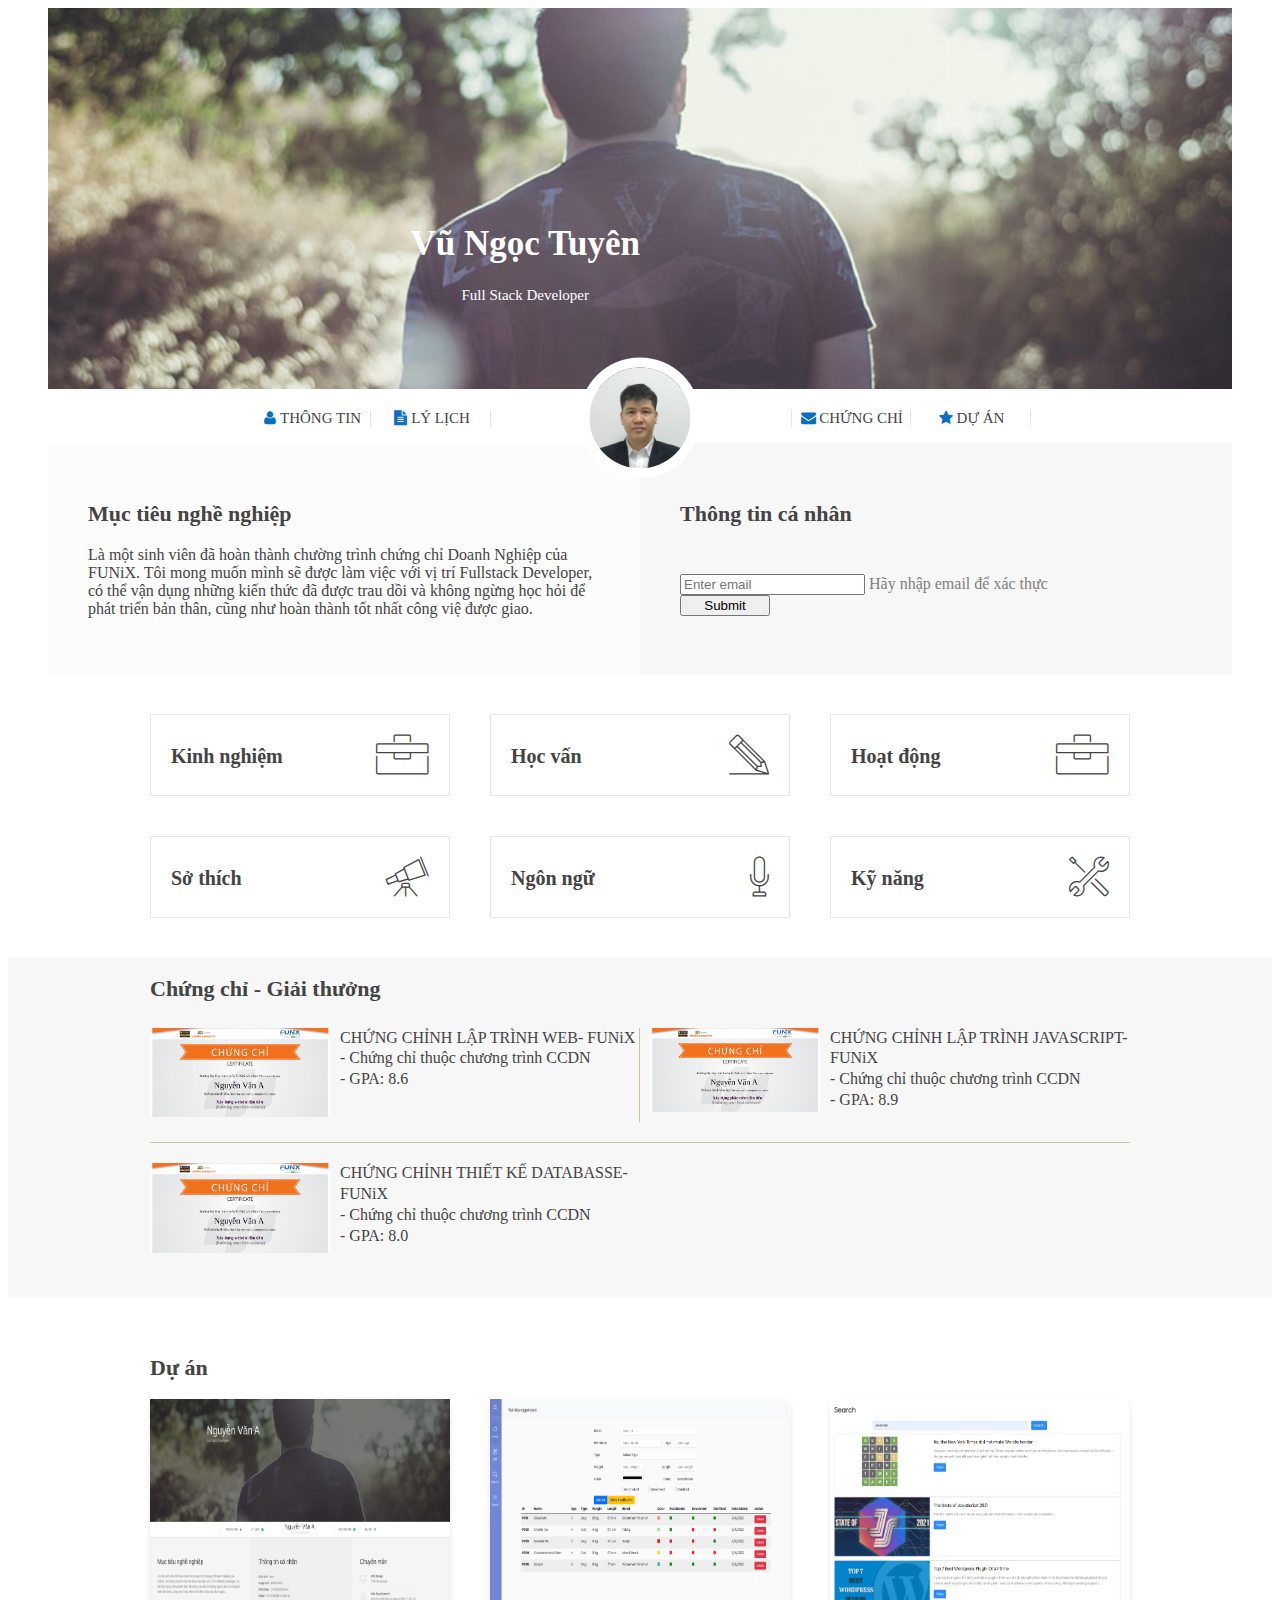
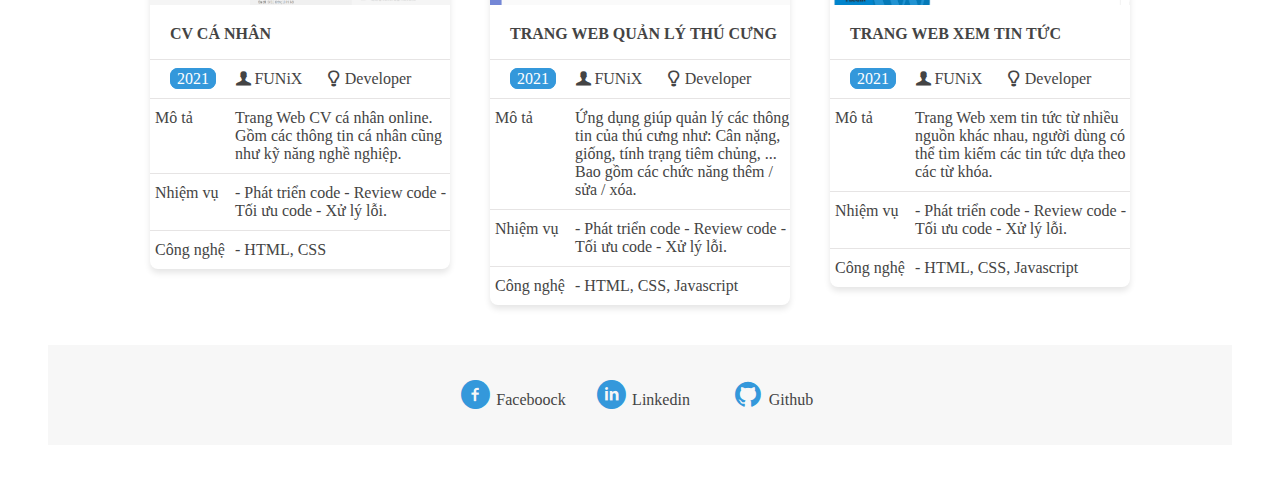
<file: index.html>
<!DOCTYPE html>
<html lang="en">
  <head>
    <meta charset="UTF-8" />
    <meta http-equiv="X-UA-Compatible" content="IE=edge" />
    <meta name="viewport" content="width=device-width, initial-scale=1.0" />
    <link
      href="https://cdn.jsdelivr.net/npm/bootstrap@5.0.2/dist/css/bootstrap.min.css"
      rel="stylesheet"
      integrity="sha384-EVSTQN3/azprG1Anm3QDgpJLIm9Nao0Yz1ztcQTwFspd3yD65VohhpuuCOmLASjC"
      crossorigin="anonymous"
    />
    <link rel="stylesheet" href="./css/font.css" />

    <link rel="stylesheet" href="./css/laptop.css" />
    <link rel="stylesheet" href="./css/tablet.css" />
    <link rel="stylesheet" href="./css/mobile.css" />
    <title>Assignment03</title>
  </head>
  <body>
    <div class="banner">
      <img src= ./images/banner.jpg alt="Snow" style="width: 100%;" />
      <div class="name-fullstack">
        <h1 class="name">Vũ Ngọc Tuyên</h1>
        <div class="fullstack">Full Stack Developer</div>
      </div>
    </div>
    <div class="icon">
      <div class="cotdau"></div>
      <div class="thongtin">
        <a href="" target="_blank"><i class="icon-user"></i>THÔNG TIN</a>
      </div>
      <div class="lylich">
        <a href="" target="_blank"><i class="icon-doc-text-inv"></i>LÝ LỊCH</a>
      </div>
      <div>
        <div class="hovaten"></div>
        <div class="fullstack1"></div>
      </div>
      <div class="chungchi">
        <a href="" target="_blank"><i class="icon-mail-alt"></i>CHỨNG CHỈ</a>
      </div>
      <div class="duan">
        <a href="" target="_blank"><i class="icon-star-1"></i>DỰ ÁN</a>
      </div>
      <div class="cotcuoi"></div>

      <img
        class="avatar"
        src="./images/default-avatar.jpg"
        alt="avata"
        style="width: 8%"
      />
    </div>
    <div class="muctieu-thongtin">
      <div class="muctieu">
        <h2>Mục tiêu nghề nghiệp</h2>
        <p>
          Là một sinh viên đã hoàn thành chường trình chứng chỉ Doanh Nghiệp của
          FUNiX. Tôi mong muốn mình sẽ được làm việc với vị trí Fullstack
          Developer, có thể vận dụng những kiến thức đã được trau dồi và không
          ngừng học hỏi để phát triển bản thân, cũng như hoàn thành tốt nhất
          công việ được giao.
        </p>
      </div>
      <div class="thongtincanhan">
        <h2 class="thongtincn">Thông tin cá nhân</h2>
        <div class="thongtincn1">
          <div class="thongtin1">
            <p>Giới tính: Nam</p>
            <p>Ngày sinh: 21/12/1982</p>
            <p>Điện thoại: (+84) 984663839</p>
            <p>Email: tuyenvnFX77233@funix.edu.vn</p>
            <p>Địa chỉ: Tổ 8, Long Biên, Hà Nội, Việt Nam</p>
            <p>Webside: http://127.0.0.1:5500/index.html</p>
          </div>

          <div class="iconttcn">
            <a href="" target="_blank"><i class="icon-twitter"></i></a>
            <a href="" target="_blank"><i class="icon-facebook"></i></a>
            <a href="" target="_blank"><i class="icon-gplus"></i></a>
            <a href="" target="_blank"><i class="icon-linkedin"></i></a>
          </div>
        </div>
        <div class="thongtincn2">
          <form style="max-width: 1200px; margin: 0 auto">
            <input
              type="email"
              class="form-control"
              id="email"
              name="email"
              placeholder="Enter email"
              required
            />
            <label for="email" class="form-label" style="color: #817e7e"
              >Hãy nhập email để xác thực</label
            >
          </form>
          <button
            type="submit"
            class="btn btn-primary"
            id="submitBtn"
            style="width: 90px"
          >
            Submit
          </button>
        </div>
      </div>
    </div>
    <div class="profile">
      <div class="kinhnghiem">
        <h3 class="kinhnghiem1">Kinh nghiệm</h3>
        <i class="ic-toolbox"></i>
        <button class="view-more-btn-kinhnghiem">▼ View More</button>
        <button class="view-less-btn-kinhnghiem">▼ View Less</button>
        <ul class="kinhnghiem2">
          <li>
            <strong>Giám đốc - Công ty TNHH TM và DV AUTO PT</strong><br />
            <i
              >02/2023 -
              <span class="highlight" style="color: white">Hiện tại</span></i
            ><br /><br />
            - Chịu trách nhiệm cho tình hình kinh doanh phụ tùng trên các kênh
            bán hàng online (Fanpage, Website, App, Sàn TMĐT).<br />
            - Xây dựng chiến lược kinh doanh, sản phẩm, thị trường, và truyền
            thông; phát triển các kênh bán hàng online và thực hiện các chiến
            dịch bán hàng, chương trình khuyến mãi.<br />
            - Quản lý, phát triển các kênh bán hàng, mạng xã hội và công cụ
            tương tác trực tuyến với khách hàng.<br />
          </li>

          <li>
            <strong>Trưởng phòng - Công ty Vinfast Việt Vam</strong><br />
            <i>07/2021 - 01/2023</i><br /><br />
            - Thẩm định danh sách phụ tùng kho, đánh giá kênh cung cấp từ các
            nhà sản xuất/nhập khẩu, và xây dựng quy trình nhập khẩu/mua bán.<br />
            - Kiểm soát cập nhật thông tin phụ tùng lên hệ thống, duy trì mức
            tồn kho tối ưu, và đảm bảo tỷ lệ cung ứng phụ tùng cho khách hàng và
            Showroom trên toàn quốc.<br />
            - Giám sát và quản lý quy trình đặt hàng, giao nhận, xử lý bất
            thường, và theo dõi doanh thu bán hàng và tỷ lệ cung ứng.<br />
          </li>
        </ul>
      </div>
      <div class="hocvan">
        <h3 class="hocvan1">Học vấn</h3>
        <i class="ic-pencil"></i>
        <button class="view-more-btn-hocvan">▼ View More</button>
        <button class="view-less-btn-hocvan">▼ View Less</button>
        <ul class="hocvan2">
          <li>
            <strong>FUNiX</strong><br />
            <i>10/2022 - 05/2026</i><br /><br />
            - Tốt nghiệp chứng chỉ doanh nghiệp nhánh Fullstack.<br />
            - GPA: 9/10<br />
          </li>
          <li>
            <strong> Kỹ sư - ĐH Giao Thông Vận Tải Hà Nội </strong><br />
            <i>09/2001 - 05/2006</i><br /><br />
            - Chuyên ngành: Kỹ thuật Ô tô.<br />
            - GPA: 7.5/10<br />
          </li>
        </ul>
      </div>
      <div class="hoatdong">
        <h3 class="hoatdong1">Hoạt động</h3>
        <i class="ic-toolbox"></i>
        <button class="view-more-btn-hoatdong">▼ View More</button>
        <button class="view-less-btn-hoatdong">▼ View Less</button>
        <ul class="hoatdong2">
          <li>
            <strong>Câu lạc bộ Z</strong><br />
            <i>01/2018 - 09/2019</i><br /><br />
            - Trưởng ban chuyên môn.<br />
          </li>
          <li>
            <strong>Ban chấp hành công đoàn Công ty LD Toyota Giải Phóng</strong
            ><br />
            <i>08/2023 - 08/2025</i><br /><br />
            - Tham gia tặng quà cho trẻ em vùng cao nhân dịp công ty thực hiện
            trương trình Mobileservice tại TP Lào Cai, TP Yên Bái và các tỉnh
            Tây Bắc.<br />
            - Tổ chức vận động các đoàn viên tham gia phong trào của công ty
            cũng như các hoạt động của địa phương.<br />
          </li>
        </ul>
      </div>
      <div class="sothich">
        <div class="sothich1">
          <h3 class="tentieude">Sở thích</h3>
          <i class="ic-telescope"></i>
        </div>
        <div class="sothich2">
          <div class="item-sothich-1">
            <i class="ic-megaphone"></i>
            <div class="node-sothich">Âm nhạc</div>
          </div>

          <div class="item-sothich-2">
            <i class="ic-strategy"></i>
            <div class="node-sothich">Chơi game</div>
          </div>

          <div class="item-sothich-3">
            <i class="ic-hotairballoon"></i>
            <div class="node-sothich">Du lịch</div>
          </div>

          <div class="item-sothich-4">
            <i class="ic-basket"></i>
            <div class="node-sothich">Nấu ăn</div>
          </div>
        </div>
        <button class="view-more-btn-sothich">▼ View More</button>
        <button class="view-less-btn-sothich">▼ View Less</button>
      </div>
      <div class="ngonngu">
        <h3 class="ngonngu1">Ngôn ngữ</h3>
        <i class="ic-mic"></i>
        <button class="view-more-btn-ngonngu">▼ View More</button>
        <button class="view-less-btn-ngonngu">▼ View Less</button>
        <div class="ngonngu2">
          <div class="tienganh">Tiếng Anh - IELTS 7.0</div>
          <div class="lines">
            <div class="line1"></div>
            <div class="line1"></div>
            <div class="line2"></div>
            <div class="line2"></div>
            <div class="line2"></div>
          </div>
          <div class="tiengnhat">Tiếng Nhật - JLPT N4</div>
          <div class="lines">
            <div class="line1"></div>
            <div class="line2"></div>
            <div class="line2"></div>
            <div class="line2"></div>
            <div class="line2"></div>
          </div>
        </div>
      </div>
      <div class="kynang">
        <h3 class="kynang1">Kỹ năng</h3>
        <i class="ic-tools-2"></i>

        <div class="kynang2">
          <div class="html">HTML/CSS: Fundamental</div>
          <div class="lines">
            <div class="line1"></div>
            <div class="line2"></div>
            <div class="line2"></div>
            <div class="line2"></div>
            <div class="line2"></div>
          </div>

          <div class="java">Javascript: Intermediate</div>
          <div class="lines">
            <div class="line1"></div>
            <div class="line1"></div>
            <div class="line2"></div>
            <div class="line2"></div>
            <div class="line2"></div>
          </div>
          <div class="node">NodeJS: Intermediate</div>
          <div class="lines">
            <div class="line1"></div>
            <div class="line1"></div>
            <div class="line2"></div>
            <div class="line2"></div>
            <div class="line2"></div>
          </div>
          <div class="boot">Bootstrap 5: Fundamental</div>
          <div class="lines">
            <div class="line1"></div>
            <div class="line2"></div>
            <div class="line2"></div>
            <div class="line2"></div>
            <div class="line2"></div>
          </div>
        </div>
        <button class="view-more-btn-kynang">▼ View More</button>
        <button class="view-less-btn-kynang">▼ View Less</button>
      </div>
    </div>
    <div class="chungchi-giaithuong">
      <div class="chungchi-giaithuong1"><h2>Chứng chỉ - Giải thưởng</h2></div>
      <div class="img1">
        <img src="./images/Cert_DBI.png" alt="Cert_DBI" style="width: 100%" />
      </div>
      <div class="chungchi1" style="line-height: 1.3">
        CHỨNG CHỈNH LẬP TRÌNH WEB- FUNiX<br />
        - Chứng chỉ thuộc chương trình CCDN<br />
        - GPA: 8.6
      </div>
      <div class="img2">
        <img src="./images/Cert_PRF.png" alt="Cert_PRF" style="width: 100%" />
      </div>
      <div class="chungchi2" style="line-height: 1.3">
        CHỨNG CHỈNH LẬP TRÌNH JAVASCRIPT- FUNiX<br />
        - Chứng chỉ thuộc chương trình CCDN<br />
        - GPA: 8.9
      </div>

      <div class="img3">
        <img src="./images/Cert_WEB.png" alt="Cert_WEB" style="width: 100%" />
      </div>
      <div class="chungchi3" style="line-height: 1.3">
        CHỨNG CHỈNH THIẾT KẾ DATABASSE- FUNiX<br />
        - Chứng chỉ thuộc chương trình CCDN<br />
        - GPA: 8.0
      </div>
      <div class="img4"></div>
      <div class="chungchi4"></div>
    </div>
    <div class="du-an">
      <h2 class="du-an1">Dự án</h2>
      <div class="cvcanhan">
        <a href="./digital-cv.html" class="click" target="_blank">
          <img
            src="./images/project_1.png"
            alt="project_1"
            style="width: 100%"
          />
          <h3 class="cvcanhan1">CV CÁ NHÂN</h3>
          <div class="funix1">
            <span class="highlight" style="color: white">2021</span>
            &nbsp&nbsp&nbsp<i class="icon-user-1"></i>FUNiX &nbsp&nbsp&nbsp
            <i class="icon-lamp"></i>Developer
          </div>
          <div class="mota1">
            <div class="mota11">Mô tả</div>
            <div class="mota12">
              Trang Web CV cá nhân online. Gồm các thông tin cá nhân cũng như kỹ
              năng nghề nghiệp.
            </div>
          </div>
          <div class="nhiemvu1">
            <div class="nhiemvu11">Nhiệm vụ</div>
            <div class="nhiemvu12">
              - Phát triển code - Review code - Tối ưu code - Xử lý lỗi.
            </div>
          </div>
          <div class="congnghe1">
            <div class="congnghe11">Công nghệ</div>
            <div class="congnghe12">- HTML, CSS</div>
          </div></a
        >
      </div>

      <div class="webthucung">
        <a href="./digital-web-thucung.html" class="click" target="_blank">
          <img
            src="./images/project_2.png"
            alt="project_2"
            style="width: 100%"
          />
          <h3 class="cvcanhan1">TRANG WEB QUẢN LÝ THÚ CƯNG</h3>
          <div class="funix1">
            <span class="highlight" style="color: white">2021</span>
            &nbsp&nbsp&nbsp<i class="icon-user-1"></i>FUNiX &nbsp&nbsp&nbsp
            <i class="icon-lamp"></i>Developer
          </div>
          <div class="mota1">
            <div class="mota11">Mô tả</div>
            <div class="mota12">
              Ứng dụng giúp quản lý các thông tin của thú cưng như: Cân nặng,
              giống, tính trạng tiêm chủng, ... Bao gồm các chức năng thêm / sửa
              / xóa.
            </div>
          </div>
          <div class="nhiemvu1">
            <div class="nhiemvu11">Nhiệm vụ</div>
            <div class="nhiemvu12">
              - Phát triển code - Review code - Tối ưu code - Xử lý lỗi.
            </div>
          </div>
          <div class="congnghe1">
            <div class="congnghe11">Công nghệ</div>
            <div class="congnghe12">- HTML, CSS, Javascript</div>
          </div>
        </a>
      </div>

      <div class="webtintuc">
        <a href="./digital-web-thucung.html" class="click" target="_blank">
          <img
            src="./images/project_3.png"
            alt="project_3"
            style="width: 100%"
          />
          <h3 class="cvcanhan1">TRANG WEB XEM TIN TỨC</h3>
          <div class="funix1">
            <span class="highlight" style="color: white">2021</span>
            &nbsp&nbsp&nbsp<i class="icon-user-1"></i>FUNiX &nbsp&nbsp&nbsp
            <i class="icon-lamp"></i>Developer
          </div>
          <div class="mota1">
            <div class="mota11">Mô tả</div>
            <div class="mota12">
              Trang Web xem tin tức từ nhiều nguồn khác nhau, người dùng có thể
              tìm kiếm các tin tức dựa theo các từ khóa.
            </div>
          </div>
          <div class="nhiemvu1">
            <div class="nhiemvu11">Nhiệm vụ</div>
            <div class="nhiemvu12">
              - Phát triển code - Review code - Tối ưu code - Xử lý lỗi.
            </div>
          </div>
          <div class="congnghe1">
            <div class="congnghe11">Công nghệ</div>
            <div class="congnghe12">- HTML, CSS, Javascript</div>
          </div></a
        >
      </div>
    </div>
    <script src="./script.js"></script>
  </body>
  <footer class="thongtinlh">
    <div class="face">
      <a href="" target="_blank"
        ><i class="icon-facebook-circled"></i>Faceboock</a
      >
    </div>

    <div class="link">
      <a href="" target="_blank"
        ><i class="icon-linkedin-circled"></i>Linkedin</a
      >
    </div>
    <div class="github">
      <a href="" target="_blank"><i class="icon-github-circled"></i>Github</a>
    </div>
  </footer>
</html>
</file>
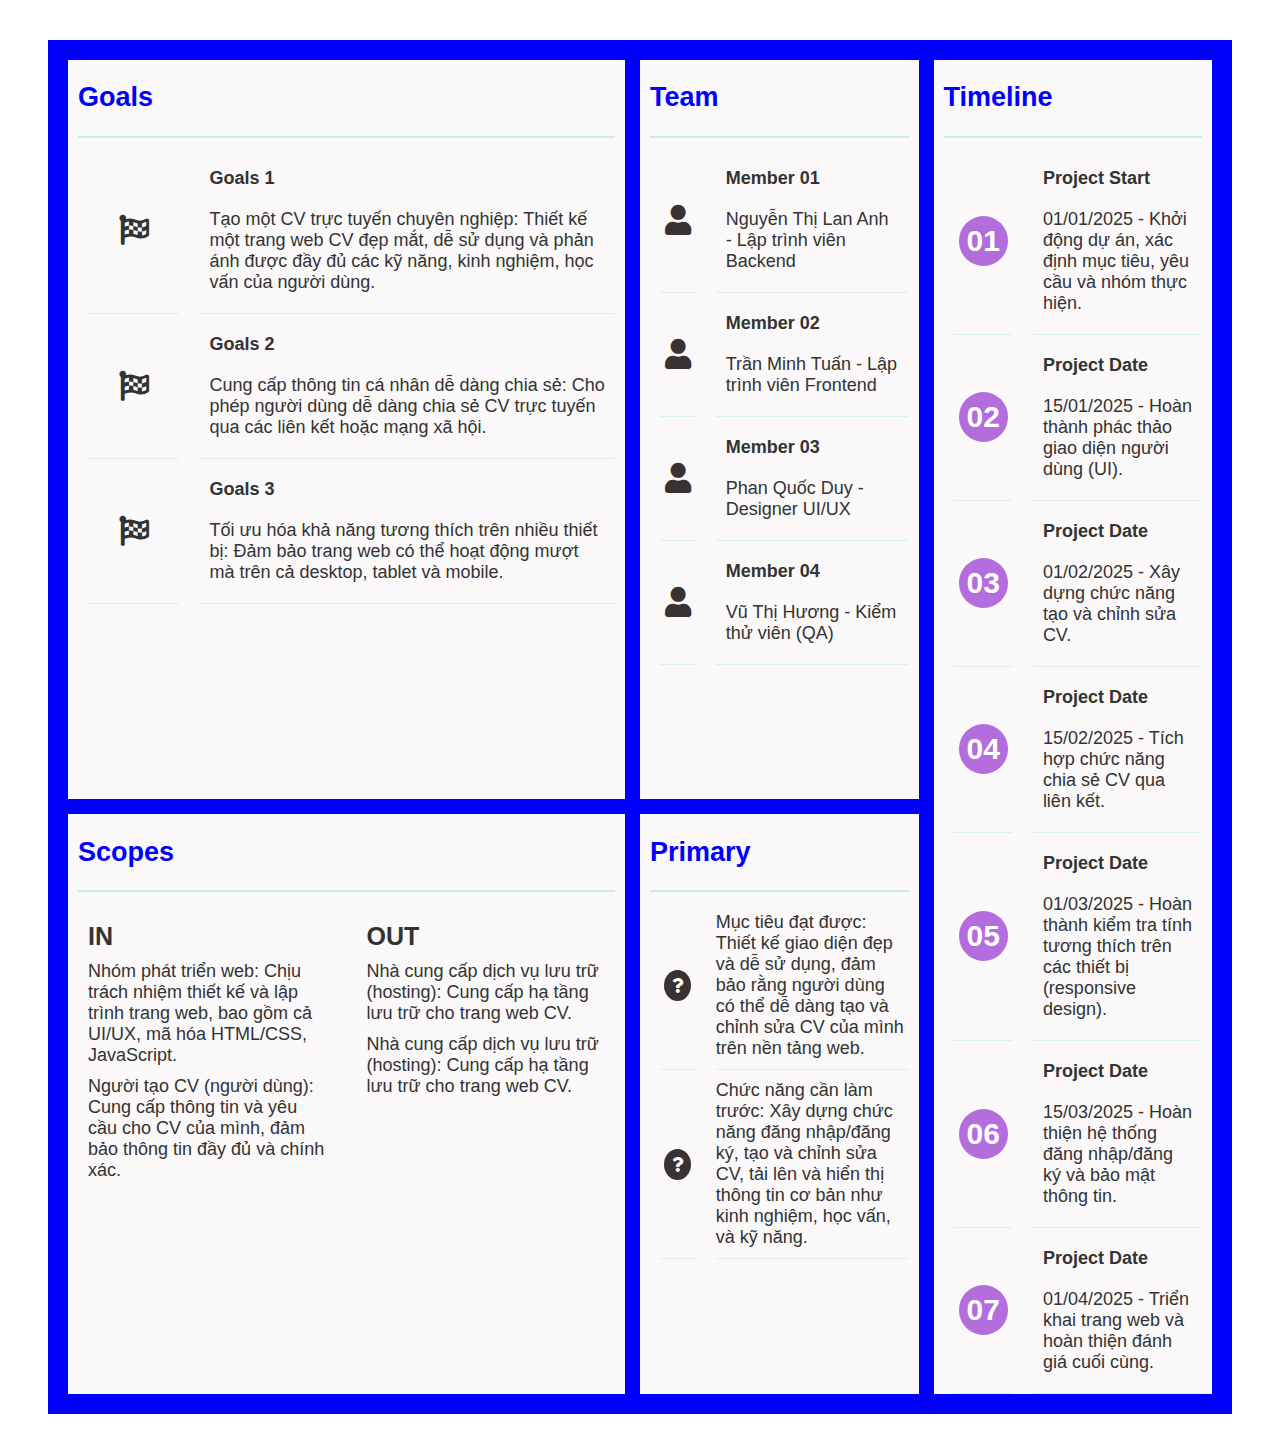
<file: digital-cv.html>
<!DOCTYPE html>
<html lang="en">
  <head>
    <meta charset="UTF-8" />
    <meta name="viewport" content="width=device-width, initial-scale=1.0" />

    <link rel="stylesheet" href="./laptop-digital-cv.css" />
    <link rel="stylesheet" href="./table-mobile-digital-cv.css" />

    <link
      href="https://cdnjs.cloudflare.com/ajax/libs/font-awesome/5.15.4/css/all.min.css"
      rel="stylesheet"
    />

    <title>Trang Web CV cá nhân</title>
  </head>
  <body>
    <div class="container">
      <section class="goals">
        <div class="tieu-de">
          <h2>Goals</h2>
        </div>
        <div class="noi-dung-goals">
          <div class="icon">
            <i class="fas fa-flag-checkered" style="font-size: 30px"></i>
          </div>
          <div class="noidung">
            <p><strong>Goals 1</strong></p>
            <p>
              Tạo một CV trực tuyến chuyên nghiệp: Thiết kế một trang web CV đẹp
              mắt, dễ sử dụng và phản ánh được đầy đủ các kỹ năng, kinh nghiệm,
              học vấn của người dùng.
            </p>
          </div>
          <div class="icon">
            <i class="fas fa-flag-checkered" style="font-size: 30px"></i>
          </div>
          <div class="noidung">
            <p><strong>Goals 2</strong></p>
            <p>
              Cung cấp thông tin cá nhân dễ dàng chia sẻ: Cho phép người dùng dễ
              dàng chia sẻ CV trực tuyến qua các liên kết hoặc mạng xã hội.
            </p>
          </div>
          <div class="icon">
            <i class="fas fa-flag-checkered" style="font-size: 30px"></i>
          </div>
          <div class="noidung">
            <p><strong>Goals 3</strong></p>
            <p>
              Tối ưu hóa khả năng tương thích trên nhiều thiết bị: Đảm bảo trang
              web có thể hoạt động mượt mà trên cả desktop, tablet và mobile.
            </p>
          </div>
        </div>
      </section>
      <section class="scopes">
        <div class="tieu-de">
          <h2>Scopes</h2>
        </div>
        <div class="noi-dung-scopes">
          <div class="noi-dung-scopes-1">
            <p style="font-size: 25px"><strong>IN</strong></p>
            <p>
              Nhóm phát triển web: Chịu trách nhiệm thiết kế và lập trình trang
              web, bao gồm cả UI/UX, mã hóa HTML/CSS, JavaScript.
            </p>
            <p>
              Người tạo CV (người dùng): Cung cấp thông tin và yêu cầu cho CV
              của mình, đảm bảo thông tin đầy đủ và chính xác.
            </p>
          </div>
          <div class="noi-dung-scopes-1">
            <p style="font-size: 25px"><strong>OUT</strong></p>
            <p>
              Nhà cung cấp dịch vụ lưu trữ (hosting): Cung cấp hạ tầng lưu trữ
              cho trang web CV.
            </p>
            <p>
              Nhà cung cấp dịch vụ lưu trữ (hosting): Cung cấp hạ tầng lưu trữ
              cho trang web CV.
            </p>
          </div>
        </div>
      </section>
      <section class="team">
        <div class="tieu-de">
          <h2>Team</h2>
        </div>
        <div class="noi-dung-team">
          <div class="icon">
            <i
              class="fas fa-user"
              style="color: rgb(58, 50, 50); font-size: 30px"
            ></i>
          </div>
          <div class="noidung">
            <p><strong>Member 01</strong></p>
            <p>Nguyễn Thị Lan Anh - Lập trình viên Backend</p>
          </div>
          <div class="icon">
            <i
              class="fas fa-user"
              style="color: rgb(58, 50, 50); font-size: 30px"
            ></i>
          </div>
          <div class="noidung">
            <p><strong>Member 02</strong></p>
            <p>Trần Minh Tuấn - Lập trình viên Frontend</p>
          </div>
          <div class="icon">
            <i
              class="fas fa-user"
              style="color: rgb(58, 50, 50); font-size: 30px"
            ></i>
          </div>
          <div class="noidung">
            <p><strong>Member 03</strong></p>
            <p>Phan Quốc Duy - Designer UI/UX</p>
          </div>
          <div class="icon">
            <i
              class="fas fa-user"
              style="color: rgb(58, 50, 50); font-size: 30px"
            ></i>
          </div>
          <div class="noidung">
            <p><strong>Member 04</strong></p>
            <p>Vũ Thị Hương - Kiểm thử viên (QA)</p>
          </div>
        </div>
      </section>
      <section class="primary">
        <div class="tieu-de">
          <h2>Primary</h2>
        </div>
        <div class="noi-dung-primary">
          <div class="icon">
            <i
              class="fas fa-question question-icon"
              style="font-size: 15px"
            ></i>
          </div>
          <div class="noidung">
            Mục tiêu đạt được: Thiết kế giao diện đẹp và dễ sử dụng, đảm bảo
            rằng người dùng có thể dễ dàng tạo và chỉnh sửa CV của mình trên nền
            tảng web.
          </div>
          <div class="icon">
            <i
              class="fas fa-question question-icon"
              style="font-size: 15px"
            ></i>
          </div>
          <div class="noidung">
            Chức năng cần làm trước: Xây dựng chức năng đăng nhập/đăng ký, tạo
            và chỉnh sửa CV, tải lên và hiển thị thông tin cơ bản như kinh
            nghiệm, học vấn, và kỹ năng.
          </div>
        </div>
      </section>
      <section class="timeline">
        <div class="tieu-de">
          <h2>Timeline</h2>
        </div>
        <div class="noi-dung-timeline">
          <div class="icon-1">
            <div class="number-icon">
              <strong>01</strong>
            </div>
          </div>
          <div class="noidung">
            <p><strong>Project Start</strong></p>
            <p>
              01/01/2025 - Khởi động dự án, xác định mục tiêu, yêu cầu và nhóm
              thực hiện.
            </p>
          </div>
          <div class="icon-1">
            <div class="number-icon">
              <strong>02</strong>
            </div>
          </div>
          <div class="noidung">
            <p><strong>Project Date</strong></p>
            <p>15/01/2025 - Hoàn thành phác thảo giao diện người dùng (UI).</p>
          </div>
          <div class="icon-1">
            <div class="number-icon">
              <strong>03</strong>
            </div>
          </div>
          <div class="noidung">
            <p><strong>Project Date</strong></p>
            <p>01/02/2025 - Xây dựng chức năng tạo và chỉnh sửa CV.</p>
          </div>
          <div class="icon-1">
            <div class="number-icon">
              <strong>04</strong>
            </div>
          </div>
          <div class="noidung">
            <p><strong>Project Date</strong></p>
            <p>15/02/2025 - Tích hợp chức năng chia sẻ CV qua liên kết.</p>
          </div>
          <div class="icon-1">
            <div class="number-icon">
              <strong>05</strong>
            </div>
          </div>
          <div class="noidung">
            <p><strong>Project Date</strong></p>
            <p>
              01/03/2025 - Hoàn thành kiểm tra tính tương thích trên các thiết
              bị (responsive design).
            </p>
          </div>
          <div class="icon-1">
            <div class="number-icon">
              <strong>06</strong>
            </div>
          </div>
          <div class="noidung">
            <p><strong>Project Date</strong></p>
            <p>
              15/03/2025 - Hoàn thiện hệ thống đăng nhập/đăng ký và bảo mật
              thông tin.
            </p>
          </div>
          <div class="icon-1">
            <div class="number-icon">
              <strong>07</strong>
            </div>
          </div>
          <div class="noidung">
            <p><strong>Project Date</strong></p>
            <p>
              01/04/2025 - Triển khai trang web và hoàn thiện đánh giá cuối
              cùng.
            </p>
          </div>
        </div>
      </section>
    </div>
  </body>
</html>
</file>
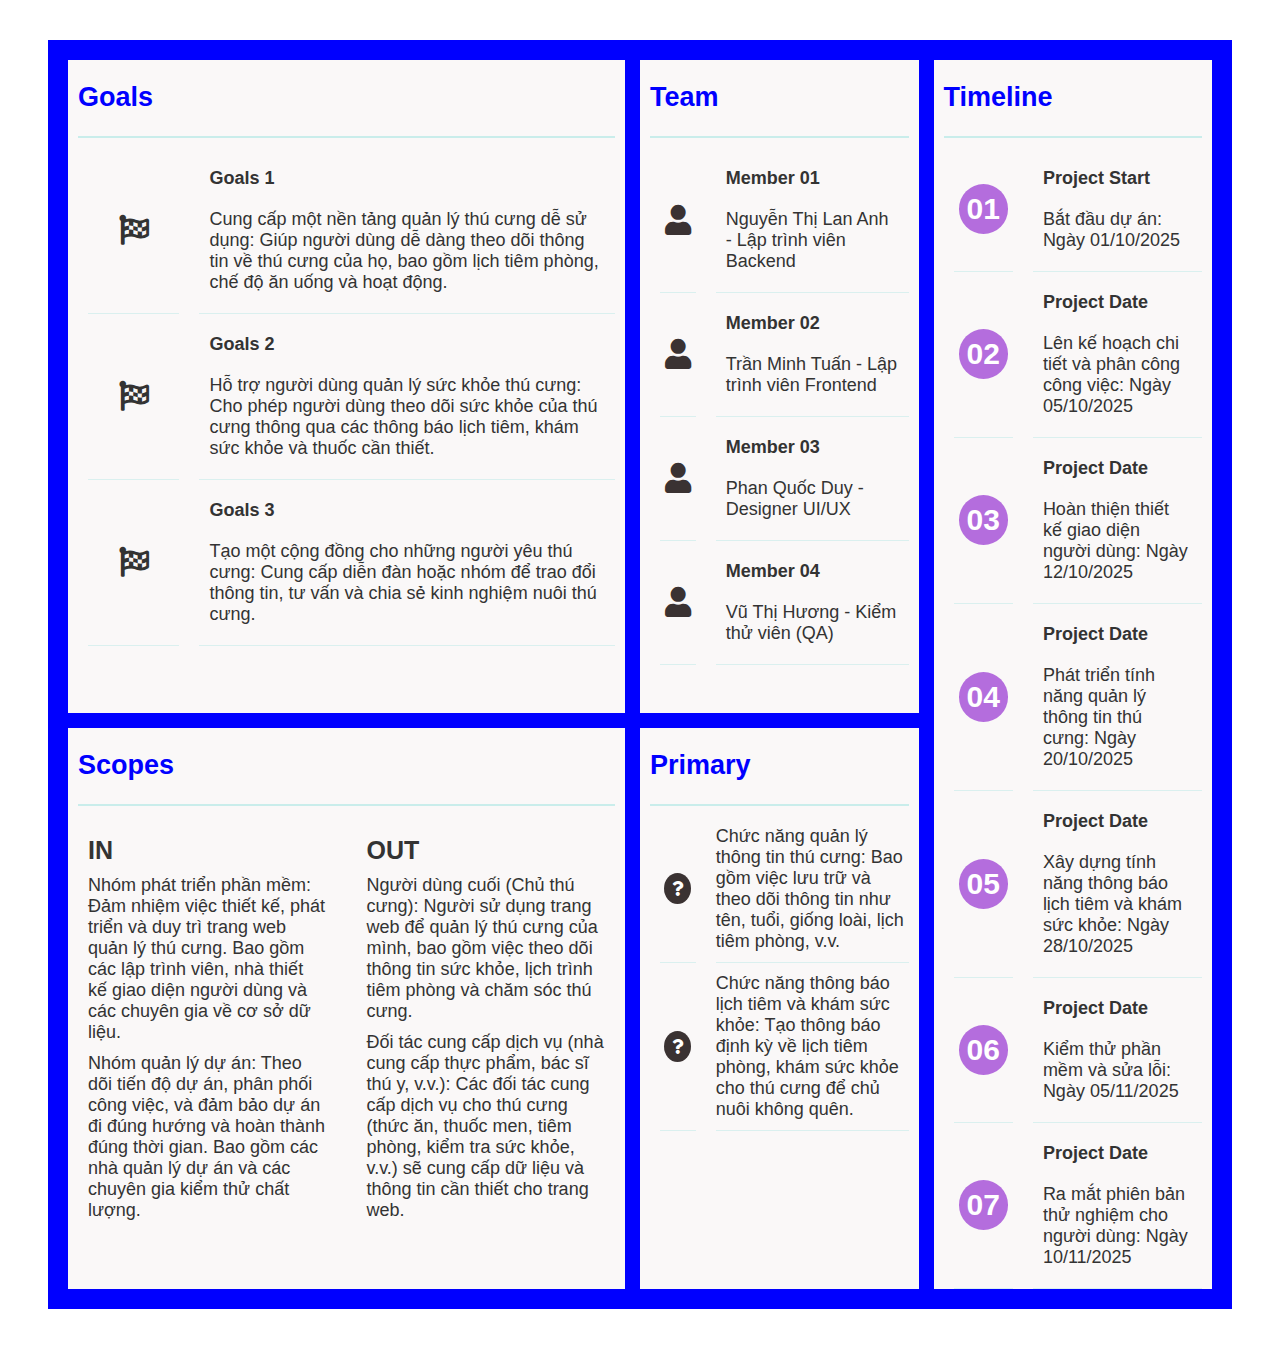
<file: digital-web-thucung.html>
<!DOCTYPE html>
<html lang="en">
  <head>
    <meta charset="UTF-8" />
    <meta name="viewport" content="width=device-width, initial-scale=1.0" />

    <link rel="stylesheet" href="./laptop-digital-cv.css" />
    <link rel="stylesheet" href="./table-mobile-digital-cv.css" />

    <link
      href="https://cdnjs.cloudflare.com/ajax/libs/font-awesome/5.15.4/css/all.min.css"
      rel="stylesheet"
    />

    <title>Trang Web quản lý thú cưng</title>
  </head>
  <body>
    <div class="container">
      <section class="goals">
        <div class="tieu-de">
          <h2>Goals</h2>
        </div>
        <div class="noi-dung-goals">
          <div class="icon">
            <i class="fas fa-flag-checkered" style="font-size: 30px"></i>
          </div>
          <div class="noidung">
            <p><strong>Goals 1</strong></p>
            <p>
              Cung cấp một nền tảng quản lý thú cưng dễ sử dụng: Giúp người dùng
              dễ dàng theo dõi thông tin về thú cưng của họ, bao gồm lịch tiêm
              phòng, chế độ ăn uống và hoạt động.
            </p>
          </div>
          <div class="icon">
            <i class="fas fa-flag-checkered" style="font-size: 30px"></i>
          </div>
          <div class="noidung">
            <p><strong>Goals 2</strong></p>
            <p>
              Hỗ trợ người dùng quản lý sức khỏe thú cưng: Cho phép người dùng
              theo dõi sức khỏe của thú cưng thông qua các thông báo lịch tiêm,
              khám sức khỏe và thuốc cần thiết.
            </p>
          </div>
          <div class="icon">
            <i class="fas fa-flag-checkered" style="font-size: 30px"></i>
          </div>
          <div class="noidung">
            <p><strong>Goals 3</strong></p>
            <p>
              Tạo một cộng đồng cho những người yêu thú cưng: Cung cấp diễn đàn
              hoặc nhóm để trao đổi thông tin, tư vấn và chia sẻ kinh nghiệm
              nuôi thú cưng.
            </p>
          </div>
        </div>
      </section>
      <section class="scopes">
        <div class="tieu-de">
          <h2>Scopes</h2>
        </div>
        <div class="noi-dung-scopes">
          <div class="noi-dung-scopes-1">
            <p style="font-size: 25px"><strong>IN</strong></p>
            <p>
              Nhóm phát triển phần mềm: Đảm nhiệm việc thiết kế, phát triển và
              duy trì trang web quản lý thú cưng. Bao gồm các lập trình viên,
              nhà thiết kế giao diện người dùng và các chuyên gia về cơ sở dữ
              liệu.
            </p>
            <p>
              Nhóm quản lý dự án: Theo dõi tiến độ dự án, phân phối công việc,
              và đảm bảo dự án đi đúng hướng và hoàn thành đúng thời gian. Bao
              gồm các nhà quản lý dự án và các chuyên gia kiểm thử chất lượng.
            </p>
          </div>
          <div class="noi-dung-scopes-1">
            <p style="font-size: 25px"><strong>OUT</strong></p>
            <p>
              Người dùng cuối (Chủ thú cưng): Người sử dụng trang web để quản lý
              thú cưng của mình, bao gồm việc theo dõi thông tin sức khỏe, lịch
              trình tiêm phòng và chăm sóc thú cưng.
            </p>
            <p>
              Đối tác cung cấp dịch vụ (nhà cung cấp thực phẩm, bác sĩ thú y,
              v.v.): Các đối tác cung cấp dịch vụ cho thú cưng (thức ăn, thuốc
              men, tiêm phòng, kiểm tra sức khỏe, v.v.) sẽ cung cấp dữ liệu và
              thông tin cần thiết cho trang web.
            </p>
          </div>
        </div>
      </section>
      <section class="team">
        <div class="tieu-de">
          <h2>Team</h2>
        </div>
        <div class="noi-dung-team">
          <div class="icon">
            <i
              class="fas fa-user"
              style="color: rgb(58, 50, 50); font-size: 30px"
            ></i>
          </div>
          <div class="noidung">
            <p><strong>Member 01</strong></p>
            <p>Nguyễn Thị Lan Anh - Lập trình viên Backend</p>
          </div>
          <div class="icon">
            <i
              class="fas fa-user"
              style="color: rgb(58, 50, 50); font-size: 30px"
            ></i>
          </div>
          <div class="noidung">
            <p><strong>Member 02</strong></p>
            <p>Trần Minh Tuấn - Lập trình viên Frontend</p>
          </div>
          <div class="icon">
            <i
              class="fas fa-user"
              style="color: rgb(58, 50, 50); font-size: 30px"
            ></i>
          </div>
          <div class="noidung">
            <p><strong>Member 03</strong></p>
            <p>Phan Quốc Duy - Designer UI/UX</p>
          </div>
          <div class="icon">
            <i
              class="fas fa-user"
              style="color: rgb(58, 50, 50); font-size: 30px"
            ></i>
          </div>
          <div class="noidung">
            <p><strong>Member 04</strong></p>
            <p>Vũ Thị Hương - Kiểm thử viên (QA)</p>
          </div>
        </div>
      </section>
      <section class="primary">
        <div class="tieu-de">
          <h2>Primary</h2>
        </div>
        <div class="noi-dung-primary">
          <div class="icon">
            <i
              class="fas fa-question question-icon"
              style="font-size: 15px"
            ></i>
          </div>
          <div class="noidung">
            Chức năng quản lý thông tin thú cưng: Bao gồm việc lưu trữ và theo
            dõi thông tin như tên, tuổi, giống loài, lịch tiêm phòng, v.v.
          </div>
          <div class="icon">
            <i
              class="fas fa-question question-icon"
              style="font-size: 15px"
            ></i>
          </div>
          <div class="noidung">
            Chức năng thông báo lịch tiêm và khám sức khỏe: Tạo thông báo định
            kỳ về lịch tiêm phòng, khám sức khỏe cho thú cưng để chủ nuôi không
            quên.
          </div>
        </div>
      </section>
      <section class="timeline">
        <div class="tieu-de">
          <h2>Timeline</h2>
        </div>
        <div class="noi-dung-timeline">
          <div class="icon-1">
            <div class="number-icon">
              <strong>01</strong>
            </div>
          </div>
          <div class="noidung">
            <p><strong>Project Start</strong></p>
            <p>Bắt đầu dự án: Ngày 01/10/2025</p>
          </div>
          <div class="icon-1">
            <div class="number-icon">
              <strong>02</strong>
            </div>
          </div>
          <div class="noidung">
            <p><strong>Project Date</strong></p>
            <p>Lên kế hoạch chi tiết và phân công công việc: Ngày 05/10/2025</p>
          </div>
          <div class="icon-1">
            <div class="number-icon">
              <strong>03</strong>
            </div>
          </div>
          <div class="noidung">
            <p><strong>Project Date</strong></p>
            <p>Hoàn thiện thiết kế giao diện người dùng: Ngày 12/10/2025</p>
          </div>
          <div class="icon-1">
            <div class="number-icon">
              <strong>04</strong>
            </div>
          </div>
          <div class="noidung">
            <p><strong>Project Date</strong></p>
            <p>
              Phát triển tính năng quản lý thông tin thú cưng: Ngày 20/10/2025
            </p>
          </div>
          <div class="icon-1">
            <div class="number-icon">
              <strong>05</strong>
            </div>
          </div>
          <div class="noidung">
            <p><strong>Project Date</strong></p>
            <p>
              Xây dựng tính năng thông báo lịch tiêm và khám sức khỏe: Ngày
              28/10/2025
            </p>
          </div>
          <div class="icon-1">
            <div class="number-icon">
              <strong>06</strong>
            </div>
          </div>
          <div class="noidung">
            <p><strong>Project Date</strong></p>
            <p>Kiểm thử phần mềm và sửa lỗi: Ngày 05/11/2025</p>
          </div>
          <div class="icon-1">
            <div class="number-icon">
              <strong>07</strong>
            </div>
          </div>
          <div class="noidung">
            <p><strong>Project Date</strong></p>
            <p>Ra mắt phiên bản thử nghiệm cho người dùng: Ngày 10/11/2025</p>
          </div>
        </div>
      </section>
    </div>
  </body>
</html>
</file>
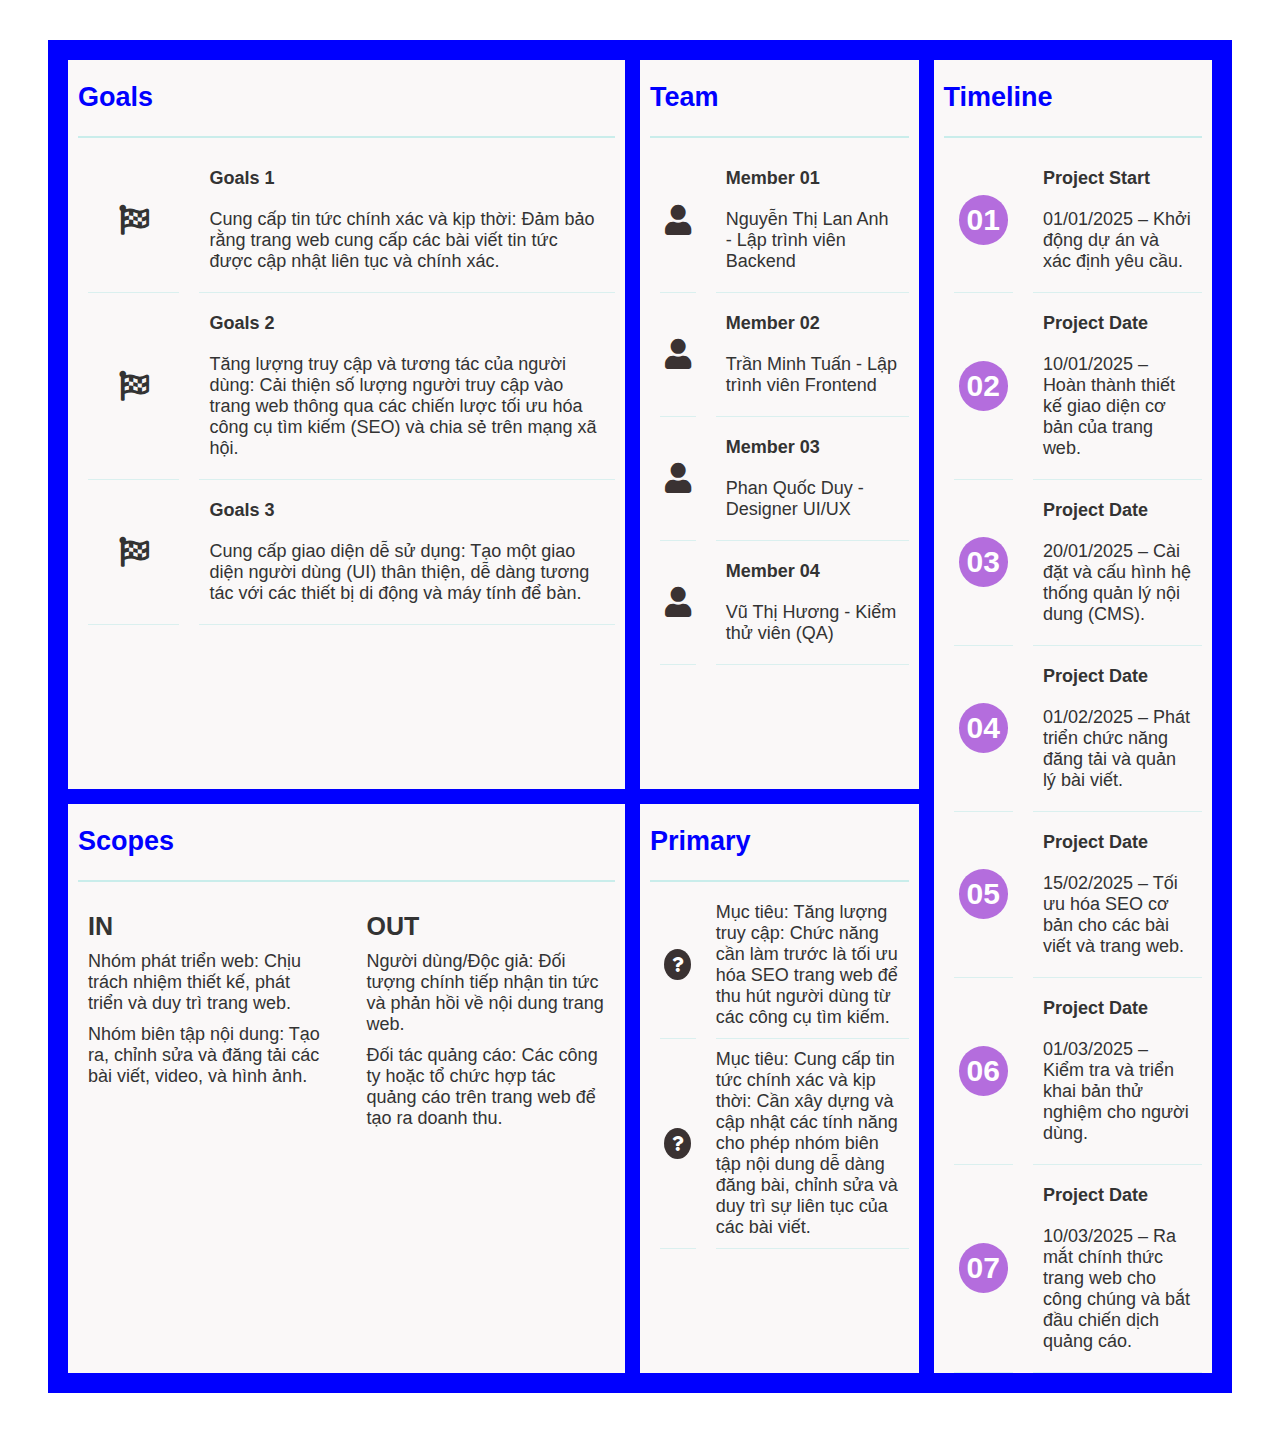
<file: digital-web-tintuc.html>
<!DOCTYPE html>
<html lang="en">
  <head>
    <meta charset="UTF-8" />
    <meta name="viewport" content="width=device-width, initial-scale=1.0" />

    <link rel="stylesheet" href="./laptop-digital-cv.css" />
    <link rel="stylesheet" href="./table-mobile-digital-cv.css" />

    <link
      href="https://cdnjs.cloudflare.com/ajax/libs/font-awesome/5.15.4/css/all.min.css"
      rel="stylesheet"
    />

    <title>Trang Web xem tin tức</title>
  </head>
  <body>
    <div class="container">
      <section class="goals">
        <div class="tieu-de">
          <h2>Goals</h2>
        </div>
        <div class="noi-dung-goals">
          <div class="icon">
            <i class="fas fa-flag-checkered" style="font-size: 30px"></i>
          </div>
          <div class="noidung">
            <p><strong>Goals 1</strong></p>
            <p>
              Cung cấp tin tức chính xác và kịp thời: Đảm bảo rằng trang web
              cung cấp các bài viết tin tức được cập nhật liên tục và chính xác.
            </p>
          </div>
          <div class="icon">
            <i class="fas fa-flag-checkered" style="font-size: 30px"></i>
          </div>
          <div class="noidung">
            <p><strong>Goals 2</strong></p>
            <p>
              Tăng lượng truy cập và tương tác của người dùng: Cải thiện số
              lượng người truy cập vào trang web thông qua các chiến lược tối ưu
              hóa công cụ tìm kiếm (SEO) và chia sẻ trên mạng xã hội.
            </p>
          </div>
          <div class="icon">
            <i class="fas fa-flag-checkered" style="font-size: 30px"></i>
          </div>
          <div class="noidung">
            <p><strong>Goals 3</strong></p>
            <p>
              Cung cấp giao diện dễ sử dụng: Tạo một giao diện người dùng (UI)
              thân thiện, dễ dàng tương tác với các thiết bị di động và máy tính
              để bàn.
            </p>
          </div>
        </div>
      </section>
      <section class="scopes">
        <div class="tieu-de">
          <h2>Scopes</h2>
        </div>
        <div class="noi-dung-scopes">
          <div class="noi-dung-scopes-1">
            <p style="font-size: 25px"><strong>IN</strong></p>
            <p>
              Nhóm phát triển web: Chịu trách nhiệm thiết kế, phát triển và duy
              trì trang web.
            </p>
            <p>
              Nhóm biên tập nội dung: Tạo ra, chỉnh sửa và đăng tải các bài
              viết, video, và hình ảnh.
            </p>
          </div>
          <div class="noi-dung-scopes-1">
            <p style="font-size: 25px"><strong>OUT</strong></p>
            <p>
              Người dùng/Độc giả: Đối tượng chính tiếp nhận tin tức và phản hồi
              về nội dung trang web.
            </p>
            <p>
              Đối tác quảng cáo: Các công ty hoặc tổ chức hợp tác quảng cáo trên
              trang web để tạo ra doanh thu.
            </p>
          </div>
        </div>
      </section>
      <section class="team">
        <div class="tieu-de">
          <h2>Team</h2>
        </div>
        <div class="noi-dung-team">
          <div class="icon">
            <i
              class="fas fa-user"
              style="color: rgb(58, 50, 50); font-size: 30px"
            ></i>
          </div>
          <div class="noidung">
            <p><strong>Member 01</strong></p>
            <p>Nguyễn Thị Lan Anh - Lập trình viên Backend</p>
          </div>
          <div class="icon">
            <i
              class="fas fa-user"
              style="color: rgb(58, 50, 50); font-size: 30px"
            ></i>
          </div>
          <div class="noidung">
            <p><strong>Member 02</strong></p>
            <p>Trần Minh Tuấn - Lập trình viên Frontend</p>
          </div>
          <div class="icon">
            <i
              class="fas fa-user"
              style="color: rgb(58, 50, 50); font-size: 30px"
            ></i>
          </div>
          <div class="noidung">
            <p><strong>Member 03</strong></p>
            <p>Phan Quốc Duy - Designer UI/UX</p>
          </div>
          <div class="icon">
            <i
              class="fas fa-user"
              style="color: rgb(58, 50, 50); font-size: 30px"
            ></i>
          </div>
          <div class="noidung">
            <p><strong>Member 04</strong></p>
            <p>Vũ Thị Hương - Kiểm thử viên (QA)</p>
          </div>
        </div>
      </section>
      <section class="primary">
        <div class="tieu-de">
          <h2>Primary</h2>
        </div>
        <div class="noi-dung-primary">
          <div class="icon">
            <i
              class="fas fa-question question-icon"
              style="font-size: 15px"
            ></i>
          </div>
          <div class="noidung">
            Mục tiêu: Tăng lượng truy cập: Chức năng cần làm trước là tối ưu hóa
            SEO trang web để thu hút người dùng từ các công cụ tìm kiếm.
          </div>
          <div class="icon">
            <i
              class="fas fa-question question-icon"
              style="font-size: 15px"
            ></i>
          </div>
          <div class="noidung">
            Mục tiêu: Cung cấp tin tức chính xác và kịp thời: Cần xây dựng và
            cập nhật các tính năng cho phép nhóm biên tập nội dung dễ dàng đăng
            bài, chỉnh sửa và duy trì sự liên tục của các bài viết.
          </div>
        </div>
      </section>
      <section class="timeline">
        <div class="tieu-de">
          <h2>Timeline</h2>
        </div>
        <div class="noi-dung-timeline">
          <div class="icon-1">
            <div class="number-icon">
              <strong>01</strong>
            </div>
          </div>
          <div class="noidung">
            <p><strong>Project Start</strong></p>
            <p>01/01/2025 – Khởi động dự án và xác định yêu cầu.</p>
          </div>
          <div class="icon-1">
            <div class="number-icon">
              <strong>02</strong>
            </div>
          </div>
          <div class="noidung">
            <p><strong>Project Date</strong></p>
            <p>
              10/01/2025 – Hoàn thành thiết kế giao diện cơ bản của trang web.
            </p>
          </div>
          <div class="icon-1">
            <div class="number-icon">
              <strong>03</strong>
            </div>
          </div>
          <div class="noidung">
            <p><strong>Project Date</strong></p>
            <p>
              20/01/2025 – Cài đặt và cấu hình hệ thống quản lý nội dung (CMS).
            </p>
          </div>
          <div class="icon-1">
            <div class="number-icon">
              <strong>04</strong>
            </div>
          </div>
          <div class="noidung">
            <p><strong>Project Date</strong></p>
            <p>
              01/02/2025 – Phát triển chức năng đăng tải và quản lý bài viết.
            </p>
          </div>
          <div class="icon-1">
            <div class="number-icon">
              <strong>05</strong>
            </div>
          </div>
          <div class="noidung">
            <p><strong>Project Date</strong></p>
            <p>
              15/02/2025 – Tối ưu hóa SEO cơ bản cho các bài viết và trang web.
            </p>
          </div>
          <div class="icon-1">
            <div class="number-icon">
              <strong>06</strong>
            </div>
          </div>
          <div class="noidung">
            <p><strong>Project Date</strong></p>
            <p>
              01/03/2025 – Kiểm tra và triển khai bản thử nghiệm cho người dùng.
            </p>
          </div>
          <div class="icon-1">
            <div class="number-icon">
              <strong>07</strong>
            </div>
          </div>
          <div class="noidung">
            <p><strong>Project Date</strong></p>
            <p>
              10/03/2025 – Ra mắt chính thức trang web cho công chúng và bắt đầu
              chiến dịch quảng cáo.
            </p>
          </div>
        </div>
      </section>
    </div>
  </body>
</html>
</file>
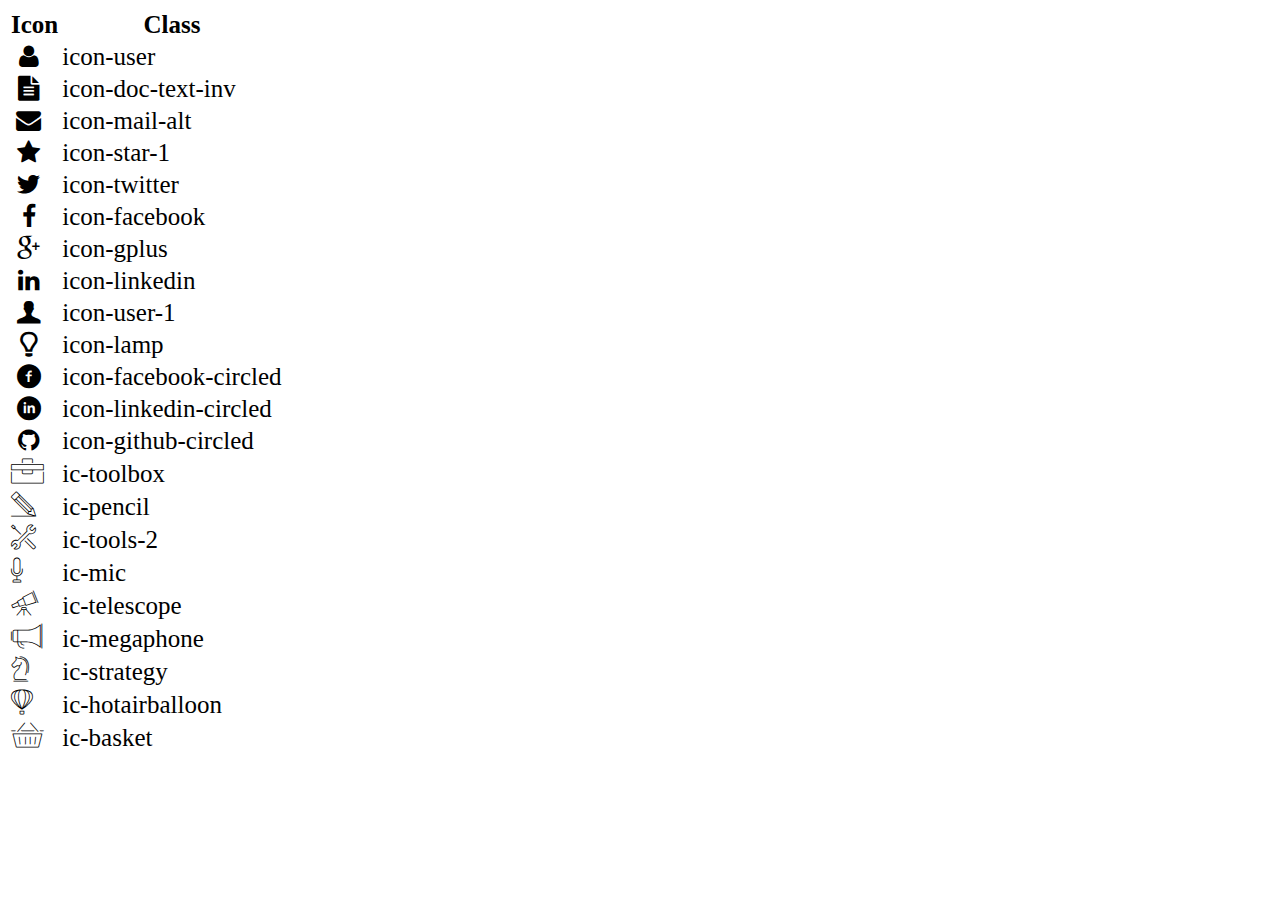
<file: icon-list.html>
<!DOCTYPE html>
<html lang="en">
  <head>
    <meta charset="UTF-8" />
    <meta http-equiv="X-UA-Compatible" content="IE=edge" />
    <meta name="viewport" content="width=device-width, initial-scale=1.0" />
    <link rel="stylesheet" href="css/font.css" />
    <title>Icon List</title>
  </head>

  <body>
    <table style="font-size: 25px">
      <thead>
        <tr>
          <th>Icon</th>
          <th>Class</th>
        </tr>
      </thead>
      <tbody>
        <tr>
          <td><i class="icon-user"></i></td>
          <td>icon-user</td>
        </tr>
        <tr>
          <td><i class="icon-doc-text-inv"></i></td>
          <td>icon-doc-text-inv</td>
        </tr>
        <tr>
          <td><i class="icon-mail-alt"></i></td>
          <td>icon-mail-alt</td>
        </tr>
        <tr>
          <td><i class="icon-star-1"></i></td>
          <td>icon-star-1</td>
        </tr>
        <tr>
          <td><i class="icon-twitter"></i></td>
          <td>icon-twitter</td>
        </tr>
        <tr>
          <td><i class="icon-facebook"></i></td>
          <td>icon-facebook</td>
        </tr>
        <tr>
          <td><i class="icon-gplus"></i></td>
          <td>icon-gplus</td>
        </tr>
        <tr>
          <td><i class="icon-linkedin"></i></td>
          <td>icon-linkedin</td>
        </tr>
        <tr>
          <td><i class="icon-user-1"></i></td>
          <td>icon-user-1</td>
        </tr>
        <tr>
          <td><i class="icon-lamp"></i></td>
          <td>icon-lamp</td>
        </tr>
        <tr>
          <td><i class="icon-facebook-circled"></i></td>
          <td>icon-facebook-circled</td>
        </tr>
        <tr>
          <td><i class="icon-linkedin-circled"></i></td>
          <td>icon-linkedin-circled</td>
        </tr>
        <tr>
          <td><i class="icon-github-circled"></i></td>
          <td>icon-github-circled</td>
        </tr>
        <tr>
          <td><i class="ic-toolbox"></i></td>
          <td>ic-toolbox</td>
        </tr>
        <tr>
          <td><i class="ic-pencil"></i></td>
          <td>ic-pencil</td>
        </tr>
        <tr>
          <td><i class="ic-tools-2"></i></td>
          <td>ic-tools-2</td>
        </tr>

        <tr>
          <td><i class="ic-mic"></i></td>
          <td>ic-mic</td>
        </tr>
        <tr>
          <td><i class="ic-telescope"></i></td>
          <td>ic-telescope</td>
        </tr>
        <tr>
          <td><i class="ic-megaphone"></i></td>
          <td>ic-megaphone</td>
        </tr>
        <tr>
          <td><i class="ic-strategy"></i></td>
          <td>ic-strategy</td>
        </tr>
        <tr>
          <td><i class="ic-hotairballoon"></i></td>
          <td>ic-hotairballoon</td>
        </tr>
        <tr>
          <td><i class="ic-basket"></i></td>
          <td>ic-basket</td>
        </tr>
      </tbody>
    </table>
  </body>
</html>
</file>
<file: css/font.css>
@font-face {
  font-family: "open_sanslight";
  src: url("../fonts/OpenSans-Light-webfont.eot");
  src: url("../fonts/OpenSans-Light-webfont.eot#iefix")
      format("embedded-opentype"),
    url("../fonts/OpenSans-Light-webfont.woff") format("woff"),
    url("../fonts/OpenSans-Light-webfont.ttf") format("truetype"),
    url("../fonts/OpenSans-Light-webfont.svg#open_sanslight") format("svg");
  font-weight: normal;
  font-style: normal;
}

@font-face {
  font-family: "open_sansitalic";
  src: url("../fonts/OpenSans-Italic-webfont.eot");
  src: url("../fonts/OpenSans-Italic-webfont.eot#iefix")
      format("embedded-opentype"),
    url("../fonts/OpenSans-Italic-webfont.woff") format("woff"),
    url("../fonts/OpenSans-Italic-webfont.ttf") format("truetype"),
    url("../fonts/OpenSans-Italic-webfont.svg#open_sansitalic") format("svg");
  font-weight: normal;
  font-style: normal;
}

@font-face {
  font-family: "open_sanssemibold";
  src: url("../fonts/OpenSans-Semibold-webfont.eot");
  src: url("../fonts/OpenSans-Semibold-webfont.eot#iefix")
      format("embedded-opentype"),
    url("../fonts/OpenSans-Semibold-webfont.woff") format("woff"),
    url("../fonts/OpenSans-Semibold-webfont.ttf") format("truetype"),
    url("../fonts/OpenSans-Semibold-webfont.svg#open_sanssemibold")
      format("svg");
  font-weight: normal;
  font-style: normal;
}

@font-face {
  font-family: "open_sanslight_italic";
  src: url("../fonts/OpenSans-LightItalic-webfont.eot");
  src: url("../fonts/OpenSans-LightItalic-webfont.eot#iefix")
      format("embedded-opentype"),
    url("../fonts/OpenSans-LightItalic-webfont.woff") format("woff"),
    url("../fonts/OpenSans-LightItalic-webfont.ttf") format("truetype"),
    url("../fonts/OpenSans-LightItalic-webfont.svg#open_sanslight_italic")
      format("svg");
  font-weight: normal;
  font-style: normal;
}

@font-face {
  font-family: "open_sansregular";
  src: url("../fonts/OpenSans-Regular-webfont.eot");
  src: url("../fonts/OpenSans-Regular-webfont.eot#iefix")
      format("embedded-opentype"),
    url("../fonts/OpenSans-Regular-webfont.woff") format("woff"),
    url("../fonts/OpenSans-Regular-webfont.ttf") format("truetype"),
    url("../fonts/OpenSans-Regular-webfont.svg#open_sansregular") format("svg");
  font-weight: normal;
  font-style: normal;
}

@font-face {
  font-family: "fontello";
  src: url("../fonts/fontello.eot");
  src: url("../fonts/fontello.eot#iefix") format("embedded-opentype"),
    url("../fonts/fontello.woff") format("woff"),
    url("../fonts/fontello.ttf") format("truetype"),
    url("../fonts/fontello.svg#fontello") format("svg");
  font-weight: normal;
  font-style: normal;
}

[class^="icon-"]:before,
[class*=" icon-"]:before {
  font-family: "fontello";
  font-style: normal;
  font-weight: normal;
  speak: none;

  display: inline-block;
  text-decoration: inherit;
  width: 1em;
  margin-right: 0.2em;
  text-align: center;
  /* opacity: .8; */

  /* For safety - reset parent styles, that can break glyph codes*/
  font-variant: normal;
  text-transform: none;

  /* fix buttons height, for twitter bootstrap */
  line-height: 1em;

  /* Animation center compensation - margins should be symmetric */
  /* remove if not needed */
  margin-left: 0.2em;

  /* you can be more comfortable with increased icons size */
  /* font-size: 120%; */

  /* Font smoothing. That was taken from TWBS */
  -webkit-font-smoothing: antialiased;
  -moz-osx-font-smoothing: grayscale;

  /* Uncomment for 3D effect */
  /* text-shadow: 1px 1px 1px rgba(127, 127, 127, 0.3); */
}

.icon-emo-happy:before {
  content: "\e800";
}

/* '' */
.icon-emo-wink:before {
  content: "\e801";
}

/* '' */
.icon-emo-wink2:before {
  content: "\e802";
}

/* '' */
.icon-emo-unhappy:before {
  content: "\e803";
}

/* '' */
.icon-emo-sleep:before {
  content: "\e804";
}

/* '' */
.icon-emo-thumbsup:before {
  content: "\e805";
}

/* '' */
.icon-emo-devil:before {
  content: "\e806";
}

/* '' */
.icon-emo-surprised:before {
  content: "\e807";
}

/* '' */
.icon-emo-tongue:before {
  content: "\e808";
}

/* '' */
.icon-emo-coffee:before {
  content: "\e809";
}

/* '' */
.icon-emo-sunglasses:before {
  content: "\e80a";
}

/* '' */
.icon-emo-displeased:before {
  content: "\e80b";
}

/* '' */
.icon-emo-beer:before {
  content: "\e80c";
}

/* '' */
.icon-emo-grin:before {
  content: "\e80d";
}

/* '' */
.icon-emo-angry:before {
  content: "\e80e";
}

/* '' */
.icon-emo-saint:before {
  content: "\e80f";
}

/* '' */
.icon-emo-cry:before {
  content: "\e810";
}

/* '' */
.icon-emo-shoot:before {
  content: "\e811";
}

/* '' */
.icon-emo-squint:before {
  content: "\e812";
}

/* '' */
.icon-emo-laugh:before {
  content: "\e813";
}

/* '' */
.icon-spin1:before {
  content: "\e814";
}

/* '' */
.icon-spin2:before {
  content: "\e815";
}

/* '' */
.icon-spin3:before {
  content: "\e816";
}

/* '' */
.icon-spin4:before {
  content: "\e817";
}

/* '' */
.icon-spin5:before {
  content: "\e818";
}

/* '' */
.icon-spin6:before {
  content: "\e819";
}

/* '' */
.icon-firefox:before {
  content: "\e81a";
}

/* '' */
.icon-chrome:before {
  content: "\e81b";
}

/* '' */
.icon-opera:before {
  content: "\e81c";
}

/* '' */
.icon-ie:before {
  content: "\e81d";
}

/* '' */
.icon-crown:before {
  content: "\e81e";
}

/* '' */
.icon-crown-plus:before {
  content: "\e81f";
}

/* '' */
.icon-crown-minus:before {
  content: "\e820";
}

/* '' */
.icon-marquee:before {
  content: "\e821";
}

/* '' */
.icon-glass:before {
  content: "\e822";
}

/* '' */
.icon-music:before {
  content: "\e823";
}

/* '' */
.icon-search:before {
  content: "\e824";
}

/* '' */
.icon-mail:before {
  content: "\e825";
}

/* '' */
.icon-mail-alt:before {
  content: "\e826";
}

/* '' */
.icon-mail-squared:before {
  content: "\e827";
}

/* '' */
.icon-heart:before {
  content: "\e828";
}

/* '' */
.icon-heart-empty:before {
  content: "\e829";
}

/* '' */
.icon-star-1:before {
  content: "\e82a";
}

/* '' */
.icon-star-empty-1:before {
  content: "\e82b";
}

/* '' */
.icon-star-half:before {
  content: "\e82c";
}

/* '' */
.icon-star-half-alt:before {
  content: "\e82d";
}

/* '' */
.icon-user:before {
  content: "\e82e";
}

/* '' */
.icon-user-plus:before {
  content: "\e82f";
}

/* '' */
.icon-user-times:before {
  content: "\e830";
}

/* '' */
.icon-users:before {
  content: "\e831";
}

/* '' */
.icon-male:before {
  content: "\e832";
}

/* '' */
.icon-female:before {
  content: "\e833";
}

/* '' */
.icon-child:before {
  content: "\e834";
}

/* '' */
.icon-user-secret:before {
  content: "\e835";
}

/* '' */
.icon-video:before {
  content: "\e836";
}

/* '' */
.icon-videocam:before {
  content: "\e837";
}

/* '' */
.icon-picture:before {
  content: "\e838";
}

/* '' */
.icon-camera:before {
  content: "\e839";
}

/* '' */
.icon-camera-alt:before {
  content: "\e83a";
}

/* '' */
.icon-th-large:before {
  content: "\e83b";
}

/* '' */
.icon-th:before {
  content: "\e83c";
}

/* '' */
.icon-th-list:before {
  content: "\e83d";
}

/* '' */
.icon-ok:before {
  content: "\e83e";
}

/* '' */
.icon-ok-circled:before {
  content: "\e83f";
}

/* '' */
.icon-ok-circled2:before {
  content: "\e840";
}

/* '' */
.icon-ok-squared:before {
  content: "\e841";
}

/* '' */
.icon-cancel:before {
  content: "\e842";
}

/* '' */
.icon-cancel-circled:before {
  content: "\e843";
}

/* '' */
.icon-cancel-circled2:before {
  content: "\e844";
}

/* '' */
.icon-plus:before {
  content: "\e845";
}

/* '' */
.icon-plus-circled:before {
  content: "\e846";
}

/* '' */
.icon-plus-squared:before {
  content: "\e847";
}

/* '' */
.icon-plus-squared-alt:before {
  content: "\e848";
}

/* '' */
.icon-minus:before {
  content: "\e849";
}

/* '' */
.icon-minus-circled:before {
  content: "\e84a";
}

/* '' */
.icon-minus-squared:before {
  content: "\e84b";
}

/* '' */
.icon-minus-squared-alt:before {
  content: "\e84c";
}

/* '' */
.icon-help:before {
  content: "\e84d";
}

/* '' */
.icon-help-circled:before {
  content: "\e84e";
}

/* '' */
.icon-info-circled:before {
  content: "\e84f";
}

/* '' */
.icon-info:before {
  content: "\e850";
}

/* '' */
.icon-home:before {
  content: "\e851";
}

/* '' */
.icon-link:before {
  content: "\e852";
}

/* '' */
.icon-unlink:before {
  content: "\e853";
}

/* '' */
.icon-link-ext:before {
  content: "\e854";
}

/* '' */
.icon-link-ext-alt:before {
  content: "\e855";
}

/* '' */
.icon-attach:before {
  content: "\e856";
}

/* '' */
.icon-lock:before {
  content: "\e857";
}

/* '' */
.icon-lock-open:before {
  content: "\e858";
}

/* '' */
.icon-lock-open-alt:before {
  content: "\e859";
}

/* '' */
.icon-pin:before {
  content: "\e85a";
}

/* '' */
.icon-eye:before {
  content: "\e85b";
}

/* '' */
.icon-eye-off:before {
  content: "\e85c";
}

/* '' */
.icon-tag-1:before {
  content: "\e85d";
}

/* '' */
.icon-tags:before {
  content: "\e85e";
}

/* '' */
.icon-bookmark:before {
  content: "\e85f";
}

/* '' */
.icon-bookmark-empty:before {
  content: "\e860";
}

/* '' */
.icon-flag:before {
  content: "\e861";
}

/* '' */
.icon-flag-empty:before {
  content: "\e862";
}

/* '' */
.icon-flag-checkered:before {
  content: "\e863";
}

/* '' */
.icon-thumbs-up:before {
  content: "\e864";
}

/* '' */
.icon-thumbs-down:before {
  content: "\e865";
}

/* '' */
.icon-thumbs-up-alt:before {
  content: "\e866";
}

/* '' */
.icon-thumbs-down-alt:before {
  content: "\e867";
}

/* '' */
.icon-download:before {
  content: "\e868";
}

/* '' */
.icon-upload:before {
  content: "\e869";
}

/* '' */
.icon-download-cloud:before {
  content: "\e86a";
}

/* '' */
.icon-upload-cloud:before {
  content: "\e86b";
}

/* '' */
.icon-reply:before {
  content: "\e86c";
}

/* '' */
.icon-reply-all:before {
  content: "\e86d";
}

/* '' */
.icon-forward:before {
  content: "\e86e";
}

/* '' */
.icon-quote-left:before {
  content: "\e86f";
}

/* '' */
.icon-quote-right:before {
  content: "\e870";
}

/* '' */
.icon-code:before {
  content: "\e871";
}

/* '' */
.icon-export:before {
  content: "\e872";
}

/* '' */
.icon-export-alt:before {
  content: "\e873";
}

/* '' */
.icon-share:before {
  content: "\e874";
}

/* '' */
.icon-share-squared:before {
  content: "\e875";
}

/* '' */
.icon-pencil:before {
  content: "\e876";
}

/* '' */
.icon-pencil-squared:before {
  content: "\e877";
}

/* '' */
.icon-edit:before {
  content: "\e878";
}

/* '' */
.icon-print:before {
  content: "\e879";
}

/* '' */
.icon-retweet:before {
  content: "\e87a";
}

/* '' */
.icon-keyboard:before {
  content: "\e87b";
}

/* '' */
.icon-gamepad:before {
  content: "\e87c";
}

/* '' */
.icon-comment:before {
  content: "\e87d";
}

/* '' */
.icon-chat:before {
  content: "\e87e";
}

/* '' */
.icon-comment-empty:before {
  content: "\e87f";
}

/* '' */
.icon-chat-empty:before {
  content: "\e880";
}

/* '' */
.icon-bell:before {
  content: "\e881";
}

/* '' */
.icon-bell-alt:before {
  content: "\e882";
}

/* '' */
.icon-bell-off:before {
  content: "\e883";
}

/* '' */
.icon-bell-off-empty:before {
  content: "\e884";
}

/* '' */
.icon-attention-alt:before {
  content: "\e885";
}

/* '' */
.icon-attention:before {
  content: "\e886";
}

/* '' */
.icon-attention-circled:before {
  content: "\e887";
}

/* '' */
.icon-location:before {
  content: "\e888";
}

/* '' */
.icon-direction:before {
  content: "\e889";
}

/* '' */
.icon-compass:before {
  content: "\e88a";
}

/* '' */
.icon-trash:before {
  content: "\e88b";
}

/* '' */
.icon-trash-empty:before {
  content: "\e88c";
}

/* '' */
.icon-doc:before {
  content: "\e88d";
}

/* '' */
.icon-docs:before {
  content: "\e88e";
}

/* '' */
.icon-doc-text:before {
  content: "\e88f";
}

/* '' */
.icon-doc-inv:before {
  content: "\e890";
}

/* '' */
.icon-doc-text-inv:before {
  content: "\e891";
}

/* '' */
.icon-file-pdf:before {
  content: "\e892";
}

/* '' */
.icon-file-word:before {
  content: "\e893";
}

/* '' */
.icon-file-excel:before {
  content: "\e894";
}

/* '' */
.icon-file-powerpoint:before {
  content: "\e895";
}

/* '' */
.icon-file-image:before {
  content: "\e896";
}

/* '' */
.icon-file-archive:before {
  content: "\e897";
}

/* '' */
.icon-file-audio:before {
  content: "\e898";
}

/* '' */
.icon-file-video:before {
  content: "\e899";
}

/* '' */
.icon-file-code:before {
  content: "\e89a";
}

/* '' */
.icon-folder:before {
  content: "\e89b";
}

/* '' */
.icon-folder-open:before {
  content: "\e89c";
}

/* '' */
.icon-folder-empty:before {
  content: "\e89d";
}

/* '' */
.icon-folder-open-empty:before {
  content: "\e89e";
}

/* '' */
.icon-box:before {
  content: "\e89f";
}

/* '' */
.icon-rss:before {
  content: "\e8a0";
}

/* '' */
.icon-rss-squared:before {
  content: "\e8a1";
}

/* '' */
.icon-phone:before {
  content: "\e8a2";
}

/* '' */
.icon-phone-squared:before {
  content: "\e8a3";
}

/* '' */
.icon-fax:before {
  content: "\e8a4";
}

/* '' */
.icon-menu:before {
  content: "\e8a5";
}

/* '' */
.icon-cog:before {
  content: "\e8a6";
}

/* '' */
.icon-cog-alt:before {
  content: "\e8a7";
}

/* '' */
.icon-wrench:before {
  content: "\e8a8";
}

/* '' */
.icon-sliders:before {
  content: "\e8a9";
}

/* '' */
.icon-basket:before {
  content: "\e8aa";
}

/* '' */
.icon-cart-plus:before {
  content: "\e8ab";
}

/* '' */
.icon-cart-arrow-down:before {
  content: "\e8ac";
}

/* '' */
.icon-calendar:before {
  content: "\e8ad";
}

/* '' */
.icon-calendar-empty:before {
  content: "\e8ae";
}

/* '' */
.icon-login:before {
  content: "\e8af";
}

/* '' */
.icon-logout:before {
  content: "\e8b0";
}

/* '' */
.icon-mic:before {
  content: "\e8b1";
}

/* '' */
.icon-mute:before {
  content: "\e8b2";
}

/* '' */
.icon-volume-off:before {
  content: "\e8b3";
}

/* '' */
.icon-volume-down:before {
  content: "\e8b4";
}

/* '' */
.icon-volume-up:before {
  content: "\e8b5";
}

/* '' */
.icon-headphones:before {
  content: "\e8b6";
}

/* '' */
.icon-clock:before {
  content: "\e8b7";
}

/* '' */
.icon-lightbulb:before {
  content: "\e8b8";
}

/* '' */
.icon-block:before {
  content: "\e8b9";
}

/* '' */
.icon-resize-full:before {
  content: "\e8ba";
}

/* '' */
.icon-resize-full-alt:before {
  content: "\e8bb";
}

/* '' */
.icon-resize-small:before {
  content: "\e8bc";
}

/* '' */
.icon-resize-vertical:before {
  content: "\e8bd";
}

/* '' */
.icon-resize-horizontal:before {
  content: "\e8be";
}

/* '' */
.icon-move:before {
  content: "\e8bf";
}

/* '' */
.icon-zoom-in:before {
  content: "\e8c0";
}

/* '' */
.icon-zoom-out:before {
  content: "\e8c1";
}

/* '' */
.icon-down-circled2:before {
  content: "\e8c2";
}

/* '' */
.icon-up-circled2:before {
  content: "\e8c3";
}

/* '' */
.icon-left-circled2:before {
  content: "\e8c4";
}

/* '' */
.icon-right-circled2:before {
  content: "\e8c5";
}

/* '' */
.icon-down-dir:before {
  content: "\e8c6";
}

/* '' */
.icon-up-dir:before {
  content: "\e8c7";
}

/* '' */
.icon-left-dir:before {
  content: "\e8c8";
}

/* '' */
.icon-right-dir:before {
  content: "\e8c9";
}

/* '' */
.icon-down-open:before {
  content: "\e8ca";
}

/* '' */
.icon-left-open:before {
  content: "\e8cb";
}

/* '' */
.icon-right-open:before {
  content: "\e8cc";
}

/* '' */
.icon-up-open:before {
  content: "\e8cd";
}

/* '' */
.icon-angle-left:before {
  content: "\e8ce";
}

/* '' */
.icon-angle-right:before {
  content: "\e8cf";
}

/* '' */
.icon-angle-up:before {
  content: "\e8d0";
}

/* '' */
.icon-angle-down:before {
  content: "\e8d1";
}

/* '' */
.icon-angle-circled-left:before {
  content: "\e8d2";
}

/* '' */
.icon-angle-circled-right:before {
  content: "\e8d3";
}

/* '' */
.icon-angle-circled-up:before {
  content: "\e8d4";
}

/* '' */
.icon-angle-circled-down:before {
  content: "\e8d5";
}

/* '' */
.icon-angle-double-left:before {
  content: "\e8d6";
}

/* '' */
.icon-angle-double-right:before {
  content: "\e8d7";
}

/* '' */
.icon-angle-double-up:before {
  content: "\e8d8";
}

/* '' */
.icon-angle-double-down:before {
  content: "\e8d9";
}

/* '' */
.icon-down:before {
  content: "\e8da";
}

/* '' */
.icon-left:before {
  content: "\e8db";
}

/* '' */
.icon-right:before {
  content: "\e8dc";
}

/* '' */
.icon-up:before {
  content: "\e8dd";
}

/* '' */
.icon-down-big:before {
  content: "\e8de";
}

/* '' */
.icon-left-big:before {
  content: "\e8df";
}

/* '' */
.icon-right-big:before {
  content: "\e8e0";
}

/* '' */
.icon-up-big:before {
  content: "\e8e1";
}

/* '' */
.icon-right-hand:before {
  content: "\e8e2";
}

/* '' */
.icon-left-hand:before {
  content: "\e8e3";
}

/* '' */
.icon-up-hand:before {
  content: "\e8e4";
}

/* '' */
.icon-down-hand:before {
  content: "\e8e5";
}

/* '' */
.icon-left-circled:before {
  content: "\e8e6";
}

/* '' */
.icon-right-circled:before {
  content: "\e8e7";
}

/* '' */
.icon-up-circled:before {
  content: "\e8e8";
}

/* '' */
.icon-down-circled:before {
  content: "\e8e9";
}

/* '' */
.icon-cw:before {
  content: "\e8ea";
}

/* '' */
.icon-ccw:before {
  content: "\e8eb";
}

/* '' */
.icon-arrows-cw:before {
  content: "\e8ec";
}

/* '' */
.icon-level-up:before {
  content: "\e8ed";
}

/* '' */
.icon-level-down:before {
  content: "\e8ee";
}

/* '' */
.icon-shuffle:before {
  content: "\e8ef";
}

/* '' */
.icon-exchange:before {
  content: "\e8f0";
}

/* '' */
.icon-history:before {
  content: "\e8f1";
}

/* '' */
.icon-expand:before {
  content: "\e8f2";
}

/* '' */
.icon-collapse:before {
  content: "\e8f3";
}

/* '' */
.icon-expand-right:before {
  content: "\e8f4";
}

/* '' */
.icon-collapse-left:before {
  content: "\e8f5";
}

/* '' */
.icon-play:before {
  content: "\e8f6";
}

/* '' */
.icon-play-circled:before {
  content: "\e8f7";
}

/* '' */
.icon-play-circled2:before {
  content: "\e8f8";
}

/* '' */
.icon-stop:before {
  content: "\e8f9";
}

/* '' */
.icon-pause:before {
  content: "\e8fa";
}

/* '' */
.icon-to-end:before {
  content: "\e8fb";
}

/* '' */
.icon-to-end-alt:before {
  content: "\e8fc";
}

/* '' */
.icon-to-start:before {
  content: "\e8fd";
}

/* '' */
.icon-to-start-alt:before {
  content: "\e8fe";
}

/* '' */
.icon-fast-fw:before {
  content: "\e8ff";
}

/* '' */
.icon-fast-bw:before {
  content: "\e900";
}

/* '' */
.icon-eject:before {
  content: "\e901";
}

/* '' */
.icon-target:before {
  content: "\e902";
}

/* '' */
.icon-signal:before {
  content: "\e903";
}

/* '' */
.icon-wifi:before {
  content: "\e904";
}

/* '' */
.icon-award:before {
  content: "\e905";
}

/* '' */
.icon-desktop:before {
  content: "\e906";
}

/* '' */
.icon-laptop:before {
  content: "\e907";
}

/* '' */
.icon-tablet:before {
  content: "\e908";
}

/* '' */
.icon-mobile:before {
  content: "\e909";
}

/* '' */
.icon-inbox:before {
  content: "\e90a";
}

/* '' */
.icon-globe:before {
  content: "\e90b";
}

/* '' */
.icon-sun:before {
  content: "\e90c";
}

/* '' */
.icon-cloud:before {
  content: "\e90d";
}

/* '' */
.icon-flash:before {
  content: "\e90e";
}

/* '' */
.icon-moon:before {
  content: "\e90f";
}

/* '' */
.icon-umbrella-1:before {
  content: "\e910";
}

/* '' */
.icon-flight:before {
  content: "\e911";
}

/* '' */
.icon-fighter-jet:before {
  content: "\e912";
}

/* '' */
.icon-paper-plane:before {
  content: "\e913";
}

/* '' */
.icon-paper-plane-empty:before {
  content: "\e914";
}

/* '' */
.icon-space-shuttle:before {
  content: "\e915";
}

/* '' */
.icon-leaf:before {
  content: "\e916";
}

/* '' */
.icon-font:before {
  content: "\e917";
}

/* '' */
.icon-bold:before {
  content: "\e918";
}

/* '' */
.icon-medium:before {
  content: "\e919";
}

/* '' */
.icon-italic:before {
  content: "\e91a";
}

/* '' */
.icon-header:before {
  content: "\e91b";
}

/* '' */
.icon-paragraph:before {
  content: "\e91c";
}

/* '' */
.icon-text-height:before {
  content: "\e91d";
}

/* '' */
.icon-text-width:before {
  content: "\e91e";
}

/* '' */
.icon-align-left:before {
  content: "\e91f";
}

/* '' */
.icon-align-center:before {
  content: "\e920";
}

/* '' */
.icon-align-right:before {
  content: "\e921";
}

/* '' */
.icon-align-justify:before {
  content: "\e922";
}

/* '' */
.icon-list:before {
  content: "\e923";
}

/* '' */
.icon-indent-left:before {
  content: "\e924";
}

/* '' */
.icon-indent-right:before {
  content: "\e925";
}

/* '' */
.icon-list-bullet:before {
  content: "\e926";
}

/* '' */
.icon-list-numbered:before {
  content: "\e927";
}

/* '' */
.icon-strike:before {
  content: "\e928";
}

/* '' */
.icon-underline:before {
  content: "\e929";
}

/* '' */
.icon-superscript:before {
  content: "\e92a";
}

/* '' */
.icon-subscript:before {
  content: "\e92b";
}

/* '' */
.icon-table:before {
  content: "\e92c";
}

/* '' */
.icon-columns:before {
  content: "\e92d";
}

/* '' */
.icon-crop:before {
  content: "\e92e";
}

/* '' */
.icon-scissors:before {
  content: "\e92f";
}

/* '' */
.icon-paste:before {
  content: "\e930";
}

/* '' */
.icon-briefcase:before {
  content: "\e931";
}

/* '' */
.icon-suitcase:before {
  content: "\e932";
}

/* '' */
.icon-ellipsis:before {
  content: "\e933";
}

/* '' */
.icon-ellipsis-vert:before {
  content: "\e934";
}

/* '' */
.icon-off:before {
  content: "\e935";
}

/* '' */
.icon-road:before {
  content: "\e936";
}

/* '' */
.icon-list-alt:before {
  content: "\e937";
}

/* '' */
.icon-qrcode:before {
  content: "\e938";
}

/* '' */
.icon-barcode:before {
  content: "\e939";
}

/* '' */
.icon-book:before {
  content: "\e93a";
}

/* '' */
.icon-ajust:before {
  content: "\e93b";
}

/* '' */
.icon-tint:before {
  content: "\e93c";
}

/* '' */
.icon-toggle-off:before {
  content: "\e93d";
}

/* '' */
.icon-toggle-on:before {
  content: "\e93e";
}

/* '' */
.icon-check:before {
  content: "\e93f";
}

/* '' */
.icon-check-empty:before {
  content: "\e940";
}

/* '' */
.icon-circle:before {
  content: "\e941";
}

/* '' */
.icon-circle-empty:before {
  content: "\e942";
}

/* '' */
.icon-circle-thin:before {
  content: "\e943";
}

/* '' */
.icon-circle-notch:before {
  content: "\e944";
}

/* '' */
.icon-dot-circled:before {
  content: "\e945";
}

/* '' */
.icon-asterisk:before {
  content: "\e946";
}

/* '' */
.icon-gift:before {
  content: "\e947";
}

/* '' */
.icon-fire:before {
  content: "\e948";
}

/* '' */
.icon-magnet:before {
  content: "\e949";
}

/* '' */
.icon-chart-bar:before {
  content: "\e94a";
}

/* '' */
.icon-chart-area:before {
  content: "\e94b";
}

/* '' */
.icon-chart-pie:before {
  content: "\e94c";
}

/* '' */
.icon-chart-line:before {
  content: "\e94d";
}

/* '' */
.icon-ticket:before {
  content: "\e94e";
}

/* '' */
.icon-credit-card:before {
  content: "\e94f";
}

/* '' */
.icon-floppy:before {
  content: "\e950";
}

/* '' */
.icon-megaphone:before {
  content: "\e951";
}

/* '' */
.icon-hdd:before {
  content: "\e952";
}

/* '' */
.icon-key:before {
  content: "\e953";
}

/* '' */
.icon-fork:before {
  content: "\e954";
}

/* '' */
.icon-rocket:before {
  content: "\e955";
}

/* '' */
.icon-bug:before {
  content: "\e956";
}

/* '' */
.icon-certificate:before {
  content: "\e957";
}

/* '' */
.icon-tasks:before {
  content: "\e958";
}

/* '' */
.icon-filter:before {
  content: "\e959";
}

/* '' */
.icon-beaker:before {
  content: "\e95a";
}

/* '' */
.icon-magic:before {
  content: "\e95b";
}

/* '' */
.icon-cab:before {
  content: "\e95c";
}

/* '' */
.icon-taxi:before {
  content: "\e95d";
}

/* '' */
.icon-truck:before {
  content: "\e95e";
}

/* '' */
.icon-bus:before {
  content: "\e95f";
}

/* '' */
.icon-bicycle:before {
  content: "\e960";
}

/* '' */
.icon-motorcycle:before {
  content: "\e961";
}

/* '' */
.icon-train:before {
  content: "\e962";
}

/* '' */
.icon-subway:before {
  content: "\e963";
}

/* '' */
.icon-ship:before {
  content: "\e964";
}

/* '' */
.icon-money:before {
  content: "\e965";
}

/* '' */
.icon-euro:before {
  content: "\e966";
}

/* '' */
.icon-pound:before {
  content: "\e967";
}

/* '' */
.icon-dollar:before {
  content: "\e968";
}

/* '' */
.icon-rupee:before {
  content: "\e969";
}

/* '' */
.icon-yen:before {
  content: "\e96a";
}

/* '' */
.icon-rouble:before {
  content: "\e96b";
}

/* '' */
.icon-shekel:before {
  content: "\e96c";
}

/* '' */
.icon-try:before {
  content: "\e96d";
}

/* '' */
.icon-won:before {
  content: "\e96e";
}

/* '' */
.icon-bitcoin:before {
  content: "\e96f";
}

/* '' */
.icon-viacoin:before {
  content: "\e970";
}

/* '' */
.icon-sort:before {
  content: "\e971";
}

/* '' */
.icon-sort-down:before {
  content: "\e972";
}

/* '' */
.icon-sort-up:before {
  content: "\e973";
}

/* '' */
.icon-sort-alt-up:before {
  content: "\e974";
}

/* '' */
.icon-sort-alt-down:before {
  content: "\e975";
}

/* '' */
.icon-sort-name-up:before {
  content: "\e976";
}

/* '' */
.icon-sort-name-down:before {
  content: "\e977";
}

/* '' */
.icon-sort-number-up:before {
  content: "\e978";
}

/* '' */
.icon-sort-number-down:before {
  content: "\e979";
}

/* '' */
.icon-hammer:before {
  content: "\e97a";
}

/* '' */
.icon-gauge:before {
  content: "\e97b";
}

/* '' */
.icon-sitemap:before {
  content: "\e97c";
}

/* '' */
.icon-spinner:before {
  content: "\e97d";
}

/* '' */
.icon-coffee:before {
  content: "\e97e";
}

/* '' */
.icon-food:before {
  content: "\e97f";
}

/* '' */
.icon-beer:before {
  content: "\e980";
}

/* '' */
.icon-user-md:before {
  content: "\e981";
}

/* '' */
.icon-stethoscope:before {
  content: "\e982";
}

/* '' */
.icon-heartbeat:before {
  content: "\e983";
}

/* '' */
.icon-ambulance:before {
  content: "\e984";
}

/* '' */
.icon-medkit:before {
  content: "\e985";
}

/* '' */
.icon-h-sigh:before {
  content: "\e986";
}

/* '' */
.icon-bed:before {
  content: "\e987";
}

/* '' */
.icon-hospital:before {
  content: "\e988";
}

/* '' */
.icon-building:before {
  content: "\e989";
}

/* '' */
.icon-building-filled:before {
  content: "\e98a";
}

/* '' */
.icon-bank:before {
  content: "\e98b";
}

/* '' */
.icon-smile:before {
  content: "\e98c";
}

/* '' */
.icon-frown:before {
  content: "\e98d";
}

/* '' */
.icon-meh:before {
  content: "\e98e";
}

/* '' */
.icon-anchor:before {
  content: "\e98f";
}

/* '' */
.icon-terminal:before {
  content: "\e990";
}

/* '' */
.icon-eraser:before {
  content: "\e991";
}

/* '' */
.icon-puzzle:before {
  content: "\e992";
}

/* '' */
.icon-shield:before {
  content: "\e993";
}

/* '' */
.icon-extinguisher:before {
  content: "\e994";
}

/* '' */
.icon-bullseye:before {
  content: "\e995";
}

/* '' */
.icon-wheelchair:before {
  content: "\e996";
}

/* '' */
.icon-language:before {
  content: "\e997";
}

/* '' */
.icon-graduation-cap:before {
  content: "\e998";
}

/* '' */
.icon-paw:before {
  content: "\e999";
}

/* '' */
.icon-spoon:before {
  content: "\e99a";
}

/* '' */
.icon-cube:before {
  content: "\e99b";
}

/* '' */
.icon-cubes:before {
  content: "\e99c";
}

/* '' */
.icon-recycle:before {
  content: "\e99d";
}

/* '' */
.icon-tree:before {
  content: "\e99e";
}

/* '' */
.icon-database:before {
  content: "\e99f";
}

/* '' */
.icon-server:before {
  content: "\e9a0";
}

/* '' */
.icon-lifebuoy:before {
  content: "\e9a1";
}

/* '' */
.icon-rebel:before {
  content: "\e9a2";
}

/* '' */
.icon-empire:before {
  content: "\e9a3";
}

/* '' */
.icon-bomb:before {
  content: "\e9a4";
}

/* '' */
.icon-soccer-ball:before {
  content: "\e9a5";
}

/* '' */
.icon-tty:before {
  content: "\e9a6";
}

/* '' */
.icon-binoculars:before {
  content: "\e9a7";
}

/* '' */
.icon-plug:before {
  content: "\e9a8";
}

/* '' */
.icon-newspaper:before {
  content: "\e9a9";
}

/* '' */
.icon-calc:before {
  content: "\e9aa";
}

/* '' */
.icon-copyright:before {
  content: "\e9ab";
}

/* '' */
.icon-at:before {
  content: "\e9ac";
}

/* '' */
.icon-eyedropper:before {
  content: "\e9ad";
}

/* '' */
.icon-brush:before {
  content: "\e9ae";
}

/* '' */
.icon-birthday:before {
  content: "\e9af";
}

/* '' */
.icon-diamond:before {
  content: "\e9b0";
}

/* '' */
.icon-street-view:before {
  content: "\e9b1";
}

/* '' */
.icon-venus:before {
  content: "\e9b2";
}

/* '' */
.icon-mars:before {
  content: "\e9b3";
}

/* '' */
.icon-mercury:before {
  content: "\e9b4";
}

/* '' */
.icon-transgender:before {
  content: "\e9b5";
}

/* '' */
.icon-transgender-alt:before {
  content: "\e9b6";
}

/* '' */
.icon-venus-double:before {
  content: "\e9b7";
}

/* '' */
.icon-mars-double:before {
  content: "\e9b8";
}

/* '' */
.icon-venus-mars:before {
  content: "\e9b9";
}

/* '' */
.icon-mars-stroke:before {
  content: "\e9ba";
}

/* '' */
.icon-mars-stroke-v:before {
  content: "\e9bb";
}

/* '' */
.icon-mars-stroke-h:before {
  content: "\e9bc";
}

/* '' */
.icon-neuter:before {
  content: "\e9bd";
}

/* '' */
.icon-cc-visa:before {
  content: "\e9be";
}

/* '' */
.icon-cc-mastercard:before {
  content: "\e9bf";
}

/* '' */
.icon-cc-discover:before {
  content: "\e9c0";
}

/* '' */
.icon-cc-amex:before {
  content: "\e9c1";
}

/* '' */
.icon-cc-paypal:before {
  content: "\e9c2";
}

/* '' */
.icon-cc-stripe:before {
  content: "\e9c3";
}

/* '' */
.icon-adn:before {
  content: "\e9c4";
}

/* '' */
.icon-android:before {
  content: "\e9c5";
}

/* '' */
.icon-angellist:before {
  content: "\e9c6";
}

/* '' */
.icon-apple:before {
  content: "\e9c7";
}

/* '' */
.icon-behance:before {
  content: "\e9c8";
}

/* '' */
.icon-behance-squared:before {
  content: "\e9c9";
}

/* '' */
.icon-bitbucket:before {
  content: "\e9ca";
}

/* '' */
.icon-bitbucket-squared:before {
  content: "\e9cb";
}

/* '' */
.icon-buysellads:before {
  content: "\e9cc";
}

/* '' */
.icon-cc:before {
  content: "\e9cd";
}

/* '' */
.icon-codeopen:before {
  content: "\e9ce";
}

/* '' */
.icon-connectdevelop:before {
  content: "\e9cf";
}

/* '' */
.icon-css3:before {
  content: "\e9d0";
}

/* '' */
.icon-dashcube:before {
  content: "\e9d1";
}

/* '' */
.icon-delicious:before {
  content: "\e9d2";
}

/* '' */
.icon-deviantart:before {
  content: "\e9d3";
}

/* '' */
.icon-digg:before {
  content: "\e9d4";
}

/* '' */
.icon-dribbble:before {
  content: "\e9d5";
}

/* '' */
.icon-dropbox:before {
  content: "\e9d6";
}

/* '' */
.icon-drupal:before {
  content: "\e9d7";
}

/* '' */
.icon-facebook:before {
  content: "\e9d8";
}

/* '' */
.icon-facebook-squared:before {
  content: "\e9d9";
}

/* '' */
.icon-facebook-official:before {
  content: "\e9da";
}

/* '' */
.icon-flickr:before {
  content: "\e9db";
}

/* '' */
.icon-forumbee:before {
  content: "\e9dc";
}

/* '' */
.icon-foursquare:before {
  content: "\e9dd";
}

/* '' */
.icon-git-squared:before {
  content: "\e9de";
}

/* '' */
.icon-git:before {
  content: "\e9df";
}

/* '' */
.icon-github:before {
  content: "\e9e0";
}

/* '' */
.icon-github-squared:before {
  content: "\e9e1";
}

/* '' */
.icon-github-circled:before {
  content: "\e9e2";
}

/* '' */
.icon-gittip:before {
  content: "\e9e3";
}

/* '' */
.icon-google:before {
  content: "\e9e4";
}

/* '' */
.icon-gplus:before {
  content: "\e9e5";
}

/* '' */
.icon-gplus-squared:before {
  content: "\e9e6";
}

/* '' */
.icon-gwallet:before {
  content: "\e9e7";
}

/* '' */
.icon-hacker-news:before {
  content: "\e9e8";
}

/* '' */
.icon-html5:before {
  content: "\e9e9";
}

/* '' */
.icon-instagram:before {
  content: "\e9ea";
}

/* '' */
.icon-ioxhost:before {
  content: "\e9eb";
}

/* '' */
.icon-joomla:before {
  content: "\e9ec";
}

/* '' */
.icon-jsfiddle:before {
  content: "\e9ed";
}

/* '' */
.icon-lastfm:before {
  content: "\e9ee";
}

/* '' */
.icon-lastfm-squared:before {
  content: "\e9ef";
}

/* '' */
.icon-leanpub:before {
  content: "\e9f0";
}

/* '' */
.icon-linkedin-squared:before {
  content: "\e9f1";
}

/* '' */
.icon-linux:before {
  content: "\e9f2";
}

/* '' */
.icon-linkedin:before {
  content: "\e9f3";
}

/* '' */
.icon-maxcdn:before {
  content: "\e9f4";
}

/* '' */
.icon-meanpath:before {
  content: "\e9f5";
}

/* '' */
.icon-openid:before {
  content: "\e9f6";
}

/* '' */
.icon-pagelines:before {
  content: "\e9f7";
}

/* '' */
.icon-paypal:before {
  content: "\e9f8";
}

/* '' */
.icon-pied-piper-squared:before {
  content: "\e9f9";
}

/* '' */
.icon-pied-piper-alt:before {
  content: "\e9fa";
}

/* '' */
.icon-pinterest:before {
  content: "\e9fb";
}

/* '' */
.icon-pinterest-circled:before {
  content: "\e9fc";
}

/* '' */
.icon-pinterest-squared:before {
  content: "\e9fd";
}

/* '' */
.icon-qq:before {
  content: "\e9fe";
}

/* '' */
.icon-reddit:before {
  content: "\e9ff";
}

/* '' */
.icon-reddit-squared:before {
  content: "\ea00";
}

/* '' */
.icon-renren:before {
  content: "\ea01";
}

/* '' */
.icon-sellsy:before {
  content: "\ea02";
}

/* '' */
.icon-shirtsinbulk:before {
  content: "\ea03";
}

/* '' */
.icon-simplybuilt:before {
  content: "\ea04";
}

/* '' */
.icon-skyatlas:before {
  content: "\ea05";
}

/* '' */
.icon-skype:before {
  content: "\ea06";
}

/* '' */
.icon-slack:before {
  content: "\ea07";
}

/* '' */
.icon-slideshare:before {
  content: "\ea08";
}

/* '' */
.icon-soundcloud:before {
  content: "\ea09";
}

/* '' */
.icon-spotify:before {
  content: "\ea0a";
}

/* '' */
.icon-stackexchange:before {
  content: "\ea0b";
}

/* '' */
.icon-stackoverflow:before {
  content: "\ea0c";
}

/* '' */
.icon-steam:before {
  content: "\ea0d";
}

/* '' */
.icon-steam-squared:before {
  content: "\ea0e";
}

/* '' */
.icon-stumbleupon:before {
  content: "\ea0f";
}

/* '' */
.icon-stumbleupon-circled:before {
  content: "\ea10";
}

/* '' */
.icon-tencent-weibo:before {
  content: "\ea11";
}

/* '' */
.icon-trello:before {
  content: "\ea12";
}

/* '' */
.icon-tumblr:before {
  content: "\ea13";
}

/* '' */
.icon-tumblr-squared:before {
  content: "\ea14";
}

/* '' */
.icon-twitch:before {
  content: "\ea15";
}

/* '' */
.icon-note:before {
  content: "\ea16";
}

/* '' */
.icon-note-beamed:before {
  content: "\ea17";
}

/* '' */
.icon-music-1:before {
  content: "\ea18";
}

/* '' */
.icon-search-1:before {
  content: "\ea19";
}

/* '' */
.icon-flashlight:before {
  content: "\ea1a";
}

/* '' */
.icon-mail-1:before {
  content: "\ea1b";
}

/* '' */
.icon-heart-1:before {
  content: "\ea1c";
}

/* '' */
.icon-heart-empty-1:before {
  content: "\ea1d";
}

/* '' */
.icon-star:before {
  content: "\ea1e";
}

/* '' */
.icon-star-empty:before {
  content: "\ea1f";
}

/* '' */
.icon-user-1:before {
  content: "\ea20";
}

/* '' */
.icon-users-1:before {
  content: "\ea21";
}

/* '' */
.icon-user-add:before {
  content: "\ea22";
}

/* '' */
.icon-video-1:before {
  content: "\ea23";
}

/* '' */
.icon-picture-1:before {
  content: "\ea24";
}

/* '' */
.icon-camera-1:before {
  content: "\ea25";
}

/* '' */
.icon-layout:before {
  content: "\ea26";
}

/* '' */
.icon-menu-1:before {
  content: "\ea27";
}

/* '' */
.icon-check-1:before {
  content: "\ea28";
}

/* '' */
.icon-cancel-1:before {
  content: "\ea29";
}

/* '' */
.icon-cancel-circled-1:before {
  content: "\ea2a";
}

/* '' */
.icon-cancel-squared:before {
  content: "\ea2b";
}

/* '' */
.icon-plus-1:before {
  content: "\ea2c";
}

/* '' */
.icon-plus-circled-1:before {
  content: "\ea2d";
}

/* '' */
.icon-plus-squared-1:before {
  content: "\ea2e";
}

/* '' */
.icon-minus-1:before {
  content: "\ea2f";
}

/* '' */
.icon-minus-circled-1:before {
  content: "\ea30";
}

/* '' */
.icon-minus-squared-1:before {
  content: "\ea31";
}

/* '' */
.icon-help-1:before {
  content: "\ea32";
}

/* '' */
.icon-help-circled-1:before {
  content: "\ea33";
}

/* '' */
.icon-info-1:before {
  content: "\ea34";
}

/* '' */
.icon-info-circled-1:before {
  content: "\ea35";
}

/* '' */
.icon-back:before {
  content: "\ea36";
}

/* '' */
.icon-home-1:before {
  content: "\ea37";
}

/* '' */
.icon-link-1:before {
  content: "\ea38";
}

/* '' */
.icon-attach-1:before {
  content: "\ea39";
}

/* '' */
.icon-lock-1:before {
  content: "\ea3a";
}

/* '' */
.icon-lock-open-1:before {
  content: "\ea3b";
}

/* '' */
.icon-eye-1:before {
  content: "\ea3c";
}

/* '' */
.icon-tag:before {
  content: "\ea3d";
}

/* '' */
.icon-bookmark-1:before {
  content: "\ea3e";
}

/* '' */
.icon-bookmarks:before {
  content: "\ea3f";
}

/* '' */
.icon-flag-1:before {
  content: "\ea40";
}

/* '' */
.icon-thumbs-up-1:before {
  content: "\ea41";
}

/* '' */
.icon-thumbs-down-1:before {
  content: "\ea42";
}

/* '' */
.icon-download-1:before {
  content: "\ea43";
}

/* '' */
.icon-upload-1:before {
  content: "\ea44";
}

/* '' */
.icon-upload-cloud-1:before {
  content: "\ea45";
}

/* '' */
.icon-reply-1:before {
  content: "\ea46";
}

/* '' */
.icon-reply-all-1:before {
  content: "\ea47";
}

/* '' */
.icon-forward-1:before {
  content: "\ea48";
}

/* '' */
.icon-quote:before {
  content: "\ea49";
}

/* '' */
.icon-code-1:before {
  content: "\ea4a";
}

/* '' */
.icon-export-1:before {
  content: "\ea4b";
}

/* '' */
.icon-pencil-1:before {
  content: "\ea4c";
}

/* '' */
.icon-feather:before {
  content: "\ea4d";
}

/* '' */
.icon-print-1:before {
  content: "\ea4e";
}

/* '' */
.icon-retweet-1:before {
  content: "\ea4f";
}

/* '' */
.icon-keyboard-1:before {
  content: "\ea50";
}

/* '' */
.icon-comment-1:before {
  content: "\ea51";
}

/* '' */
.icon-chat-1:before {
  content: "\ea52";
}

/* '' */
.icon-bell-1:before {
  content: "\ea53";
}

/* '' */
.icon-attention-1:before {
  content: "\ea54";
}

/* '' */
.icon-alert:before {
  content: "\ea55";
}

/* '' */
.icon-vcard:before {
  content: "\ea56";
}

/* '' */
.icon-address:before {
  content: "\ea57";
}

/* '' */
.icon-location-1:before {
  content: "\ea58";
}

/* '' */
.icon-map:before {
  content: "\ea59";
}

/* '' */
.icon-direction-1:before {
  content: "\ea5a";
}

/* '' */
.icon-compass-1:before {
  content: "\ea5b";
}

/* '' */
.icon-cup:before {
  content: "\ea5c";
}

/* '' */
.icon-trash-1:before {
  content: "\ea5d";
}

/* '' */
.icon-doc-1:before {
  content: "\ea5e";
}

/* '' */
.icon-docs-1:before {
  content: "\ea5f";
}

/* '' */
.icon-doc-landscape:before {
  content: "\ea60";
}

/* '' */
.icon-doc-text-1:before {
  content: "\ea61";
}

/* '' */
.icon-doc-text-inv-1:before {
  content: "\ea62";
}

/* '' */
.icon-newspaper-1:before {
  content: "\ea63";
}

/* '' */
.icon-book-open:before {
  content: "\ea64";
}

/* '' */
.icon-book-1:before {
  content: "\ea65";
}

/* '' */
.icon-folder-1:before {
  content: "\ea66";
}

/* '' */
.icon-archive:before {
  content: "\ea67";
}

/* '' */
.icon-box-1:before {
  content: "\ea68";
}

/* '' */
.icon-rss-1:before {
  content: "\ea69";
}

/* '' */
.icon-phone-1:before {
  content: "\ea6a";
}

/* '' */
.icon-cog-1:before {
  content: "\ea6b";
}

/* '' */
.icon-tools:before {
  content: "\ea6c";
}

/* '' */
.icon-share-1:before {
  content: "\ea6d";
}

/* '' */
.icon-shareable:before {
  content: "\ea6e";
}

/* '' */
.icon-basket-1:before {
  content: "\ea6f";
}

/* '' */
.icon-bag:before {
  content: "\ea70";
}

/* '' */
.icon-calendar-1:before {
  content: "\ea71";
}

/* '' */
.icon-login-1:before {
  content: "\ea72";
}

/* '' */
.icon-logout-1:before {
  content: "\ea73";
}

/* '' */
.icon-mic-1:before {
  content: "\ea74";
}

/* '' */
.icon-mute-1:before {
  content: "\ea75";
}

/* '' */
.icon-sound:before {
  content: "\ea76";
}

/* '' */
.icon-volume:before {
  content: "\ea77";
}

/* '' */
.icon-clock-1:before {
  content: "\ea78";
}

/* '' */
.icon-hourglass:before {
  content: "\ea79";
}

/* '' */
.icon-lamp:before {
  content: "\ea7a";
}

/* '' */
.icon-light-down:before {
  content: "\ea7b";
}

/* '' */
.icon-light-up:before {
  content: "\ea7c";
}

/* '' */
.icon-adjust:before {
  content: "\ea7d";
}

/* '' */
.icon-block-1:before {
  content: "\ea7e";
}

/* '' */
.icon-resize-full-1:before {
  content: "\ea7f";
}

/* '' */
.icon-resize-small-1:before {
  content: "\ea80";
}

/* '' */
.icon-popup:before {
  content: "\ea81";
}

/* '' */
.icon-publish:before {
  content: "\ea82";
}

/* '' */
.icon-window:before {
  content: "\ea83";
}

/* '' */
.icon-arrow-combo:before {
  content: "\ea84";
}

/* '' */
.icon-down-circled-1:before {
  content: "\ea85";
}

/* '' */
.icon-left-circled-1:before {
  content: "\ea86";
}

/* '' */
.icon-right-circled-1:before {
  content: "\ea87";
}

/* '' */
.icon-up-circled-1:before {
  content: "\ea88";
}

/* '' */
.icon-down-open-1:before {
  content: "\ea89";
}

/* '' */
.icon-left-open-1:before {
  content: "\ea8a";
}

/* '' */
.icon-right-open-1:before {
  content: "\ea8b";
}

/* '' */
.icon-up-open-1:before {
  content: "\ea8c";
}

/* '' */
.icon-down-open-mini:before {
  content: "\ea8d";
}

/* '' */
.icon-left-open-mini:before {
  content: "\ea8e";
}

/* '' */
.icon-right-open-mini:before {
  content: "\ea8f";
}

/* '' */
.icon-up-open-mini:before {
  content: "\ea90";
}

/* '' */
.icon-down-open-big:before {
  content: "\ea91";
}

/* '' */
.icon-left-open-big:before {
  content: "\ea92";
}

/* '' */
.icon-right-open-big:before {
  content: "\ea93";
}

/* '' */
.icon-up-open-big:before {
  content: "\ea94";
}

/* '' */
.icon-down-1:before {
  content: "\ea95";
}

/* '' */
.icon-left-1:before {
  content: "\ea96";
}

/* '' */
.icon-right-1:before {
  content: "\ea97";
}

/* '' */
.icon-up-1:before {
  content: "\ea98";
}

/* '' */
.icon-down-dir-1:before {
  content: "\ea99";
}

/* '' */
.icon-left-dir-1:before {
  content: "\ea9a";
}

/* '' */
.icon-right-dir-1:before {
  content: "\ea9b";
}

/* '' */
.icon-up-dir-1:before {
  content: "\ea9c";
}

/* '' */
.icon-down-bold:before {
  content: "\ea9d";
}

/* '' */
.icon-left-bold:before {
  content: "\ea9e";
}

/* '' */
.icon-right-bold:before {
  content: "\ea9f";
}

/* '' */
.icon-up-bold:before {
  content: "\eaa0";
}

/* '' */
.icon-down-thin:before {
  content: "\eaa1";
}

/* '' */
.icon-left-thin:before {
  content: "\eaa2";
}

/* '' */
.icon-right-thin:before {
  content: "\eaa3";
}

/* '' */
.icon-up-thin:before {
  content: "\eaa4";
}

/* '' */
.icon-ccw-1:before {
  content: "\eaa5";
}

/* '' */
.icon-cw-1:before {
  content: "\eaa6";
}

/* '' */
.icon-arrows-ccw:before {
  content: "\eaa7";
}

/* '' */
.icon-level-down-1:before {
  content: "\eaa8";
}

/* '' */
.icon-level-up-1:before {
  content: "\eaa9";
}

/* '' */
.icon-shuffle-1:before {
  content: "\eaaa";
}

/* '' */
.icon-loop:before {
  content: "\eaab";
}

/* '' */
.icon-switch:before {
  content: "\eaac";
}

/* '' */
.icon-play-1:before {
  content: "\eaad";
}

/* '' */
.icon-stop-1:before {
  content: "\eaae";
}

/* '' */
.icon-pause-1:before {
  content: "\eaaf";
}

/* '' */
.icon-record:before {
  content: "\eab0";
}

/* '' */
.icon-to-end-1:before {
  content: "\eab1";
}

/* '' */
.icon-to-start-1:before {
  content: "\eab2";
}

/* '' */
.icon-fast-forward:before {
  content: "\eab3";
}

/* '' */
.icon-fast-backward:before {
  content: "\eab4";
}

/* '' */
.icon-progress-0:before {
  content: "\eab5";
}

/* '' */
.icon-progress-1:before {
  content: "\eab6";
}

/* '' */
.icon-progress-2:before {
  content: "\eab7";
}

/* '' */
.icon-progress-3:before {
  content: "\eab8";
}

/* '' */
.icon-target-1:before {
  content: "\eab9";
}

/* '' */
.icon-palette:before {
  content: "\eaba";
}

/* '' */
.icon-list-1:before {
  content: "\eabb";
}

/* '' */
.icon-list-add:before {
  content: "\eabc";
}

/* '' */
.icon-signal-1:before {
  content: "\eabd";
}

/* '' */
.icon-trophy:before {
  content: "\eabe";
}

/* '' */
.icon-battery:before {
  content: "\eabf";
}

/* '' */
.icon-back-in-time:before {
  content: "\eac0";
}

/* '' */
.icon-monitor:before {
  content: "\eac1";
}

/* '' */
.icon-mobile-1:before {
  content: "\eac2";
}

/* '' */
.icon-network:before {
  content: "\eac3";
}

/* '' */
.icon-cd:before {
  content: "\eac4";
}

/* '' */
.icon-inbox-1:before {
  content: "\eac5";
}

/* '' */
.icon-install:before {
  content: "\eac6";
}

/* '' */
.icon-globe-1:before {
  content: "\eac7";
}

/* '' */
.icon-cloud-1:before {
  content: "\eac8";
}

/* '' */
.icon-cloud-thunder:before {
  content: "\eac9";
}

/* '' */
.icon-flash-1:before {
  content: "\eaca";
}

/* '' */
.icon-moon-1:before {
  content: "\eacb";
}

/* '' */
.icon-flight-1:before {
  content: "\eacc";
}

/* '' */
.icon-paper-plane-1:before {
  content: "\eacd";
}

/* '' */
.icon-leaf-1:before {
  content: "\eace";
}

/* '' */
.icon-lifebuoy-1:before {
  content: "\eacf";
}

/* '' */
.icon-mouse:before {
  content: "\ead0";
}

/* '' */
.icon-briefcase-1:before {
  content: "\ead1";
}

/* '' */
.icon-suitcase-1:before {
  content: "\ead2";
}

/* '' */
.icon-dot:before {
  content: "\ead3";
}

/* '' */
.icon-dot-2:before {
  content: "\ead4";
}

/* '' */
.icon-dot-3:before {
  content: "\ead5";
}

/* '' */
.icon-brush-1:before {
  content: "\ead6";
}

/* '' */
.icon-magnet-1:before {
  content: "\ead7";
}

/* '' */
.icon-infinity:before {
  content: "\ead8";
}

/* '' */
.icon-erase:before {
  content: "\ead9";
}

/* '' */
.icon-chart-pie-1:before {
  content: "\eada";
}

/* '' */
.icon-chart-line-1:before {
  content: "\eadb";
}

/* '' */
.icon-chart-bar-1:before {
  content: "\eadc";
}

/* '' */
.icon-chart-area-1:before {
  content: "\eadd";
}

/* '' */
.icon-tape:before {
  content: "\eade";
}

/* '' */
.icon-graduation-cap-1:before {
  content: "\eadf";
}

/* '' */
.icon-language-1:before {
  content: "\eae0";
}

/* '' */
.icon-ticket-1:before {
  content: "\eae1";
}

/* '' */
.icon-water:before {
  content: "\eae2";
}

/* '' */
.icon-droplet:before {
  content: "\eae3";
}

/* '' */
.icon-air:before {
  content: "\eae4";
}

/* '' */
.icon-credit-card-1:before {
  content: "\eae5";
}

/* '' */
.icon-floppy-1:before {
  content: "\eae6";
}

/* '' */
.icon-clipboard:before {
  content: "\eae7";
}

/* '' */
.icon-megaphone-1:before {
  content: "\eae8";
}

/* '' */
.icon-database-1:before {
  content: "\eae9";
}

/* '' */
.icon-drive:before {
  content: "\eaea";
}

/* '' */
.icon-bucket:before {
  content: "\eaeb";
}

/* '' */
.icon-thermometer:before {
  content: "\eaec";
}

/* '' */
.icon-key-1:before {
  content: "\eaed";
}

/* '' */
.icon-flow-cascade:before {
  content: "\eaee";
}

/* '' */
.icon-flow-branch:before {
  content: "\eaef";
}

/* '' */
.icon-flow-tree:before {
  content: "\eaf0";
}

/* '' */
.icon-flow-line:before {
  content: "\eaf1";
}

/* '' */
.icon-flow-parallel:before {
  content: "\eaf2";
}

/* '' */
.icon-rocket-1:before {
  content: "\eaf3";
}

/* '' */
.icon-gauge-1:before {
  content: "\eaf4";
}

/* '' */
.icon-traffic-cone:before {
  content: "\eaf5";
}

/* '' */
.icon-cc-1:before {
  content: "\eaf6";
}

/* '' */
.icon-cc-by:before {
  content: "\eaf7";
}

/* '' */
.icon-cc-nc:before {
  content: "\eaf8";
}

/* '' */
.icon-cc-nc-eu:before {
  content: "\eaf9";
}

/* '' */
.icon-cc-nc-jp:before {
  content: "\eafa";
}

/* '' */
.icon-cc-sa:before {
  content: "\eafb";
}

/* '' */
.icon-cc-nd:before {
  content: "\eafc";
}

/* '' */
.icon-cc-pd:before {
  content: "\eafd";
}

/* '' */
.icon-cc-zero:before {
  content: "\eafe";
}

/* '' */
.icon-cc-share:before {
  content: "\eaff";
}

/* '' */
.icon-cc-remix:before {
  content: "\eb00";
}

/* '' */
.icon-github-1:before {
  content: "\eb01";
}

/* '' */
.icon-github-circled-1:before {
  content: "\eb02";
}

/* '' */
.icon-flickr-1:before {
  content: "\eb03";
}

/* '' */
.icon-flickr-circled:before {
  content: "\eb04";
}

/* '' */
.icon-vimeo:before {
  content: "\eb05";
}

/* '' */
.icon-vimeo-circled:before {
  content: "\eb06";
}

/* '' */
.icon-twitter:before {
  content: "\eb07";
}

/* '' */
.icon-twitter-circled:before {
  content: "\eb08";
}

/* '' */
.icon-facebook-1:before {
  content: "\eb09";
}

/* '' */
.icon-facebook-circled:before {
  content: "\eb0a";
}

/* '' */
.icon-facebook-squared-1:before {
  content: "\eb0b";
}

/* '' */
.icon-gplus-1:before {
  content: "\eb0c";
}

/* '' */
.icon-gplus-circled:before {
  content: "\eb0d";
}

/* '' */
.icon-pinterest-1:before {
  content: "\eb0e";
}

/* '' */
.icon-pinterest-circled-1:before {
  content: "\eb0f";
}

/* '' */
.icon-tumblr-1:before {
  content: "\eb10";
}

/* '' */
.icon-tumblr-circled:before {
  content: "\eb11";
}

/* '' */
.icon-linkedin-1:before {
  content: "\eb12";
}

/* '' */
.icon-linkedin-circled:before {
  content: "\eb13";
}

/* '' */
.icon-dribbble-1:before {
  content: "\eb14";
}

/* '' */
.icon-dribbble-circled:before {
  content: "\eb15";
}

/* '' */
.icon-stumbleupon-1:before {
  content: "\eb16";
}

/* '' */
.icon-stumbleupon-circled-1:before {
  content: "\eb17";
}

/* '' */
.icon-lastfm-1:before {
  content: "\eb18";
}

/* '' */
.icon-lastfm-circled:before {
  content: "\eb19";
}

/* '' */
.icon-rdio:before {
  content: "\eb1a";
}

/* '' */
.icon-rdio-circled:before {
  content: "\eb1b";
}

/* '' */
.icon-spotify-1:before {
  content: "\eb1c";
}

/* '' */
.icon-spotify-circled:before {
  content: "\eb1d";
}

/* '' */
.icon-qq-1:before {
  content: "\eb1e";
}

/* '' */
.icon-instagram-1:before {
  content: "\eb1f";
}

/* '' */
.icon-dropbox-1:before {
  content: "\eb20";
}

/* '' */
.icon-evernote:before {
  content: "\eb21";
}

/* '' */
.icon-flattr:before {
  content: "\eb22";
}

/* '' */
.icon-skype-1:before {
  content: "\eb23";
}

/* '' */
.icon-skype-circled:before {
  content: "\eb24";
}

/* '' */
.icon-renren-1:before {
  content: "\eb25";
}

/* '' */
.icon-sina-weibo:before {
  content: "\eb26";
}

/* '' */
.icon-paypal-1:before {
  content: "\eb27";
}

/* '' */
.icon-picasa:before {
  content: "\eb28";
}

/* '' */
.icon-soundcloud-1:before {
  content: "\eb29";
}

/* '' */
.icon-mixi:before {
  content: "\eb2a";
}

/* '' */
.icon-behance-1:before {
  content: "\eb2b";
}

/* '' */
.icon-google-circles:before {
  content: "\eb2c";
}

/* '' */
.icon-vkontakte:before {
  content: "\eb2d";
}

/* '' */
.icon-music-outline:before {
  content: "\eb2e";
}

/* '' */
.icon-music-2:before {
  content: "\eb2f";
}

/* '' */
.icon-search-outline:before {
  content: "\eb30";
}

/* '' */
.icon-search-2:before {
  content: "\eb31";
}

/* '' */
.icon-mail-2:before {
  content: "\eb32";
}

/* '' */
.icon-heart-2:before {
  content: "\eb33";
}

/* '' */
.icon-heart-filled:before {
  content: "\eb34";
}

/* '' */
.icon-star-2:before {
  content: "\eb35";
}

/* '' */
.icon-star-filled:before {
  content: "\eb36";
}

/* '' */
.icon-user-outline:before {
  content: "\eb37";
}

/* '' */
.icon-user-2:before {
  content: "\eb38";
}

/* '' */
.icon-users-outline:before {
  content: "\eb39";
}

/* '' */
.icon-users-2:before {
  content: "\eb3a";
}

/* '' */
.icon-user-add-outline:before {
  content: "\eb3b";
}

/* '' */
.icon-user-add-1:before {
  content: "\eb3c";
}

/* '' */
.icon-user-delete-outline:before {
  content: "\eb3d";
}

/* '' */
.icon-user-delete:before {
  content: "\eb3e";
}

/* '' */
.icon-video-2:before {
  content: "\eb3f";
}

/* '' */
.icon-videocam-outline:before {
  content: "\eb40";
}

/* '' */
.icon-videocam-1:before {
  content: "\eb41";
}

/* '' */
.icon-picture-outline:before {
  content: "\eb42";
}

/* '' */
.icon-picture-2:before {
  content: "\eb43";
}

/* '' */
.icon-camera-outline:before {
  content: "\eb44";
}

/* '' */
.icon-camera-2:before {
  content: "\eb45";
}

/* '' */
.icon-th-outline:before {
  content: "\eb46";
}

/* '' */
.icon-th-1:before {
  content: "\eb47";
}

/* '' */
.icon-th-large-outline:before {
  content: "\eb48";
}

/* '' */
.icon-th-large-1:before {
  content: "\eb49";
}

/* '' */
.icon-th-list-outline:before {
  content: "\eb4a";
}

/* '' */
.icon-th-list-1:before {
  content: "\eb4b";
}

/* '' */
.icon-ok-outline:before {
  content: "\eb4c";
}

/* '' */
.icon-ok-1:before {
  content: "\eb4d";
}

/* '' */
.icon-cancel-outline:before {
  content: "\eb4e";
}

/* '' */
.icon-cancel-2:before {
  content: "\eb4f";
}

/* '' */
.icon-cancel-alt:before {
  content: "\eb50";
}

/* '' */
.icon-cancel-alt-filled:before {
  content: "\eb51";
}

/* '' */
.icon-cancel-circled-outline:before {
  content: "\eb52";
}

/* '' */
.icon-cancel-circled-2:before {
  content: "\eb53";
}

/* '' */
.icon-plus-outline:before {
  content: "\eb54";
}

/* '' */
.icon-plus-2:before {
  content: "\eb55";
}

/* '' */
.icon-minus-outline:before {
  content: "\eb56";
}

/* '' */
.icon-minus-2:before {
  content: "\eb57";
}

/* '' */
.icon-divide-outline:before {
  content: "\eb58";
}

/* '' */
.icon-divide:before {
  content: "\eb59";
}

/* '' */
.icon-eq-outline:before {
  content: "\eb5a";
}

/* '' */
.icon-eq:before {
  content: "\eb5b";
}

/* '' */
.icon-info-outline:before {
  content: "\eb5c";
}

/* '' */
.icon-info-2:before {
  content: "\eb5d";
}

/* '' */
.icon-home-outline:before {
  content: "\eb5e";
}

/* '' */
.icon-home-2:before {
  content: "\eb5f";
}

/* '' */
.icon-link-outline:before {
  content: "\eb60";
}

/* '' */
.icon-link-2:before {
  content: "\eb61";
}

/* '' */
.icon-attach-outline:before {
  content: "\eb62";
}

/* '' */
.icon-attach-2:before {
  content: "\eb63";
}

/* '' */
.icon-lock-2:before {
  content: "\eb64";
}

/* '' */
.icon-lock-filled:before {
  content: "\eb65";
}

/* '' */
.icon-lock-open-2:before {
  content: "\eb66";
}

/* '' */
.icon-lock-open-filled:before {
  content: "\eb67";
}

/* '' */
.icon-pin-outline:before {
  content: "\eb68";
}

/* '' */
.icon-pin-1:before {
  content: "\eb69";
}

/* '' */
.icon-eye-outline:before {
  content: "\eb6a";
}

/* '' */
.icon-eye-2:before {
  content: "\eb6b";
}

/* '' */
.icon-tag-2:before {
  content: "\eb6c";
}

/* '' */
.icon-tags-1:before {
  content: "\eb6d";
}

/* '' */
.icon-bookmark-2:before {
  content: "\eb6e";
}

/* '' */
.icon-flag-2:before {
  content: "\eb6f";
}

/* '' */
.icon-flag-filled:before {
  content: "\eb70";
}

/* '' */
.icon-thumbs-up-2:before {
  content: "\eb71";
}

/* '' */
.icon-thumbs-down-2:before {
  content: "\eb72";
}

/* '' */
.icon-download-outline:before {
  content: "\eb73";
}

/* '' */
.icon-download-2:before {
  content: "\eb74";
}

/* '' */
.icon-upload-outline:before {
  content: "\eb75";
}

/* '' */
.icon-upload-2:before {
  content: "\eb76";
}

/* '' */
.icon-upload-cloud-outline:before {
  content: "\eb77";
}

/* '' */
.icon-upload-cloud-2:before {
  content: "\eb78";
}

/* '' */
.icon-reply-outline:before {
  content: "\eb79";
}

/* '' */
.icon-reply-2:before {
  content: "\eb7a";
}

/* '' */
.icon-forward-outline:before {
  content: "\eb7b";
}

/* '' */
.icon-forward-2:before {
  content: "\eb7c";
}

/* '' */
.icon-code-outline:before {
  content: "\eb7d";
}

/* '' */
.icon-code-2:before {
  content: "\eb7e";
}

/* '' */
.icon-export-outline:before {
  content: "\eb7f";
}

/* '' */
.icon-export-2:before {
  content: "\eb80";
}

/* '' */
.icon-pencil-2:before {
  content: "\eb81";
}

/* '' */
.icon-pen:before {
  content: "\eb82";
}

/* '' */
.icon-feather-1:before {
  content: "\eb83";
}

/* '' */
.icon-edit-1:before {
  content: "\eb84";
}

/* '' */
.icon-print-2:before {
  content: "\eb85";
}

/* '' */
.icon-comment-2:before {
  content: "\eb86";
}

/* '' */
.icon-chat-2:before {
  content: "\eb87";
}

/* '' */
.icon-chat-alt:before {
  content: "\eb88";
}

/* '' */
.icon-bell-2:before {
  content: "\eb89";
}

/* '' */
.icon-attention-2:before {
  content: "\eb8a";
}

/* '' */
.icon-attention-filled:before {
  content: "\eb8b";
}

/* '' */
.icon-warning-empty:before {
  content: "\eb8c";
}

/* '' */
.icon-warning:before {
  content: "\eb8d";
}

/* '' */
.icon-contacts:before {
  content: "\eb8e";
}

/* '' */
.icon-vcard-1:before {
  content: "\eb8f";
}

/* '' */
.icon-address-1:before {
  content: "\eb90";
}

/* '' */
.icon-location-outline:before {
  content: "\eb91";
}

/* '' */
.icon-location-2:before {
  content: "\eb92";
}

/* '' */
.icon-map-1:before {
  content: "\eb93";
}

/* '' */
.icon-direction-outline:before {
  content: "\eb94";
}

/* '' */
.icon-direction-2:before {
  content: "\eb95";
}

/* '' */
.icon-compass-2:before {
  content: "\eb96";
}

/* '' */
.icon-trash-2:before {
  content: "\eb97";
}

/* '' */
.icon-doc-2:before {
  content: "\eb98";
}

/* '' */
.icon-doc-text-2:before {
  content: "\eb99";
}

/* '' */
.icon-doc-add:before {
  content: "\eb9a";
}

/* '' */
.icon-doc-remove:before {
  content: "\eb9b";
}

/* '' */
.icon-news:before {
  content: "\eb9c";
}

/* '' */
.icon-folder-2:before {
  content: "\eb9d";
}

/* '' */
.icon-folder-add:before {
  content: "\eb9e";
}

/* '' */
.icon-folder-delete:before {
  content: "\eb9f";
}

/* '' */
.icon-archive-1:before {
  content: "\eba0";
}

/* '' */
.icon-box-2:before {
  content: "\eba1";
}

/* '' */
.icon-rss-outline:before {
  content: "\eba2";
}

/* '' */
.icon-rss-2:before {
  content: "\eba3";
}

/* '' */
.icon-phone-outline:before {
  content: "\eba4";
}

/* '' */
.icon-phone-2:before {
  content: "\eba5";
}

/* '' */
.icon-menu-outline:before {
  content: "\eba6";
}

/* '' */
.icon-menu-2:before {
  content: "\eba7";
}

/* '' */
.icon-cog-outline:before {
  content: "\eba8";
}

/* '' */
.icon-cog-2:before {
  content: "\eba9";
}

/* '' */
.icon-wrench-outline:before {
  content: "\ebaa";
}

/* '' */
.icon-wrench-1:before {
  content: "\ebab";
}

/* '' */
.icon-basket-2:before {
  content: "\ebac";
}

/* '' */
.icon-calendar-outlilne:before {
  content: "\ebad";
}

/* '' */
.icon-calendar-2:before {
  content: "\ebae";
}

/* '' */
.icon-mic-outline:before {
  content: "\ebaf";
}

/* '' */
.icon-mic-2:before {
  content: "\ebb0";
}

/* '' */
.icon-volume-off-1:before {
  content: "\ebb1";
}

/* '' */
.icon-volume-low:before {
  content: "\ebb2";
}

/* '' */
.icon-volume-middle:before {
  content: "\ebb3";
}

/* '' */
.icon-volume-high:before {
  content: "\ebb4";
}

/* '' */
.icon-headphones-1:before {
  content: "\ebb5";
}

/* '' */
.icon-clock-2:before {
  content: "\ebb6";
}

/* '' */
.icon-wristwatch:before {
  content: "\ebb7";
}

/* '' */
.icon-stopwatch:before {
  content: "\ebb8";
}

/* '' */
.icon-lightbulb-1:before {
  content: "\ebb9";
}

/* '' */
.icon-block-outline:before {
  content: "\ebba";
}

/* '' */
.icon-block-2:before {
  content: "\ebbb";
}

/* '' */
.icon-resize-full-outline:before {
  content: "\ebbc";
}

/* '' */
.icon-resize-full-2:before {
  content: "\ebbd";
}

/* '' */
.icon-resize-normal-outline:before {
  content: "\ebbe";
}

/* '' */
.icon-resize-normal:before {
  content: "\ebbf";
}

/* '' */
.icon-move-outline:before {
  content: "\ebc0";
}

/* '' */
.icon-move-1:before {
  content: "\ebc1";
}

/* '' */
.icon-popup-1:before {
  content: "\ebc2";
}

/* '' */
.icon-zoom-in-outline:before {
  content: "\ebc3";
}

/* '' */
.icon-zoom-in-1:before {
  content: "\ebc4";
}

/* '' */
.icon-zoom-out-outline:before {
  content: "\ebc5";
}

/* '' */
.icon-zoom-out-1:before {
  content: "\ebc6";
}

/* '' */
.icon-popup-2:before {
  content: "\ebc7";
}

/* '' */
.icon-left-open-outline:before {
  content: "\ebc8";
}

/* '' */
.icon-left-open-2:before {
  content: "\ebc9";
}

/* '' */
.icon-right-open-outline:before {
  content: "\ebca";
}

/* '' */
.icon-right-open-2:before {
  content: "\ebcb";
}

/* '' */
.icon-down-2:before {
  content: "\ebcc";
}

/* '' */
.icon-left-2:before {
  content: "\ebcd";
}

/* '' */
.icon-right-2:before {
  content: "\ebce";
}

/* '' */
.icon-up-2:before {
  content: "\ebcf";
}

/* '' */
.icon-down-outline:before {
  content: "\ebd0";
}

/* '' */
.icon-left-outline:before {
  content: "\ebd1";
}

/* '' */
.icon-right-outline:before {
  content: "\ebd2";
}

/* '' */
.icon-up-outline:before {
  content: "\ebd3";
}

/* '' */
.icon-down-small:before {
  content: "\ebd4";
}

/* '' */
.icon-left-small:before {
  content: "\ebd5";
}

/* '' */
.icon-right-small:before {
  content: "\ebd6";
}

/* '' */
.icon-up-small:before {
  content: "\ebd7";
}

/* '' */
.icon-cw-outline:before {
  content: "\ebd8";
}

/* '' */
.icon-cw-2:before {
  content: "\ebd9";
}

/* '' */
.icon-arrows-cw-outline:before {
  content: "\ebda";
}

/* '' */
.icon-arrows-cw-1:before {
  content: "\ebdb";
}

/* '' */
.icon-loop-outline:before {
  content: "\ebdc";
}

/* '' */
.icon-loop-1:before {
  content: "\ebdd";
}

/* '' */
.icon-loop-alt-outline:before {
  content: "\ebde";
}

/* '' */
.icon-loop-alt:before {
  content: "\ebdf";
}

/* '' */
.icon-shuffle-2:before {
  content: "\ebe0";
}

/* '' */
.icon-play-outline:before {
  content: "\ebe1";
}

/* '' */
.icon-play-2:before {
  content: "\ebe2";
}

/* '' */
.icon-stop-outline:before {
  content: "\ebe3";
}

/* '' */
.icon-stop-2:before {
  content: "\ebe4";
}

/* '' */
.icon-pause-outline:before {
  content: "\ebe5";
}

/* '' */
.icon-pause-2:before {
  content: "\ebe6";
}

/* '' */
.icon-fast-fw-outline:before {
  content: "\ebe7";
}

/* '' */
.icon-fast-fw-1:before {
  content: "\ebe8";
}

/* '' */
.icon-rewind-outline:before {
  content: "\ebe9";
}

/* '' */
.icon-rewind:before {
  content: "\ebea";
}

/* '' */
.icon-record-outline:before {
  content: "\ebeb";
}

/* '' */
.icon-record-1:before {
  content: "\ebec";
}

/* '' */
.icon-eject-outline:before {
  content: "\ebed";
}

/* '' */
.icon-eject-1:before {
  content: "\ebee";
}

/* '' */
.icon-eject-alt-outline:before {
  content: "\ebef";
}

/* '' */
.icon-eject-alt:before {
  content: "\ebf0";
}

/* '' */
.icon-bat1:before {
  content: "\ebf1";
}

/* '' */
.icon-bat2:before {
  content: "\ebf2";
}

/* '' */
.icon-bat3:before {
  content: "\ebf3";
}

/* '' */
.icon-bat4:before {
  content: "\ebf4";
}

/* '' */
.icon-bat-charge:before {
  content: "\ebf5";
}

/* '' */
.icon-plug-1:before {
  content: "\ebf6";
}

/* '' */
.icon-target-outline:before {
  content: "\ebf7";
}

/* '' */
.icon-target-2:before {
  content: "\ebf8";
}

/* '' */
.icon-wifi-outline:before {
  content: "\ebf9";
}

/* '' */
.icon-wifi-1:before {
  content: "\ebfa";
}

/* '' */
.icon-desktop-1:before {
  content: "\ebfb";
}

/* '' */
.icon-laptop-1:before {
  content: "\ebfc";
}

/* '' */
.icon-tablet-1:before {
  content: "\ebfd";
}

/* '' */
.icon-mobile-2:before {
  content: "\ebfe";
}

/* '' */
.icon-contrast:before {
  content: "\ebff";
}

/* '' */
.icon-globe-outline:before {
  content: "\ec00";
}

/* '' */
.icon-globe-2:before {
  content: "\ec01";
}

/* '' */
.icon-globe-alt-outline:before {
  content: "\ec02";
}

/* '' */
.icon-globe-alt:before {
  content: "\ec03";
}

/* '' */
.icon-sun-1:before {
  content: "\ec04";
}

/* '' */
.icon-sun-filled:before {
  content: "\ec05";
}

/* '' */
.icon-cloud-2:before {
  content: "\ec06";
}

/* '' */
.icon-flash-outline:before {
  content: "\ec07";
}

/* '' */
.icon-flash-2:before {
  content: "\ec08";
}

/* '' */
.icon-moon-2:before {
  content: "\ec09";
}

/* '' */
.icon-waves-outline:before {
  content: "\ec0a";
}

/* '' */
.icon-waves:before {
  content: "\ec0b";
}

/* '' */
.icon-rain:before {
  content: "\ec0c";
}

/* '' */
.icon-cloud-sun:before {
  content: "\ec0d";
}

/* '' */
.icon-drizzle:before {
  content: "\ec0e";
}

/* '' */
.icon-snow:before {
  content: "\ec0f";
}

/* '' */
.icon-cloud-flash:before {
  content: "\ec10";
}

/* '' */
.icon-cloud-wind:before {
  content: "\ec11";
}

/* '' */
.icon-wind:before {
  content: "\ec12";
}

/* '' */
.icon-plane-outline:before {
  content: "\ec13";
}

/* '' */
.icon-plane:before {
  content: "\ec14";
}

/* '' */
.icon-leaf-2:before {
  content: "\ec15";
}

/* '' */
.icon-lifebuoy-2:before {
  content: "\ec16";
}

/* '' */
.icon-briefcase-2:before {
  content: "\ec17";
}

/* '' */
.icon-brush-2:before {
  content: "\ec18";
}

/* '' */
.icon-pipette:before {
  content: "\ec19";
}

/* '' */
.icon-power-outline:before {
  content: "\ec1a";
}

/* '' */
.icon-power:before {
  content: "\ec1b";
}

/* '' */
.icon-check-outline:before {
  content: "\ec1c";
}

/* '' */
.icon-check-2:before {
  content: "\ec1d";
}

/* '' */
.icon-gift-1:before {
  content: "\ec1e";
}

/* '' */
.icon-temperatire:before {
  content: "\ec1f";
}

/* '' */
.icon-chart-outline:before {
  content: "\ec20";
}

/* '' */
.icon-chart:before {
  content: "\ec21";
}

/* '' */
.icon-chart-alt-outline:before {
  content: "\ec22";
}

/* '' */
.icon-chart-alt:before {
  content: "\ec23";
}

/* '' */
.icon-chart-bar-outline:before {
  content: "\ec24";
}

/* '' */
.icon-chart-bar-2:before {
  content: "\ec25";
}

/* '' */
.icon-chart-pie-outline:before {
  content: "\ec26";
}

/* '' */
.icon-chart-pie-2:before {
  content: "\ec27";
}

/* '' */
.icon-ticket-2:before {
  content: "\ec28";
}

/* '' */
.icon-credit-card-2:before {
  content: "\ec29";
}

/* '' */
.icon-clipboard-1:before {
  content: "\ec2a";
}

/* '' */
.icon-database-2:before {
  content: "\ec2b";
}

/* '' */
.icon-key-outline:before {
  content: "\ec2c";
}

/* '' */
.icon-key-2:before {
  content: "\ec2d";
}

/* '' */
.icon-flow-split:before {
  content: "\ec2e";
}

/* '' */
.icon-flow-merge:before {
  content: "\ec2f";
}

/* '' */
.icon-flow-parallel-1:before {
  content: "\ec30";
}

/* '' */
.icon-flow-cross:before {
  content: "\ec31";
}

/* '' */
.icon-certificate-outline:before {
  content: "\ec32";
}

/* '' */
.icon-certificate-1:before {
  content: "\ec33";
}

/* '' */
.icon-scissors-outline:before {
  content: "\ec34";
}

/* '' */
.icon-scissors-1:before {
  content: "\ec35";
}

/* '' */
.icon-flask:before {
  content: "\ec36";
}

/* '' */
.icon-wine:before {
  content: "\ec37";
}

/* '' */
.icon-coffee-1:before {
  content: "\ec38";
}

/* '' */
.icon-beer-1:before {
  content: "\ec39";
}

/* '' */
.icon-anchor-outline:before {
  content: "\ec3a";
}

/* '' */
.icon-anchor-1:before {
  content: "\ec3b";
}

/* '' */
.icon-puzzle-outline:before {
  content: "\ec3c";
}

/* '' */
.icon-puzzle-1:before {
  content: "\ec3d";
}

/* '' */
.icon-tree-1:before {
  content: "\ec3e";
}

/* '' */
.icon-calculator:before {
  content: "\ec3f";
}

/* '' */
.icon-infinity-outline:before {
  content: "\ec40";
}

/* '' */
.icon-infinity-1:before {
  content: "\ec41";
}

/* '' */
.icon-pi-outline:before {
  content: "\ec42";
}

/* '' */
.icon-pi:before {
  content: "\ec43";
}

/* '' */
.icon-at-1:before {
  content: "\ec44";
}

/* '' */
.icon-at-circled:before {
  content: "\ec45";
}

/* '' */
.icon-looped-square-outline:before {
  content: "\ec46";
}

/* '' */
.icon-looped-square-interest:before {
  content: "\ec47";
}

/* '' */
.icon-sort-alphabet-outline:before {
  content: "\ec48";
}

/* '' */
.icon-sort-alphabet:before {
  content: "\ec49";
}

/* '' */
.icon-sort-numeric-outline:before {
  content: "\ec4a";
}

/* '' */
.icon-sort-numeric:before {
  content: "\ec4b";
}

/* '' */
.icon-dribbble-circled-1:before {
  content: "\ec4c";
}

/* '' */
.icon-dribbble-2:before {
  content: "\ec4d";
}

/* '' */
.icon-facebook-circled-1:before {
  content: "\ec4e";
}

/* '' */
.icon-facebook-2:before {
  content: "\ec4f";
}

/* '' */
.icon-flickr-circled-1:before {
  content: "\ec50";
}

/* '' */
.icon-flickr-2:before {
  content: "\ec51";
}

/* '' */
.icon-github-circled-2:before {
  content: "\ec52";
}

/* '' */
.icon-github-2:before {
  content: "\ec53";
}

/* '' */
.icon-lastfm-circled-1:before {
  content: "\ec54";
}

/* '' */
.icon-lastfm-2:before {
  content: "\ec55";
}

/* '' */
.icon-linkedin-circled-1:before {
  content: "\ec56";
}

/* '' */
.icon-linkedin-2:before {
  content: "\ec57";
}

/* '' */
.icon-pinterest-circled-2:before {
  content: "\ec58";
}

/* '' */
.icon-pinterest-2:before {
  content: "\ec59";
}

/* '' */
.icon-skype-outline:before {
  content: "\ec5a";
}

/* '' */
.icon-skype-2:before {
  content: "\ec5b";
}

/* '' */
.icon-tumbler-circled:before {
  content: "\ec5c";
}

/* '' */
.icon-tumbler:before {
  content: "\ec5d";
}

/* '' */
.icon-twitter-circled-1:before {
  content: "\ec5e";
}

/* '' */
.icon-twitter-1:before {
  content: "\ec5f";
}

/* '' */
.icon-vimeo-circled-1:before {
  content: "\ec60";
}

/* '' */
.icon-vimeo-1:before {
  content: "\ec61";
}

/* '' */
.icon-search-3:before {
  content: "\ec62";
}

/* '' */
.icon-mail-3:before {
  content: "\ec63";
}

/* '' */
.icon-heart-3:before {
  content: "\ec64";
}

/* '' */
.icon-heart-empty-2:before {
  content: "\ec65";
}

/* '' */
.icon-star-3:before {
  content: "\ec66";
}

/* '' */
.icon-user-3:before {
  content: "\ec67";
}

/* '' */
.icon-video-3:before {
  content: "\ec68";
}

/* '' */
.icon-picture-3:before {
  content: "\ec69";
}

/* '' */
.icon-camera-3:before {
  content: "\ec6a";
}

/* '' */
.icon-ok-2:before {
  content: "\ec6b";
}

/* '' */
.icon-ok-circle:before {
  content: "\ec6c";
}

/* '' */
.icon-cancel-3:before {
  content: "\ec6d";
}

/* '' */
.icon-cancel-circle:before {
  content: "\ec6e";
}

/* '' */
.icon-plus-3:before {
  content: "\ec6f";
}

/* '' */
.icon-plus-circle:before {
  content: "\ec70";
}

/* '' */
.icon-minus-3:before {
  content: "\ec71";
}

/* '' */
.icon-minus-circle:before {
  content: "\ec72";
}

/* '' */
.icon-help-2:before {
  content: "\ec73";
}

/* '' */
.icon-info-3:before {
  content: "\ec74";
}

/* '' */
.icon-home-3:before {
  content: "\ec75";
}

/* '' */
.icon-link-3:before {
  content: "\ec76";
}

/* '' */
.icon-attach-3:before {
  content: "\ec77";
}

/* '' */
.icon-lock-3:before {
  content: "\ec78";
}

/* '' */
.icon-lock-empty:before {
  content: "\ec79";
}

/* '' */
.icon-lock-open-3:before {
  content: "\ec7a";
}

/* '' */
.icon-lock-open-empty:before {
  content: "\ec7b";
}

/* '' */
.icon-pin-2:before {
  content: "\ec7c";
}

/* '' */
.icon-eye-3:before {
  content: "\ec7d";
}

/* '' */
.icon-tag-3:before {
  content: "\ec7e";
}

/* '' */
.icon-tag-empty:before {
  content: "\ec7f";
}

/* '' */
.icon-download-3:before {
  content: "\ec80";
}

/* '' */
.icon-upload-3:before {
  content: "\ec81";
}

/* '' */
.icon-download-cloud-1:before {
  content: "\ec82";
}

/* '' */
.icon-upload-cloud-3:before {
  content: "\ec83";
}

/* '' */
.icon-quote-left-1:before {
  content: "\ec84";
}

/* '' */
.icon-quote-right-1:before {
  content: "\ec85";
}

/* '' */
.icon-quote-left-alt:before {
  content: "\ec86";
}

/* '' */
.icon-quote-right-alt:before {
  content: "\ec87";
}

/* '' */
.icon-pencil-3:before {
  content: "\ec88";
}

/* '' */
.icon-pencil-neg:before {
  content: "\ec89";
}

/* '' */
.icon-pencil-alt:before {
  content: "\ec8a";
}

/* '' */
.icon-undo:before {
  content: "\ec8b";
}

/* '' */
.icon-comment-3:before {
  content: "\ec8c";
}

/* '' */
.icon-comment-inv:before {
  content: "\ec8d";
}

/* '' */
.icon-comment-alt:before {
  content: "\ec8e";
}

/* '' */
.icon-comment-inv-alt:before {
  content: "\ec8f";
}

/* '' */
.icon-comment-alt2:before {
  content: "\ec90";
}

/* '' */
.icon-comment-inv-alt2:before {
  content: "\ec91";
}

/* '' */
.icon-chat-3:before {
  content: "\ec92";
}

/* '' */
.icon-chat-inv:before {
  content: "\ec93";
}

/* '' */
.icon-location-3:before {
  content: "\ec94";
}

/* '' */
.icon-location-inv:before {
  content: "\ec95";
}

/* '' */
.icon-location-alt:before {
  content: "\ec96";
}

/* '' */
.icon-compass-3:before {
  content: "\ec97";
}

/* '' */
.icon-trash-3:before {
  content: "\ec98";
}

/* '' */
.icon-trash-empty-1:before {
  content: "\ec99";
}

/* '' */
.icon-doc-3:before {
  content: "\ec9a";
}

/* '' */
.icon-doc-inv-1:before {
  content: "\ec9b";
}

/* '' */
.icon-doc-alt:before {
  content: "\ec9c";
}

/* '' */
.icon-doc-inv-alt:before {
  content: "\ec9d";
}

/* '' */
.icon-article:before {
  content: "\ec9e";
}

/* '' */
.icon-article-alt:before {
  content: "\ec9f";
}

/* '' */
.icon-book-open-1:before {
  content: "\eca0";
}

/* '' */
.icon-folder-3:before {
  content: "\eca1";
}

/* '' */
.icon-folder-empty-1:before {
  content: "\eca2";
}

/* '' */
.icon-box-3:before {
  content: "\eca3";
}

/* '' */
.icon-rss-3:before {
  content: "\eca4";
}

/* '' */
.icon-rss-alt:before {
  content: "\eca5";
}

/* '' */
.icon-cog-3:before {
  content: "\eca6";
}

/* '' */
.icon-wrench-2:before {
  content: "\eca7";
}

/* '' */
.icon-share-2:before {
  content: "\eca8";
}

/* '' */
.icon-calendar-3:before {
  content: "\eca9";
}

/* '' */
.icon-calendar-inv:before {
  content: "\ecaa";
}

/* '' */
.icon-calendar-alt:before {
  content: "\ecab";
}

/* '' */
.icon-mic-3:before {
  content: "\ecac";
}

/* '' */
.icon-volume-off-2:before {
  content: "\ecad";
}

/* '' */
.icon-volume-up-1:before {
  content: "\ecae";
}

/* '' */
.icon-headphones-2:before {
  content: "\ecaf";
}

/* '' */
.icon-clock-3:before {
  content: "\ecb0";
}

/* '' */
.icon-lamp-1:before {
  content: "\ecb1";
}

/* '' */
.icon-block-3:before {
  content: "\ecb2";
}

/* '' */
.icon-resize-full-3:before {
  content: "\ecb3";
}

/* '' */
.icon-resize-full-alt-1:before {
  content: "\ecb4";
}

/* '' */
.icon-resize-small-2:before {
  content: "\ecb5";
}

/* '' */
.icon-resize-small-alt:before {
  content: "\ecb6";
}

/* '' */
.icon-resize-vertical-1:before {
  content: "\ecb7";
}

/* '' */
.icon-resize-horizontal-1:before {
  content: "\ecb8";
}

/* '' */
.icon-move-2:before {
  content: "\ecb9";
}

/* '' */
.icon-popup-3:before {
  content: "\ecba";
}

/* '' */
.icon-down-3:before {
  content: "\ecbb";
}

/* '' */
.icon-left-3:before {
  content: "\ecbc";
}

/* '' */
.icon-right-3:before {
  content: "\ecbd";
}

/* '' */
.icon-up-3:before {
  content: "\ecbe";
}

/* '' */
.icon-down-circle:before {
  content: "\ecbf";
}

/* '' */
.icon-left-circle:before {
  content: "\ecc0";
}

/* '' */
.icon-right-circle:before {
  content: "\ecc1";
}

/* '' */
.icon-up-circle:before {
  content: "\ecc2";
}

/* '' */
.icon-cw-3:before {
  content: "\ecc3";
}

/* '' */
.icon-loop-2:before {
  content: "\ecc4";
}

/* '' */
.icon-loop-alt-1:before {
  content: "\ecc5";
}

/* '' */
.icon-exchange-1:before {
  content: "\ecc6";
}

/* '' */
.icon-split:before {
  content: "\ecc7";
}

/* '' */
.icon-arrow-curved:before {
  content: "\ecc8";
}

/* '' */
.icon-play-3:before {
  content: "\ecc9";
}

/* '' */
.icon-play-circle2:before {
  content: "\ecca";
}

/* '' */
.icon-stop-3:before {
  content: "\eccb";
}

/* '' */
.icon-pause-3:before {
  content: "\eccc";
}

/* '' */
.icon-to-start-2:before {
  content: "\eccd";
}

/* '' */
.icon-to-end-2:before {
  content: "\ecce";
}

/* '' */
.icon-eject-2:before {
  content: "\eccf";
}

/* '' */
.icon-target-3:before {
  content: "\ecd0";
}

/* '' */
.icon-signal-2:before {
  content: "\ecd1";
}

/* '' */
.icon-award-1:before {
  content: "\ecd2";
}

/* '' */
.icon-award-empty:before {
  content: "\ecd3";
}

/* '' */
.icon-list-2:before {
  content: "\ecd4";
}

/* '' */
.icon-list-nested:before {
  content: "\ecd5";
}

/* '' */
.icon-bat-empty:before {
  content: "\ecd6";
}

/* '' */
.icon-bat-half:before {
  content: "\ecd7";
}

/* '' */
.icon-bat-full:before {
  content: "\ecd8";
}

/* '' */
.icon-bat-charge-1:before {
  content: "\ecd9";
}

/* '' */
.icon-mobile-3:before {
  content: "\ecda";
}

/* '' */
.icon-cd-1:before {
  content: "\ecdb";
}

/* '' */
.icon-equalizer:before {
  content: "\ecdc";
}

/* '' */
.icon-cursor:before {
  content: "\ecdd";
}

/* '' */
.icon-aperture:before {
  content: "\ecde";
}

/* '' */
.icon-aperture-alt:before {
  content: "\ecdf";
}

/* '' */
.icon-steering-wheel:before {
  content: "\ece0";
}

/* '' */
.icon-book-2:before {
  content: "\ece1";
}

/* '' */
.icon-book-alt:before {
  content: "\ece2";
}

/* '' */
.icon-brush-3:before {
  content: "\ece3";
}

/* '' */
.icon-brush-alt:before {
  content: "\ece4";
}

/* '' */
.icon-eyedropper-1:before {
  content: "\ece5";
}

/* '' */
.icon-layers:before {
  content: "\ece6";
}

/* '' */
.icon-layers-alt:before {
  content: "\ece7";
}

/* '' */
.icon-sun-2:before {
  content: "\ece8";
}

/* '' */
.icon-sun-inv:before {
  content: "\ece9";
}

/* '' */
.icon-cloud-3:before {
  content: "\ecea";
}

/* '' */
.icon-rain-1:before {
  content: "\eceb";
}

/* '' */
.icon-flash-3:before {
  content: "\ecec";
}

/* '' */
.icon-moon-3:before {
  content: "\eced";
}

/* '' */
.icon-moon-inv:before {
  content: "\ecee";
}

/* '' */
.icon-umbrella:before {
  content: "\ecef";
}

/* '' */
.icon-chart-bar-3:before {
  content: "\ecf0";
}

/* '' */
.icon-chart-pie-3:before {
  content: "\ecf1";
}

/* '' */
.icon-chart-pie-alt:before {
  content: "\ecf2";
}

/* '' */
.icon-key-3:before {
  content: "\ecf3";
}

/* '' */
.icon-key-inv:before {
  content: "\ecf4";
}

/* '' */
.icon-hash:before {
  content: "\ecf5";
}

/* '' */
.icon-at-2:before {
  content: "\ecf6";
}

/* '' */
.icon-pilcrow:before {
  content: "\ecf7";
}

/* '' */
.icon-dial:before {
  content: "\ecf8";
}

/* '' */
.icon-search-4:before {
  content: "\ecf9";
}

/* '' */
.icon-mail-4:before {
  content: "\ecfa";
}

/* '' */
.icon-heart-4:before {
  content: "\ecfb";
}

/* '' */
.icon-star-4:before {
  content: "\ecfc";
}

/* '' */
.icon-user-4:before {
  content: "\ecfd";
}

/* '' */
.icon-user-woman:before {
  content: "\ecfe";
}

/* '' */
.icon-user-pair:before {
  content: "\ecff";
}

/* '' */
.icon-video-alt:before {
  content: "\ed00";
}

/* '' */
.icon-videocam-2:before {
  content: "\ed01";
}

/* '' */
.icon-videocam-alt:before {
  content: "\ed02";
}

/* '' */
.icon-camera-4:before {
  content: "\ed03";
}

/* '' */
.icon-th-2:before {
  content: "\ed04";
}

/* '' */
.icon-th-list-2:before {
  content: "\ed05";
}

/* '' */
.icon-ok-3:before {
  content: "\ed06";
}

/* '' */
.icon-cancel-4:before {
  content: "\ed07";
}

/* '' */
.icon-cancel-circle-1:before {
  content: "\ed08";
}

/* '' */
.icon-plus-4:before {
  content: "\ed09";
}

/* '' */
.icon-home-4:before {
  content: "\ed0a";
}

/* '' */
.icon-lock-4:before {
  content: "\ed0b";
}

/* '' */
.icon-lock-open-4:before {
  content: "\ed0c";
}

/* '' */
.icon-eye-4:before {
  content: "\ed0d";
}

/* '' */
.icon-tag-4:before {
  content: "\ed0e";
}

/* '' */
.icon-thumbs-up-3:before {
  content: "\ed0f";
}

/* '' */
.icon-thumbs-down-3:before {
  content: "\ed10";
}

/* '' */
.icon-download-4:before {
  content: "\ed11";
}

/* '' */
.icon-export-3:before {
  content: "\ed12";
}

/* '' */
.icon-pencil-4:before {
  content: "\ed13";
}

/* '' */
.icon-pencil-alt-1:before {
  content: "\ed14";
}

/* '' */
.icon-edit-2:before {
  content: "\ed15";
}

/* '' */
.icon-chat-4:before {
  content: "\ed16";
}

/* '' */
.icon-print-3:before {
  content: "\ed17";
}

/* '' */
.icon-bell-3:before {
  content: "\ed18";
}

/* '' */
.icon-attention-3:before {
  content: "\ed19";
}

/* '' */
.icon-info-4:before {
  content: "\ed1a";
}

/* '' */
.icon-question:before {
  content: "\ed1b";
}

/* '' */
.icon-location-4:before {
  content: "\ed1c";
}

/* '' */
.icon-trash-4:before {
  content: "\ed1d";
}

/* '' */
.icon-doc-4:before {
  content: "\ed1e";
}

/* '' */
.icon-article-1:before {
  content: "\ed1f";
}

/* '' */
.icon-article-alt-1:before {
  content: "\ed20";
}

/* '' */
.icon-rss-4:before {
  content: "\ed21";
}

/* '' */
.icon-wrench-3:before {
  content: "\ed22";
}

/* '' */
.icon-basket-3:before {
  content: "\ed23";
}

/* '' */
.icon-basket-alt:before {
  content: "\ed24";
}

/* '' */
.icon-calendar-4:before {
  content: "\ed25";
}

/* '' */
.icon-calendar-alt-1:before {
  content: "\ed26";
}

/* '' */
.icon-volume-off-3:before {
  content: "\ed27";
}

/* '' */
.icon-volume-down-1:before {
  content: "\ed28";
}

/* '' */
.icon-volume-up-2:before {
  content: "\ed29";
}

/* '' */
.icon-bullhorn:before {
  content: "\ed2a";
}

/* '' */
.icon-clock-4:before {
  content: "\ed2b";
}

/* '' */
.icon-clock-alt:before {
  content: "\ed2c";
}

/* '' */
.icon-stop-4:before {
  content: "\ed2d";
}

/* '' */
.icon-resize-full-4:before {
  content: "\ed2e";
}

/* '' */
.icon-resize-small-3:before {
  content: "\ed2f";
}

/* '' */
.icon-zoom-in-2:before {
  content: "\ed30";
}

/* '' */
.icon-zoom-out-2:before {
  content: "\ed31";
}

/* '' */
.icon-popup-4:before {
  content: "\ed32";
}

/* '' */
.icon-down-dir-2:before {
  content: "\ed33";
}

/* '' */
.icon-left-dir-2:before {
  content: "\ed34";
}

/* '' */
.icon-right-dir-2:before {
  content: "\ed35";
}

/* '' */
.icon-up-dir-2:before {
  content: "\ed36";
}

/* '' */
.icon-down-4:before {
  content: "\ed37";
}

/* '' */
.icon-up-4:before {
  content: "\ed38";
}

/* '' */
.icon-cw-4:before {
  content: "\ed39";
}

/* '' */
.icon-signal-3:before {
  content: "\ed3a";
}

/* '' */
.icon-award-2:before {
  content: "\ed3b";
}

/* '' */
.icon-mobile-4:before {
  content: "\ed3c";
}

/* '' */
.icon-mobile-alt:before {
  content: "\ed3d";
}

/* '' */
.icon-tablet-2:before {
  content: "\ed3e";
}

/* '' */
.icon-ipod:before {
  content: "\ed3f";
}

/* '' */
.icon-cd-2:before {
  content: "\ed40";
}

/* '' */
.icon-grid:before {
  content: "\ed41";
}

/* '' */
.icon-book-3:before {
  content: "\ed42";
}

/* '' */
.icon-easel:before {
  content: "\ed43";
}

/* '' */
.icon-globe-3:before {
  content: "\ed44";
}

/* '' */
.icon-chart-1:before {
  content: "\ed45";
}

/* '' */
.icon-chart-bar-4:before {
  content: "\ed46";
}

/* '' */
.icon-chart-pie-4:before {
  content: "\ed47";
}

/* '' */
.icon-dollar-1:before {
  content: "\ed48";
}

/* '' */
.icon-at-3:before {
  content: "\ed49";
}

/* '' */
.icon-colon:before {
  content: "\ed4a";
}

/* '' */
.icon-semicolon:before {
  content: "\ed4b";
}

/* '' */
.icon-squares:before {
  content: "\ed4c";
}

/* '' */
.icon-money-1:before {
  content: "\ed4d";
}

/* '' */
.icon-facebook-3:before {
  content: "\ed4e";
}

/* '' */
.icon-facebook-rect:before {
  content: "\ed4f";
}

/* '' */
.icon-twitter-2:before {
  content: "\ed50";
}

/* '' */
.icon-twitter-bird:before {
  content: "\ed51";
}

/* '' */
.icon-twitter-rect:before {
  content: "\ed52";
}

/* '' */
.icon-youtube:before {
  content: "\ed53";
}

/* '' */
.icon-windy-rain-inv:before {
  content: "\ed54";
}

/* '' */
.icon-snow-inv:before {
  content: "\ed55";
}

/* '' */
.icon-snow-heavy-inv:before {
  content: "\ed56";
}

/* '' */
.icon-hail-inv:before {
  content: "\ed57";
}

/* '' */
.icon-clouds-inv:before {
  content: "\ed58";
}

/* '' */
.icon-clouds-flash-inv:before {
  content: "\ed59";
}

/* '' */
.icon-temperature:before {
  content: "\ed5a";
}

/* '' */
.icon-compass-4:before {
  content: "\ed5b";
}

/* '' */
.icon-na:before {
  content: "\ed5c";
}

/* '' */
.icon-celcius:before {
  content: "\ed5d";
}

/* '' */
.icon-fahrenheit:before {
  content: "\ed5e";
}

/* '' */
.icon-clouds-flash-alt:before {
  content: "\ed5f";
}

/* '' */
.icon-sun-inv-1:before {
  content: "\ed60";
}

/* '' */
.icon-moon-inv-1:before {
  content: "\ed61";
}

/* '' */
.icon-cloud-sun-inv:before {
  content: "\ed62";
}

/* '' */
.icon-cloud-moon-inv:before {
  content: "\ed63";
}

/* '' */
.icon-cloud-inv:before {
  content: "\ed64";
}

/* '' */
.icon-cloud-flash-inv:before {
  content: "\ed65";
}

/* '' */
.icon-drizzle-inv:before {
  content: "\ed66";
}

/* '' */
.icon-rain-inv:before {
  content: "\ed67";
}

/* '' */
.icon-windy-inv:before {
  content: "\ed68";
}

/* '' */
.icon-sunrise:before {
  content: "\ed69";
}

/* '' */
.icon-sun-3:before {
  content: "\ed6a";
}

/* '' */
.icon-moon-4:before {
  content: "\ed6b";
}

/* '' */
.icon-eclipse:before {
  content: "\ed6c";
}

/* '' */
.icon-mist:before {
  content: "\ed6d";
}

/* '' */
.icon-wind-1:before {
  content: "\ed6e";
}

/* '' */
.icon-snowflake:before {
  content: "\ed6f";
}

/* '' */
.icon-cloud-sun-1:before {
  content: "\ed70";
}

/* '' */
.icon-cloud-moon:before {
  content: "\ed71";
}

/* '' */
.icon-fog-sun:before {
  content: "\ed72";
}

/* '' */
.icon-fog-moon:before {
  content: "\ed73";
}

/* '' */
.icon-fog-cloud:before {
  content: "\ed74";
}

/* '' */
.icon-fog:before {
  content: "\ed75";
}

/* '' */
.icon-cloud-4:before {
  content: "\ed76";
}

/* '' */
.icon-cloud-flash-1:before {
  content: "\ed77";
}

/* '' */
.icon-cloud-flash-alt:before {
  content: "\ed78";
}

/* '' */
.icon-drizzle-1:before {
  content: "\ed79";
}

/* '' */
.icon-rain-2:before {
  content: "\ed7a";
}

/* '' */
.icon-windy:before {
  content: "\ed7b";
}

/* '' */
.icon-windy-rain:before {
  content: "\ed7c";
}

/* '' */
.icon-snow-1:before {
  content: "\ed7d";
}

/* '' */
.icon-snow-alt:before {
  content: "\ed7e";
}

/* '' */
.icon-snow-heavy:before {
  content: "\ed7f";
}

/* '' */
.icon-hail:before {
  content: "\ed80";
}

/* '' */
.icon-clouds:before {
  content: "\ed81";
}

/* '' */
.icon-clouds-flash:before {
  content: "\ed82";
}

/* '' */
.icon-search-5:before {
  content: "\ed83";
}

/* '' */
.icon-mail-5:before {
  content: "\ed84";
}

/* '' */
.icon-heart-5:before {
  content: "\ed85";
}

/* '' */
.icon-heart-broken:before {
  content: "\ed86";
}

/* '' */
.icon-star-5:before {
  content: "\ed87";
}

/* '' */
.icon-star-empty-2:before {
  content: "\ed88";
}

/* '' */
.icon-star-half-1:before {
  content: "\ed89";
}

/* '' */
.icon-star-half_empty:before {
  content: "\ed8a";
}

/* '' */
.icon-user-5:before {
  content: "\ed8b";
}

/* '' */
.icon-user-male:before {
  content: "\ed8c";
}

/* '' */
.icon-user-female:before {
  content: "\ed8d";
}

/* '' */
.icon-users-3:before {
  content: "\ed8e";
}

/* '' */
.icon-movie:before {
  content: "\ed8f";
}

/* '' */
.icon-videocam-3:before {
  content: "\ed90";
}

/* '' */
.icon-isight:before {
  content: "\ed91";
}

/* '' */
.icon-camera-5:before {
  content: "\ed92";
}

/* '' */
.icon-menu-3:before {
  content: "\ed93";
}

/* '' */
.icon-th-thumb:before {
  content: "\ed94";
}

/* '' */
.icon-th-thumb-empty:before {
  content: "\ed95";
}

/* '' */
.icon-th-list-3:before {
  content: "\ed96";
}

/* '' */
.icon-ok-4:before {
  content: "\ed97";
}

/* '' */
.icon-ok-circled-1:before {
  content: "\ed98";
}

/* '' */
.icon-cancel-5:before {
  content: "\ed99";
}

/* '' */
.icon-cancel-circled-3:before {
  content: "\ed9a";
}

/* '' */
.icon-plus-5:before {
  content: "\ed9b";
}

/* '' */
.icon-help-circled-2:before {
  content: "\ed9c";
}

/* '' */
.icon-help-circled-alt:before {
  content: "\ed9d";
}

/* '' */
.icon-info-circled-2:before {
  content: "\ed9e";
}

/* '' */
.icon-info-circled-alt:before {
  content: "\ed9f";
}

/* '' */
.icon-home-5:before {
  content: "\eda0";
}

/* '' */
.icon-link-4:before {
  content: "\eda1";
}

/* '' */
.icon-attach-4:before {
  content: "\eda2";
}

/* '' */
.icon-lock-5:before {
  content: "\eda3";
}

/* '' */
.icon-lock-alt:before {
  content: "\eda4";
}

/* '' */
.icon-lock-open-5:before {
  content: "\eda5";
}

/* '' */
.icon-lock-open-alt-1:before {
  content: "\eda6";
}

/* '' */
.icon-eye-5:before {
  content: "\eda7";
}

/* '' */
.icon-download-5:before {
  content: "\eda8";
}

/* '' */
.icon-upload-4:before {
  content: "\eda9";
}

/* '' */
.icon-download-cloud-2:before {
  content: "\edaa";
}

/* '' */
.icon-upload-cloud-4:before {
  content: "\edab";
}

/* '' */
.icon-reply-3:before {
  content: "\edac";
}

/* '' */
.icon-pencil-5:before {
  content: "\edad";
}

/* '' */
.icon-export-4:before {
  content: "\edae";
}

/* '' */
.icon-print-4:before {
  content: "\edaf";
}

/* '' */
.icon-retweet-2:before {
  content: "\edb0";
}

/* '' */
.icon-comment-4:before {
  content: "\edb1";
}

/* '' */
.icon-chat-5:before {
  content: "\edb2";
}

/* '' */
.icon-bell-4:before {
  content: "\edb3";
}

/* '' */
.icon-attention-4:before {
  content: "\edb4";
}

/* '' */
.icon-attention-alt-1:before {
  content: "\edb5";
}

/* '' */
.icon-location-5:before {
  content: "\edb6";
}

/* '' */
.icon-trash-5:before {
  content: "\edb7";
}

/* '' */
.icon-doc-5:before {
  content: "\edb8";
}

/* '' */
.icon-newspaper-2:before {
  content: "\edb9";
}

/* '' */
.icon-folder-4:before {
  content: "\edba";
}

/* '' */
.icon-folder-open-1:before {
  content: "\edbb";
}

/* '' */
.icon-folder-empty-2:before {
  content: "\edbc";
}

/* '' */
.icon-folder-open-empty-1:before {
  content: "\edbd";
}

/* '' */
.icon-cog-4:before {
  content: "\edbe";
}

/* '' */
.icon-calendar-5:before {
  content: "\edbf";
}

/* '' */
.icon-login-2:before {
  content: "\edc0";
}

/* '' */
.icon-logout-2:before {
  content: "\edc1";
}

/* '' */
.icon-mic-4:before {
  content: "\edc2";
}

/* '' */
.icon-mic-off:before {
  content: "\edc3";
}

/* '' */
.icon-clock-5:before {
  content: "\edc4";
}

/* '' */
.icon-stopwatch-1:before {
  content: "\edc5";
}

/* '' */
.icon-hourglass-1:before {
  content: "\edc6";
}

/* '' */
.icon-zoom-in-3:before {
  content: "\edc7";
}

/* '' */
.icon-zoom-out-3:before {
  content: "\edc8";
}

/* '' */
.icon-down-open-2:before {
  content: "\edc9";
}

/* '' */
.icon-left-open-3:before {
  content: "\edca";
}

/* '' */
.icon-right-open-3:before {
  content: "\edcb";
}

/* '' */
.icon-up-open-2:before {
  content: "\edcc";
}

/* '' */
.icon-down-5:before {
  content: "\edcd";
}

/* '' */
.icon-left-4:before {
  content: "\edce";
}

/* '' */
.icon-right-4:before {
  content: "\edcf";
}

/* '' */
.icon-up-5:before {
  content: "\edd0";
}

/* '' */
.icon-down-bold-1:before {
  content: "\edd1";
}

/* '' */
.icon-left-bold-1:before {
  content: "\edd2";
}

/* '' */
.icon-right-bold-1:before {
  content: "\edd3";
}

/* '' */
.icon-up-bold-1:before {
  content: "\edd4";
}

/* '' */
.icon-down-fat:before {
  content: "\edd5";
}

/* '' */
.icon-left-fat:before {
  content: "\edd6";
}

/* '' */
.icon-right-fat:before {
  content: "\edd7";
}

/* '' */
.icon-up-fat:before {
  content: "\edd8";
}

/* '' */
.icon-ccw-2:before {
  content: "\edd9";
}

/* '' */
.icon-shuffle-3:before {
  content: "\edda";
}

/* '' */
.icon-play-4:before {
  content: "\eddb";
}

/* '' */
.icon-pause-4:before {
  content: "\eddc";
}

/* '' */
.icon-stop-5:before {
  content: "\eddd";
}

/* '' */
.icon-to-end-3:before {
  content: "\edde";
}

/* '' */
.icon-to-start-3:before {
  content: "\eddf";
}

/* '' */
.icon-fast-forward-1:before {
  content: "\ede0";
}

/* '' */
.icon-fast-backward-1:before {
  content: "\ede1";
}

/* '' */
.icon-trophy-1:before {
  content: "\ede2";
}

/* '' */
.icon-monitor-1:before {
  content: "\ede3";
}

/* '' */
.icon-tablet-3:before {
  content: "\ede4";
}

/* '' */
.icon-mobile-5:before {
  content: "\ede5";
}

/* '' */
.icon-data-science:before {
  content: "\ede6";
}

/* '' */
.icon-data-science-inv:before {
  content: "\ede7";
}

/* '' */
.icon-inbox-2:before {
  content: "\ede8";
}

/* '' */
.icon-globe-4:before {
  content: "\ede9";
}

/* '' */
.icon-globe-inv:before {
  content: "\edea";
}

/* '' */
.icon-flash-4:before {
  content: "\edeb";
}

/* '' */
.icon-cloud-5:before {
  content: "\edec";
}

/* '' */
.icon-coverflow:before {
  content: "\eded";
}

/* '' */
.icon-coverflow-empty:before {
  content: "\edee";
}

/* '' */
.icon-math:before {
  content: "\edef";
}

/* '' */
.icon-math-circled:before {
  content: "\edf0";
}

/* '' */
.icon-math-circled-empty:before {
  content: "\edf1";
}

/* '' */
.icon-paper-plane-2:before {
  content: "\edf2";
}

/* '' */
.icon-paper-plane-alt:before {
  content: "\edf3";
}

/* '' */
.icon-paper-plane-alt2:before {
  content: "\edf4";
}

/* '' */
.icon-fontsize:before {
  content: "\edf5";
}

/* '' */
.icon-color-adjust:before {
  content: "\edf6";
}

/* '' */
.icon-fire-1:before {
  content: "\edf7";
}

/* '' */
.icon-chart-bar-5:before {
  content: "\edf8";
}

/* '' */
.icon-hdd-1:before {
  content: "\edf9";
}

/* '' */
.icon-connected-object:before {
  content: "\edfa";
}

/* '' */
.icon-ruler:before {
  content: "\edfb";
}

/* '' */
.icon-vector:before {
  content: "\edfc";
}

/* '' */
.icon-vector-pencil:before {
  content: "\edfd";
}

/* '' */
.icon-at-4:before {
  content: "\edfe";
}

/* '' */
.icon-hash-1:before {
  content: "\edff";
}

/* '' */
.icon-female-1:before {
  content: "\ee00";
}

/* '' */
.icon-male-1:before {
  content: "\ee01";
}

/* '' */
.icon-spread:before {
  content: "\ee02";
}

/* '' */
.icon-king:before {
  content: "\ee03";
}

/* '' */
.icon-anchor-2:before {
  content: "\ee04";
}

/* '' */
.icon-joystick:before {
  content: "\ee05";
}

/* '' */
.icon-spinner1:before {
  content: "\ee06";
}

/* '' */
.icon-spinner2:before {
  content: "\ee07";
}

/* '' */
.icon-github-3:before {
  content: "\ee08";
}

/* '' */
.icon-github-circled-3:before {
  content: "\ee09";
}

/* '' */
.icon-github-circled-alt:before {
  content: "\ee0a";
}

/* '' */
.icon-github-circled-alt2:before {
  content: "\ee0b";
}

/* '' */
.icon-twitter-3:before {
  content: "\ee0c";
}

/* '' */
.icon-twitter-circled-2:before {
  content: "\ee0d";
}

/* '' */
.icon-facebook-4:before {
  content: "\ee0e";
}

/* '' */
.icon-facebook-circled-2:before {
  content: "\ee0f";
}

/* '' */
.icon-gplus-2:before {
  content: "\ee10";
}

/* '' */
.icon-gplus-circled-1:before {
  content: "\ee11";
}

/* '' */
.icon-linkedin-3:before {
  content: "\ee12";
}

/* '' */
.icon-linkedin-circled-2:before {
  content: "\ee13";
}

/* '' */
.icon-dribbble-3:before {
  content: "\ee14";
}

/* '' */
.icon-dribbble-circled-2:before {
  content: "\ee15";
}

/* '' */
.icon-instagram-2:before {
  content: "\ee16";
}

/* '' */
.icon-instagram-circled:before {
  content: "\ee17";
}

/* '' */
.icon-soundcloud-2:before {
  content: "\ee18";
}

/* '' */
.icon-soundcloud-circled:before {
  content: "\ee19";
}

/* '' */
.icon-mfg-logo:before {
  content: "\ee1a";
}

/* '' */
.icon-mfg-logo-circled:before {
  content: "\ee1b";
}

/* '' */
.icon-aboveground-rail:before {
  content: "\ee1c";
}

/* '' */
.icon-airfield:before {
  content: "\ee1d";
}

/* '' */
.icon-airport:before {
  content: "\ee1e";
}

/* '' */
.icon-art-gallery:before {
  content: "\ee1f";
}

/* '' */
.icon-bar:before {
  content: "\ee20";
}

/* '' */
.icon-baseball:before {
  content: "\ee21";
}

/* '' */
.icon-basketball:before {
  content: "\ee22";
}

/* '' */
.icon-beer-2:before {
  content: "\ee23";
}

/* '' */
.icon-belowground-rail:before {
  content: "\ee24";
}

/* '' */
.icon-bicycle-1:before {
  content: "\ee25";
}

/* '' */
.icon-bus-1:before {
  content: "\ee26";
}

/* '' */
.icon-cafe:before {
  content: "\ee27";
}

/* '' */
.icon-campsite:before {
  content: "\ee28";
}

/* '' */
.icon-cemetery:before {
  content: "\ee29";
}

/* '' */
.icon-cinema:before {
  content: "\ee2a";
}

/* '' */
.icon-college:before {
  content: "\ee2b";
}

/* '' */
.icon-commerical-building:before {
  content: "\ee2c";
}

/* '' */
.icon-credit-card-3:before {
  content: "\ee2d";
}

/* '' */
.icon-cricket:before {
  content: "\ee2e";
}

/* '' */
.icon-embassy:before {
  content: "\ee2f";
}

/* '' */
.icon-fast-food:before {
  content: "\ee30";
}

/* '' */
.icon-ferry:before {
  content: "\ee31";
}

/* '' */
.icon-fire-station:before {
  content: "\ee32";
}

/* '' */
.icon-football:before {
  content: "\ee33";
}

/* '' */
.icon-fuel:before {
  content: "\ee34";
}

/* '' */
.icon-garden:before {
  content: "\ee35";
}

/* '' */
.icon-giraffe:before {
  content: "\ee36";
}

/* '' */
.icon-golf:before {
  content: "\ee37";
}

/* '' */
.icon-grocery-store:before {
  content: "\ee38";
}

/* '' */
.icon-harbor:before {
  content: "\ee39";
}

/* '' */
.icon-heliport:before {
  content: "\ee3a";
}

/* '' */
.icon-hospital-1:before {
  content: "\ee3b";
}

/* '' */
.icon-industrial-building:before {
  content: "\ee3c";
}

/* '' */
.icon-library:before {
  content: "\ee3d";
}

/* '' */
.icon-lodging:before {
  content: "\ee3e";
}

/* '' */
.icon-london-underground:before {
  content: "\ee3f";
}

/* '' */
.icon-minefield:before {
  content: "\ee40";
}

/* '' */
.icon-monument:before {
  content: "\ee41";
}

/* '' */
.icon-museum:before {
  content: "\ee42";
}

/* '' */
.icon-pharmacy:before {
  content: "\ee43";
}

/* '' */
.icon-pitch:before {
  content: "\ee44";
}

/* '' */
.icon-police:before {
  content: "\ee45";
}

/* '' */
.icon-post:before {
  content: "\ee46";
}

/* '' */
.icon-prison:before {
  content: "\ee47";
}

/* '' */
.icon-rail:before {
  content: "\ee48";
}

/* '' */
.icon-religious-christian:before {
  content: "\ee49";
}

/* '' */
.icon-religious-islam:before {
  content: "\ee4a";
}

/* '' */
.icon-religious-jewish:before {
  content: "\ee4b";
}

/* '' */
.icon-restaurant:before {
  content: "\ee4c";
}

/* '' */
.icon-roadblock:before {
  content: "\ee4d";
}

/* '' */
.icon-school:before {
  content: "\ee4e";
}

/* '' */
.icon-shop:before {
  content: "\ee4f";
}

/* '' */
.icon-skiing:before {
  content: "\ee50";
}

/* '' */
.icon-soccer:before {
  content: "\ee51";
}

/* '' */
.icon-swimming:before {
  content: "\ee52";
}

/* '' */
.icon-tennis:before {
  content: "\ee53";
}

/* '' */
.icon-theatre:before {
  content: "\ee54";
}

/* '' */
.icon-toilet:before {
  content: "\ee55";
}

/* '' */
.icon-town-hall:before {
  content: "\ee56";
}

/* '' */
.icon-trash-6:before {
  content: "\ee57";
}

/* '' */
.icon-tree-2:before {
  content: "\ee58";
}

/* '' */
.icon-tree-3:before {
  content: "\ee59";
}

/* '' */
.icon-warehouse:before {
  content: "\ee5a";
}

/* '' */
.icon-duckduckgo:before {
  content: "\ee5b";
}

/* '' */
.icon-aim:before {
  content: "\ee5c";
}

/* '' */
.icon-delicious-1:before {
  content: "\ee5d";
}

/* '' */
.icon-paypal-2:before {
  content: "\ee5e";
}

/* '' */
.icon-flattr-1:before {
  content: "\ee5f";
}

/* '' */
.icon-android-1:before {
  content: "\ee60";
}

/* '' */
.icon-eventful:before {
  content: "\ee61";
}

/* '' */
.icon-smashmag:before {
  content: "\ee62";
}

/* '' */
.icon-gplus-3:before {
  content: "\ee63";
}

/* '' */
.icon-wikipedia:before {
  content: "\ee64";
}

/* '' */
.icon-lanyrd:before {
  content: "\ee65";
}

/* '' */
.icon-calendar-6:before {
  content: "\ee66";
}

/* '' */
.icon-stumbleupon-2:before {
  content: "\ee67";
}

/* '' */
.icon-fivehundredpx:before {
  content: "\ee68";
}

/* '' */
.icon-pinterest-3:before {
  content: "\ee69";
}

/* '' */
.icon-bitcoin-1:before {
  content: "\ee6a";
}

/* '' */
.icon-w3c:before {
  content: "\ee6b";
}

/* '' */
.icon-foursquare-1:before {
  content: "\ee6c";
}

/* '' */
.icon-html5-1:before {
  content: "\ee6d";
}

/* '' */
.icon-ie-1:before {
  content: "\ee6e";
}

/* '' */
.icon-call:before {
  content: "\ee6f";
}

/* '' */
.icon-grooveshark:before {
  content: "\ee70";
}

/* '' */
.icon-ninetyninedesigns:before {
  content: "\ee71";
}

/* '' */
.icon-forrst:before {
  content: "\ee72";
}

/* '' */
.icon-digg-1:before {
  content: "\ee73";
}

/* '' */
.icon-spotify-2:before {
  content: "\ee74";
}

/* '' */
.icon-reddit-1:before {
  content: "\ee75";
}

/* '' */
.icon-guest:before {
  content: "\ee76";
}

/* '' */
.icon-gowalla:before {
  content: "\ee77";
}

/* '' */
.icon-appstore:before {
  content: "\ee78";
}

/* '' */
.icon-blogger:before {
  content: "\ee79";
}

/* '' */
.icon-cc-2:before {
  content: "\ee7a";
}

/* '' */
.icon-dribbble-4:before {
  content: "\ee7b";
}

/* '' */
.icon-evernote-1:before {
  content: "\ee7c";
}

/* '' */
.icon-flickr-3:before {
  content: "\ee7d";
}

/* '' */
.icon-google-1:before {
  content: "\ee7e";
}

/* '' */
.icon-viadeo:before {
  content: "\ee7f";
}

/* '' */
.icon-instapaper:before {
  content: "\ee80";
}

/* '' */
.icon-weibo:before {
  content: "\ee81";
}

/* '' */
.icon-klout:before {
  content: "\ee82";
}

/* '' */
.icon-linkedin-4:before {
  content: "\ee83";
}

/* '' */
.icon-meetup:before {
  content: "\ee84";
}

/* '' */
.icon-vk:before {
  content: "\ee85";
}

/* '' */
.icon-plancast:before {
  content: "\ee86";
}

/* '' */
.icon-disqus:before {
  content: "\ee87";
}

/* '' */
.icon-rss-5:before {
  content: "\ee88";
}

/* '' */
.icon-skype-3:before {
  content: "\ee89";
}

/* '' */
.icon-twitter-4:before {
  content: "\ee8a";
}

/* '' */
.icon-youtube-1:before {
  content: "\ee8b";
}

/* '' */
.icon-vimeo-2:before {
  content: "\ee8c";
}

/* '' */
.icon-windows:before {
  content: "\ee8d";
}

/* '' */
.icon-xing:before {
  content: "\ee8e";
}

/* '' */
.icon-yahoo:before {
  content: "\ee8f";
}

/* '' */
.icon-chrome-1:before {
  content: "\ee90";
}

/* '' */
.icon-email:before {
  content: "\ee91";
}

/* '' */
.icon-macstore:before {
  content: "\ee92";
}

/* '' */
.icon-myspace:before {
  content: "\ee93";
}

/* '' */
.icon-podcast:before {
  content: "\ee94";
}

/* '' */
.icon-amazon:before {
  content: "\ee95";
}

/* '' */
.icon-steam-1:before {
  content: "\ee96";
}

/* '' */
.icon-cloudapp:before {
  content: "\ee97";
}

/* '' */
.icon-dropbox-2:before {
  content: "\ee98";
}

/* '' */
.icon-ebay:before {
  content: "\ee99";
}

/* '' */
.icon-facebook-5:before {
  content: "\ee9a";
}

/* '' */
.icon-github-4:before {
  content: "\ee9b";
}

/* '' */
.icon-github-circled-4:before {
  content: "\ee9c";
}

/* '' */
.icon-googleplay:before {
  content: "\ee9d";
}

/* '' */
.icon-itunes:before {
  content: "\ee9e";
}

/* '' */
.icon-plurk:before {
  content: "\ee9f";
}

/* '' */
.icon-songkick:before {
  content: "\eea0";
}

/* '' */
.icon-lastfm-3:before {
  content: "\eea1";
}

/* '' */
.icon-gmail:before {
  content: "\eea2";
}

/* '' */
.icon-pinboard:before {
  content: "\eea3";
}

/* '' */
.icon-openid-1:before {
  content: "\eea4";
}

/* '' */
.icon-quora:before {
  content: "\eea5";
}

/* '' */
.icon-soundcloud-3:before {
  content: "\eea6";
}

/* '' */
.icon-tumblr-2:before {
  content: "\eea7";
}

/* '' */
.icon-eventasaurus:before {
  content: "\eea8";
}

/* '' */
.icon-wordpress:before {
  content: "\eea9";
}

/* '' */
.icon-yelp:before {
  content: "\eeaa";
}

/* '' */
.icon-intensedebate:before {
  content: "\eeab";
}

/* '' */
.icon-eventbrite:before {
  content: "\eeac";
}

/* '' */
.icon-scribd:before {
  content: "\eead";
}

/* '' */
.icon-posterous:before {
  content: "\eeae";
}

/* '' */
.icon-stripe:before {
  content: "\eeaf";
}

/* '' */
.icon-opentable:before {
  content: "\eeb0";
}

/* '' */
.icon-cart:before {
  content: "\eeb1";
}

/* '' */
.icon-print-5:before {
  content: "\eeb2";
}

/* '' */
.icon-angellist-1:before {
  content: "\eeb3";
}

/* '' */
.icon-instagram-3:before {
  content: "\eeb4";
}

/* '' */
.icon-dwolla:before {
  content: "\eeb5";
}

/* '' */
.icon-appnet:before {
  content: "\eeb6";
}

/* '' */
.icon-statusnet:before {
  content: "\eeb7";
}

/* '' */
.icon-acrobat:before {
  content: "\eeb8";
}

/* '' */
.icon-drupal-1:before {
  content: "\eeb9";
}

/* '' */
.icon-buffer:before {
  content: "\eeba";
}

/* '' */
.icon-pocket:before {
  content: "\eebb";
}

/* '' */
.icon-bitbucket-1:before {
  content: "\eebc";
}

/* '' */
.icon-lego:before {
  content: "\eebd";
}

/* '' */
.icon-login-3:before {
  content: "\eebe";
}

/* '' */
.icon-stackoverflow-1:before {
  content: "\eebf";
}

/* '' */
.icon-hackernews:before {
  content: "\eec0";
}

/* '' */
.icon-lkdto:before {
  content: "\eec1";
}

/* '' */
.icon-glass-1:before {
  content: "\eec2";
}

/* '' */
.icon-music-3:before {
  content: "\eec3";
}

/* '' */
.icon-search-6:before {
  content: "\eec4";
}

/* '' */
.icon-search-circled:before {
  content: "\eec5";
}

/* '' */
.icon-mail-6:before {
  content: "\eec6";
}

/* '' */
.icon-mail-circled:before {
  content: "\eec7";
}

/* '' */
.icon-heart-6:before {
  content: "\eec8";
}

/* '' */
.icon-heart-circled:before {
  content: "\eec9";
}

/* '' */
.icon-heart-empty-3:before {
  content: "\eeca";
}

/* '' */
.icon-star-6:before {
  content: "\eecb";
}

/* '' */
.icon-star-circled:before {
  content: "\eecc";
}

/* '' */
.icon-star-empty-3:before {
  content: "\eecd";
}

/* '' */
.icon-user-6:before {
  content: "\eece";
}

/* '' */
.icon-group:before {
  content: "\eecf";
}

/* '' */
.icon-group-circled:before {
  content: "\eed0";
}

/* '' */
.icon-torso:before {
  content: "\eed1";
}

/* '' */
.icon-video-4:before {
  content: "\eed2";
}

/* '' */
.icon-video-circled:before {
  content: "\eed3";
}

/* '' */
.icon-video-alt-1:before {
  content: "\eed4";
}

/* '' */
.icon-videocam-4:before {
  content: "\eed5";
}

/* '' */
.icon-video-chat:before {
  content: "\eed6";
}

/* '' */
.icon-picture-4:before {
  content: "\eed7";
}

/* '' */
.icon-camera-6:before {
  content: "\eed8";
}

/* '' */
.icon-photo:before {
  content: "\eed9";
}

/* '' */
.icon-photo-circled:before {
  content: "\eeda";
}

/* '' */
.icon-th-large-2:before {
  content: "\eedb";
}

/* '' */
.icon-th-3:before {
  content: "\eedc";
}

/* '' */
.icon-th-list-4:before {
  content: "\eedd";
}

/* '' */
.icon-view-mode:before {
  content: "\eede";
}

/* '' */
.icon-ok-5:before {
  content: "\eedf";
}

/* '' */
.icon-ok-circled-2:before {
  content: "\eee0";
}

/* '' */
.icon-ok-circled2-1:before {
  content: "\eee1";
}

/* '' */
.icon-cancel-6:before {
  content: "\eee2";
}

/* '' */
.icon-cancel-circled-4:before {
  content: "\eee3";
}

/* '' */
.icon-cancel-circled2-1:before {
  content: "\eee4";
}

/* '' */
.icon-plus-6:before {
  content: "\eee5";
}

/* '' */
.icon-plus-circled-2:before {
  content: "\eee6";
}

/* '' */
.icon-minus-4:before {
  content: "\eee7";
}

/* '' */
.icon-minus-circled-2:before {
  content: "\eee8";
}

/* '' */
.icon-help-3:before {
  content: "\eee9";
}

/* '' */
.icon-help-circled-3:before {
  content: "\eeea";
}

/* '' */
.icon-info-circled-3:before {
  content: "\eeeb";
}

/* '' */
.icon-home-6:before {
  content: "\eeec";
}

/* '' */
.icon-home-circled:before {
  content: "\eeed";
}

/* '' */
.icon-website:before {
  content: "\eeee";
}

/* '' */
.icon-website-circled:before {
  content: "\eeef";
}

/* '' */
.icon-attach-5:before {
  content: "\eef0";
}

/* '' */
.icon-attach-circled:before {
  content: "\eef1";
}

/* '' */
.icon-lock-6:before {
  content: "\eef2";
}

/* '' */
.icon-lock-circled:before {
  content: "\eef3";
}

/* '' */
.icon-lock-open-6:before {
  content: "\eef4";
}

/* '' */
.icon-lock-open-alt-2:before {
  content: "\eef5";
}

/* '' */
.icon-eye-6:before {
  content: "\eef6";
}

/* '' */
.icon-eye-off-1:before {
  content: "\eef7";
}

/* '' */
.icon-tag-5:before {
  content: "\eef8";
}

/* '' */
.icon-tags-2:before {
  content: "\eef9";
}

/* '' */
.icon-bookmark-3:before {
  content: "\eefa";
}

/* '' */
.icon-bookmark-empty-1:before {
  content: "\eefb";
}

/* '' */
.icon-flag-3:before {
  content: "\eefc";
}

/* '' */
.icon-flag-circled:before {
  content: "\eefd";
}

/* '' */
.icon-thumbs-up-4:before {
  content: "\eefe";
}

/* '' */
.icon-thumbs-down-4:before {
  content: "\eeff";
}

/* '' */
.icon-download-6:before {
  content: "\ef00";
}

/* '' */
.icon-download-alt:before {
  content: "\ef01";
}

/* '' */
.icon-upload-5:before {
  content: "\ef02";
}

/* '' */
.icon-share-3:before {
  content: "\ef03";
}

/* '' */
.icon-quote-1:before {
  content: "\ef04";
}

/* '' */
.icon-quote-circled:before {
  content: "\ef05";
}

/* '' */
.icon-export-5:before {
  content: "\ef06";
}

/* '' */
.icon-pencil-6:before {
  content: "\ef07";
}

/* '' */
.icon-pencil-circled:before {
  content: "\ef08";
}

/* '' */
.icon-edit-3:before {
  content: "\ef09";
}

/* '' */
.icon-edit-circled:before {
  content: "\ef0a";
}

/* '' */
.icon-edit-alt:before {
  content: "\ef0b";
}

/* '' */
.icon-print-6:before {
  content: "\ef0c";
}

/* '' */
.icon-retweet-3:before {
  content: "\ef0d";
}

/* '' */
.icon-comment-5:before {
  content: "\ef0e";
}

/* '' */
.icon-comment-alt-1:before {
  content: "\ef0f";
}

/* '' */
.icon-bell-5:before {
  content: "\ef10";
}

/* '' */
.icon-warning-1:before {
  content: "\ef11";
}

/* '' */
.icon-exclamation:before {
  content: "\ef12";
}

/* '' */
.icon-error:before {
  content: "\ef13";
}

/* '' */
.icon-error-alt:before {
  content: "\ef14";
}

/* '' */
.icon-location-6:before {
  content: "\ef15";
}

/* '' */
.icon-location-circled:before {
  content: "\ef16";
}

/* '' */
.icon-compass-5:before {
  content: "\ef17";
}

/* '' */
.icon-compass-circled:before {
  content: "\ef18";
}

/* '' */
.icon-trash-7:before {
  content: "\ef19";
}

/* '' */
.icon-trash-circled:before {
  content: "\ef1a";
}

/* '' */
.icon-doc-6:before {
  content: "\ef1b";
}

/* '' */
.icon-doc-circled:before {
  content: "\ef1c";
}

/* '' */
.icon-doc-new:before {
  content: "\ef1d";
}

/* '' */
.icon-doc-new-circled:before {
  content: "\ef1e";
}

/* '' */
.icon-folder-5:before {
  content: "\ef1f";
}

/* '' */
.icon-folder-circled:before {
  content: "\ef20";
}

/* '' */
.icon-folder-close:before {
  content: "\ef21";
}

/* '' */
.icon-folder-open-2:before {
  content: "\ef22";
}

/* '' */
.icon-rss-6:before {
  content: "\ef23";
}

/* '' */
.icon-phone-3:before {
  content: "\ef24";
}

/* '' */
.icon-phone-circled:before {
  content: "\ef25";
}

/* '' */
.icon-cog-5:before {
  content: "\ef26";
}

/* '' */
.icon-cog-circled:before {
  content: "\ef27";
}

/* '' */
.icon-cogs:before {
  content: "\ef28";
}

/* '' */
.icon-wrench-4:before {
  content: "\ef29";
}

/* '' */
.icon-wrench-circled:before {
  content: "\ef2a";
}

/* '' */
.icon-basket-4:before {
  content: "\ef2b";
}

/* '' */
.icon-basket-circled:before {
  content: "\ef2c";
}

/* '' */
.icon-calendar-7:before {
  content: "\ef2d";
}

/* '' */
.icon-calendar-circled:before {
  content: "\ef2e";
}

/* '' */
.icon-mic-5:before {
  content: "\ef2f";
}

/* '' */
.icon-mic-circled:before {
  content: "\ef30";
}

/* '' */
.icon-volume-off-4:before {
  content: "\ef31";
}

/* '' */
.icon-volume-down-2:before {
  content: "\ef32";
}

/* '' */
.icon-volume-1:before {
  content: "\ef33";
}

/* '' */
.icon-volume-up-3:before {
  content: "\ef34";
}

/* '' */
.icon-headphones-3:before {
  content: "\ef35";
}

/* '' */
.icon-clock-6:before {
  content: "\ef36";
}

/* '' */
.icon-clock-circled:before {
  content: "\ef37";
}

/* '' */
.icon-lightbulb-2:before {
  content: "\ef38";
}

/* '' */
.icon-lightbulb-alt:before {
  content: "\ef39";
}

/* '' */
.icon-block-4:before {
  content: "\ef3a";
}

/* '' */
.icon-resize-full-5:before {
  content: "\ef3b";
}

/* '' */
.icon-resize-full-alt-2:before {
  content: "\ef3c";
}

/* '' */
.icon-resize-small-4:before {
  content: "\ef3d";
}

/* '' */
.icon-resize-vertical-2:before {
  content: "\ef3e";
}

/* '' */
.icon-resize-horizontal-2:before {
  content: "\ef3f";
}

/* '' */
.icon-move-3:before {
  content: "\ef40";
}

/* '' */
.icon-zoom-in-4:before {
  content: "\ef41";
}

/* '' */
.icon-zoom-out-4:before {
  content: "\ef42";
}

/* '' */
.icon-down-open-3:before {
  content: "\ef43";
}

/* '' */
.icon-left-open-4:before {
  content: "\ef44";
}

/* '' */
.icon-right-open-4:before {
  content: "\ef45";
}

/* '' */
.icon-up-open-3:before {
  content: "\ef46";
}

/* '' */
.icon-down-6:before {
  content: "\ef47";
}

/* '' */
.icon-left-5:before {
  content: "\ef48";
}

/* '' */
.icon-right-5:before {
  content: "\ef49";
}

/* '' */
.icon-up-6:before {
  content: "\ef4a";
}

/* '' */
.icon-down-circled-2:before {
  content: "\ef4b";
}

/* '' */
.icon-left-circled-2:before {
  content: "\ef4c";
}

/* '' */
.icon-right-circled-2:before {
  content: "\ef4d";
}

/* '' */
.icon-up-circled-2:before {
  content: "\ef4e";
}

/* '' */
.icon-down-hand-1:before {
  content: "\ef4f";
}

/* '' */
.icon-left-hand-1:before {
  content: "\ef50";
}

/* '' */
.icon-right-hand-1:before {
  content: "\ef51";
}

/* '' */
.icon-up-hand-1:before {
  content: "\ef52";
}

/* '' */
.icon-cw-5:before {
  content: "\ef53";
}

/* '' */
.icon-cw-circled:before {
  content: "\ef54";
}

/* '' */
.icon-arrows-cw-2:before {
  content: "\ef55";
}

/* '' */
.icon-shuffle-4:before {
  content: "\ef56";
}

/* '' */
.icon-play-5:before {
  content: "\ef57";
}

/* '' */
.icon-play-circled-1:before {
  content: "\ef58";
}

/* '' */
.icon-play-circled2-1:before {
  content: "\ef59";
}

/* '' */
.icon-stop-6:before {
  content: "\ef5a";
}

/* '' */
.icon-stop-circled:before {
  content: "\ef5b";
}

/* '' */
.icon-pause-5:before {
  content: "\ef5c";
}

/* '' */
.icon-pause-circled:before {
  content: "\ef5d";
}

/* '' */
.icon-record-2:before {
  content: "\ef5e";
}

/* '' */
.icon-eject-3:before {
  content: "\ef5f";
}

/* '' */
.icon-backward:before {
  content: "\ef60";
}

/* '' */
.icon-backward-circled:before {
  content: "\ef61";
}

/* '' */
.icon-fast-backward-2:before {
  content: "\ef62";
}

/* '' */
.icon-fast-forward-2:before {
  content: "\ef63";
}

/* '' */
.icon-forward-3:before {
  content: "\ef64";
}

/* '' */
.icon-forward-circled:before {
  content: "\ef65";
}

/* '' */
.icon-step-backward:before {
  content: "\ef66";
}

/* '' */
.icon-step-forward:before {
  content: "\ef67";
}

/* '' */
.icon-target-4:before {
  content: "\ef68";
}

/* '' */
.icon-signal-4:before {
  content: "\ef69";
}

/* '' */
.icon-desktop-2:before {
  content: "\ef6a";
}

/* '' */
.icon-desktop-circled:before {
  content: "\ef6b";
}

/* '' */
.icon-laptop-2:before {
  content: "\ef6c";
}

/* '' */
.icon-laptop-circled:before {
  content: "\ef6d";
}

/* '' */
.icon-network-1:before {
  content: "\ef6e";
}

/* '' */
.icon-inbox-3:before {
  content: "\ef6f";
}

/* '' */
.icon-inbox-circled:before {
  content: "\ef70";
}

/* '' */
.icon-inbox-alt:before {
  content: "\ef71";
}

/* '' */
.icon-globe-5:before {
  content: "\ef72";
}

/* '' */
.icon-globe-alt-1:before {
  content: "\ef73";
}

/* '' */
.icon-cloud-6:before {
  content: "\ef74";
}

/* '' */
.icon-cloud-circled:before {
  content: "\ef75";
}

/* '' */
.icon-flight-2:before {
  content: "\ef76";
}

/* '' */
.icon-leaf-3:before {
  content: "\ef77";
}

/* '' */
.icon-font-1:before {
  content: "\ef78";
}

/* '' */
.icon-fontsize-1:before {
  content: "\ef79";
}

/* '' */
.icon-bold-1:before {
  content: "\ef7a";
}

/* '' */
.icon-italic-1:before {
  content: "\ef7b";
}

/* '' */
.icon-text-height-1:before {
  content: "\ef7c";
}

/* '' */
.icon-text-width-1:before {
  content: "\ef7d";
}

/* '' */
.icon-align-left-1:before {
  content: "\ef7e";
}

/* '' */
.icon-align-center-1:before {
  content: "\ef7f";
}

/* '' */
.icon-align-right-1:before {
  content: "\ef80";
}

/* '' */
.icon-align-justify-1:before {
  content: "\ef81";
}

/* '' */
.icon-list-3:before {
  content: "\ef82";
}

/* '' */
.icon-indent-left-1:before {
  content: "\ef83";
}

/* '' */
.icon-indent-right-1:before {
  content: "\ef84";
}

/* '' */
.icon-briefcase-3:before {
  content: "\ef85";
}

/* '' */
.icon-off-1:before {
  content: "\ef86";
}

/* '' */
.icon-road-1:before {
  content: "\ef87";
}

/* '' */
.icon-qrcode-1:before {
  content: "\ef88";
}

/* '' */
.icon-barcode-1:before {
  content: "\ef89";
}

/* '' */
.icon-braille:before {
  content: "\ef8a";
}

/* '' */
.icon-book-4:before {
  content: "\ef8b";
}

/* '' */
.icon-adjust-1:before {
  content: "\ef8c";
}

/* '' */
.icon-tint-1:before {
  content: "\ef8d";
}

/* '' */
.icon-check-3:before {
  content: "\ef8e";
}

/* '' */
.icon-check-empty-1:before {
  content: "\ef8f";
}

/* '' */
.icon-asterisk-1:before {
  content: "\ef90";
}

/* '' */
.icon-gift-2:before {
  content: "\ef91";
}

/* '' */
.icon-fire-2:before {
  content: "\ef92";
}

/* '' */
.icon-magnet-2:before {
  content: "\ef93";
}

/* '' */
.icon-chart-2:before {
  content: "\ef94";
}

/* '' */
.icon-chart-circled:before {
  content: "\ef95";
}

/* '' */
.icon-credit-card-4:before {
  content: "\ef96";
}

/* '' */
.icon-megaphone-2:before {
  content: "\ef97";
}

/* '' */
.icon-clipboard-2:before {
  content: "\ef98";
}

/* '' */
.icon-hdd-2:before {
  content: "\ef99";
}

/* '' */
.icon-key-4:before {
  content: "\ef9a";
}

/* '' */
.icon-certificate-2:before {
  content: "\ef9b";
}

/* '' */
.icon-tasks-1:before {
  content: "\ef9c";
}

/* '' */
.icon-filter-1:before {
  content: "\ef9d";
}

/* '' */
.icon-gauge-2:before {
  content: "\ef9e";
}

/* '' */
.icon-smiley:before {
  content: "\ef9f";
}

/* '' */
.icon-smiley-circled:before {
  content: "\efa0";
}

/* '' */
.icon-address-book:before {
  content: "\efa1";
}

/* '' */
.icon-address-book-alt:before {
  content: "\efa2";
}

/* '' */
.icon-asl:before {
  content: "\efa3";
}

/* '' */
.icon-glasses:before {
  content: "\efa4";
}

/* '' */
.icon-hearing-impaired:before {
  content: "\efa5";
}

/* '' */
.icon-iphone-home:before {
  content: "\efa6";
}

/* '' */
.icon-person:before {
  content: "\efa7";
}

/* '' */
.icon-adult:before {
  content: "\efa8";
}

/* '' */
.icon-child-1:before {
  content: "\efa9";
}

/* '' */
.icon-blind:before {
  content: "\efaa";
}

/* '' */
.icon-guidedog:before {
  content: "\efab";
}

/* '' */
.icon-accessibility:before {
  content: "\efac";
}

/* '' */
.icon-universal-access:before {
  content: "\efad";
}

/* '' */
.icon-male-2:before {
  content: "\efae";
}

/* '' */
.icon-female-2:before {
  content: "\efaf";
}

/* '' */
.icon-behance-2:before {
  content: "\efb0";
}

/* '' */
.icon-blogger-1:before {
  content: "\efb1";
}

/* '' */
.icon-cc-3:before {
  content: "\efb2";
}

/* '' */
.icon-css:before {
  content: "\efb3";
}

/* '' */
.icon-delicious-2:before {
  content: "\efb4";
}

/* '' */
.icon-deviantart-1:before {
  content: "\efb5";
}

/* '' */
.icon-digg-2:before {
  content: "\efb6";
}

/* '' */
.icon-dribbble-5:before {
  content: "\efb7";
}

/* '' */
.icon-facebook-6:before {
  content: "\efb8";
}

/* '' */
.icon-flickr-4:before {
  content: "\efb9";
}

/* '' */
.icon-foursquare-2:before {
  content: "\efba";
}

/* '' */
.icon-friendfeed:before {
  content: "\efbb";
}

/* '' */
.icon-friendfeed-rect:before {
  content: "\efbc";
}

/* '' */
.icon-github-5:before {
  content: "\efbd";
}

/* '' */
.icon-github-text:before {
  content: "\efbe";
}

/* '' */
.icon-googleplus:before {
  content: "\efbf";
}

/* '' */
.icon-instagram-4:before {
  content: "\efc0";
}

/* '' */
.icon-linkedin-5:before {
  content: "\efc1";
}

/* '' */
.icon-path:before {
  content: "\efc2";
}

/* '' */
.icon-picasa-1:before {
  content: "\efc3";
}

/* '' */
.icon-pinterest-4:before {
  content: "\efc4";
}

/* '' */
.icon-reddit-2:before {
  content: "\efc5";
}

/* '' */
.icon-skype-4:before {
  content: "\efc6";
}

/* '' */
.icon-slideshare-1:before {
  content: "\efc7";
}

/* '' */
.icon-stackoverflow-2:before {
  content: "\efc8";
}

/* '' */
.icon-stumbleupon-3:before {
  content: "\efc9";
}

/* '' */
.icon-twitter-5:before {
  content: "\efca";
}

/* '' */
.icon-tumblr-3:before {
  content: "\efcb";
}

/* '' */
.icon-vimeo-3:before {
  content: "\efcc";
}

/* '' */
.icon-vkontakte-1:before {
  content: "\efcd";
}

/* '' */
.icon-w3c-1:before {
  content: "\efce";
}

/* '' */
.icon-wordpress-1:before {
  content: "\efcf";
}

/* '' */
.icon-youtube-2:before {
  content: "\efd0";
}

/* '' */
.icon-music-4:before {
  content: "\efd1";
}

/* '' */
.icon-search-7:before {
  content: "\efd2";
}

/* '' */
.icon-mail-7:before {
  content: "\efd3";
}

/* '' */
.icon-heart-7:before {
  content: "\efd4";
}

/* '' */
.icon-star-7:before {
  content: "\efd5";
}

/* '' */
.icon-user-7:before {
  content: "\efd6";
}

/* '' */
.icon-videocam-5:before {
  content: "\efd7";
}

/* '' */
.icon-camera-7:before {
  content: "\efd8";
}

/* '' */
.icon-photo-1:before {
  content: "\efd9";
}

/* '' */
.icon-attach-6:before {
  content: "\efda";
}

/* '' */
.icon-lock-7:before {
  content: "\efdb";
}

/* '' */
.icon-eye-7:before {
  content: "\efdc";
}

/* '' */
.icon-tag-6:before {
  content: "\efdd";
}

/* '' */
.icon-thumbs-up-5:before {
  content: "\efde";
}

/* '' */
.icon-pencil-7:before {
  content: "\efdf";
}

/* '' */
.icon-comment-6:before {
  content: "\efe0";
}

/* '' */
.icon-location-7:before {
  content: "\efe1";
}

/* '' */
.icon-cup-1:before {
  content: "\efe2";
}

/* '' */
.icon-trash-8:before {
  content: "\efe3";
}

/* '' */
.icon-doc-7:before {
  content: "\efe4";
}

/* '' */
.icon-note-1:before {
  content: "\efe5";
}

/* '' */
.icon-cog-6:before {
  content: "\efe6";
}

/* '' */
.icon-params:before {
  content: "\efe7";
}

/* '' */
.icon-calendar-8:before {
  content: "\efe8";
}

/* '' */
.icon-sound-1:before {
  content: "\efe9";
}

/* '' */
.icon-clock-7:before {
  content: "\efea";
}

/* '' */
.icon-lightbulb-3:before {
  content: "\efeb";
}

/* '' */
.icon-tv:before {
  content: "\efec";
}

/* '' */
.icon-desktop-3:before {
  content: "\efed";
}

/* '' */
.icon-mobile-6:before {
  content: "\efee";
}

/* '' */
.icon-cd-3:before {
  content: "\efef";
}

/* '' */
.icon-inbox-4:before {
  content: "\eff0";
}

/* '' */
.icon-globe-6:before {
  content: "\eff1";
}

/* '' */
.icon-cloud-7:before {
  content: "\eff2";
}

/* '' */
.icon-paper-plane-3:before {
  content: "\eff3";
}

/* '' */
.icon-fire-3:before {
  content: "\eff4";
}

/* '' */
.icon-graduation-cap-2:before {
  content: "\eff5";
}

/* '' */
.icon-megaphone-3:before {
  content: "\eff6";
}

/* '' */
.icon-database-3:before {
  content: "\eff7";
}

/* '' */
.icon-key-5:before {
  content: "\eff8";
}

/* '' */
.icon-beaker-1:before {
  content: "\eff9";
}

/* '' */
.icon-truck-1:before {
  content: "\effa";
}

/* '' */
.icon-money-2:before {
  content: "\effb";
}

/* '' */
.icon-food-1:before {
  content: "\effc";
}

/* '' */
.icon-shop-1:before {
  content: "\effd";
}

/* '' */
.icon-diamond-1:before {
  content: "\effe";
}

/* '' */
.icon-t-shirt:before {
  content: "\efff";
}

/* '' */
.icon-wallet:before {
  content: "\f000";
}

/* '' */
.icon-search-8:before {
  content: "\f001";
}

/* '' */
.icon-mail-8:before {
  content: "\f002";
}

/* '' */
.icon-heart-8:before {
  content: "\f003";
}

/* '' */
.icon-heart-empty-4:before {
  content: "\f004";
}

/* '' */
.icon-star-8:before {
  content: "\f005";
}

/* '' */
.icon-user-8:before {
  content: "\f006";
}

/* '' */
.icon-video-5:before {
  content: "\f007";
}

/* '' */
.icon-picture-5:before {
  content: "\f008";
}

/* '' */
.icon-th-large-3:before {
  content: "\f009";
}

/* '' */
.icon-th-4:before {
  content: "\f00a";
}

/* '' */
.icon-th-list-5:before {
  content: "\f00b";
}

/* '' */
.icon-ok-6:before {
  content: "\f00c";
}

/* '' */
.icon-ok-circle-1:before {
  content: "\f00d";
}

/* '' */
.icon-cancel-7:before {
  content: "\f00e";
}

/* '' */
.icon-cancel-circle-2:before {
  content: "\f00f";
}

/* '' */
.icon-plus-circle-1:before {
  content: "\f010";
}

/* '' */
.icon-minus-circle-1:before {
  content: "\f011";
}

/* '' */
.icon-link-5:before {
  content: "\f012";
}

/* '' */
.icon-attach-7:before {
  content: "\f013";
}

/* '' */
.icon-lock-8:before {
  content: "\f014";
}

/* '' */
.icon-lock-open-7:before {
  content: "\f015";
}

/* '' */
.icon-tag-7:before {
  content: "\f016";
}

/* '' */
.icon-reply-4:before {
  content: "\f017";
}

/* '' */
.icon-reply-all-2:before {
  content: "\f018";
}

/* '' */
.icon-forward-4:before {
  content: "\f019";
}

/* '' */
.icon-code-3:before {
  content: "\f01a";
}

/* '' */
.icon-retweet-4:before {
  content: "\f01b";
}

/* '' */
.icon-comment-7:before {
  content: "\f01c";
}

/* '' */
.icon-comment-alt-2:before {
  content: "\f01d";
}

/* '' */
.icon-chat-6:before {
  content: "\f01e";
}

/* '' */
.icon-attention-5:before {
  content: "\f01f";
}

/* '' */
.icon-location-8:before {
  content: "\f020";
}

/* '' */
.icon-doc-8:before {
  content: "\f021";
}

/* '' */
.icon-docs-landscape:before {
  content: "\f022";
}

/* '' */
.icon-folder-6:before {
  content: "\f023";
}

/* '' */
.icon-archive-2:before {
  content: "\f024";
}

/* '' */
.icon-rss-7:before {
  content: "\f025";
}

/* '' */
.icon-rss-alt-1:before {
  content: "\f026";
}

/* '' */
.icon-cog-7:before {
  content: "\f027";
}

/* '' */
.icon-logout-3:before {
  content: "\f028";
}

/* '' */
.icon-clock-8:before {
  content: "\f029";
}

/* '' */
.icon-block-5:before {
  content: "\f02a";
}

/* '' */
.icon-resize-full-6:before {
  content: "\f02b";
}

/* '' */
.icon-resize-full-circle:before {
  content: "\f02c";
}

/* '' */
.icon-popup-5:before {
  content: "\f02d";
}

/* '' */
.icon-left-open-5:before {
  content: "\f02e";
}

/* '' */
.icon-right-open-5:before {
  content: "\f02f";
}

/* '' */
.icon-down-circle-1:before {
  content: "\f030";
}

/* '' */
.icon-left-circle-1:before {
  content: "\f031";
}

/* '' */
.icon-right-circle-1:before {
  content: "\f032";
}

/* '' */
.icon-up-circle-1:before {
  content: "\f033";
}

/* '' */
.icon-down-dir-3:before {
  content: "\f034";
}

/* '' */
.icon-right-dir-3:before {
  content: "\f035";
}

/* '' */
.icon-down-micro:before {
  content: "\f036";
}

/* '' */
.icon-up-micro:before {
  content: "\f037";
}

/* '' */
.icon-cw-circle:before {
  content: "\f038";
}

/* '' */
.icon-arrows-cw-3:before {
  content: "\f039";
}

/* '' */
.icon-updown-circle:before {
  content: "\f03a";
}

/* '' */
.icon-target-5:before {
  content: "\f03b";
}

/* '' */
.icon-signal-5:before {
  content: "\f03c";
}

/* '' */
.icon-progress-4:before {
  content: "\f03d";
}

/* '' */
.icon-progress-5:before {
  content: "\f03e";
}

/* '' */
.icon-progress-6:before {
  content: "\f03f";
}

/* '' */
.icon-progress-7:before {
  content: "\f040";
}

/* '' */
.icon-progress-8:before {
  content: "\f041";
}

/* '' */
.icon-progress-9:before {
  content: "\f042";
}

/* '' */
.icon-progress-10:before {
  content: "\f043";
}

/* '' */
.icon-progress-11:before {
  content: "\f044";
}

/* '' */
.icon-font-2:before {
  content: "\f045";
}

/* '' */
.icon-list-4:before {
  content: "\f046";
}

/* '' */
.icon-list-numbered-1:before {
  content: "\f047";
}

/* '' */
.icon-indent-left-2:before {
  content: "\f048";
}

/* '' */
.icon-indent-right-2:before {
  content: "\f049";
}

/* '' */
.icon-cloud-8:before {
  content: "\f04a";
}

/* '' */
.icon-terminal-1:before {
  content: "\f04b";
}

/* '' */
.icon-facebook-rect-1:before {
  content: "\f04c";
}

/* '' */
.icon-twitter-bird-1:before {
  content: "\f04d";
}

/* '' */
.icon-vimeo-rect:before {
  content: "\f04e";
}

/* '' */
.icon-tumblr-rect:before {
  content: "\f04f";
}

/* '' */
.icon-googleplus-rect:before {
  content: "\f050";
}

/* '' */
.icon-linkedin-rect:before {
  content: "\f051";
}

/* '' */
.icon-skype-5:before {
  content: "\f052";
}

/* '' */
.icon-vkontakte-rect:before {
  content: "\f053";
}

/* '' */
.icon-youtube-3:before {
  content: "\f054";
}

/* '' */
.icon-odnoklassniki-rect:before {
  content: "\f055";
}

/* '' */
.icon-facebook-7:before {
  content: "\f056";
}

/* '' */
.icon-facebook-rect-2:before {
  content: "\f057";
}

/* '' */
.icon-twitter-6:before {
  content: "\f058";
}

/* '' */
.icon-twitter-bird-2:before {
  content: "\f059";
}

/* '' */
.icon-vimeo-4:before {
  content: "\f05a";
}

/* '' */
.icon-vimeo-rect-1:before {
  content: "\f05b";
}

/* '' */
.icon-tumblr-4:before {
  content: "\f05c";
}

/* '' */
.icon-tumblr-rect-1:before {
  content: "\f05d";
}

/* '' */
.icon-googleplus-rect-1:before {
  content: "\f05e";
}

/* '' */
.icon-github-text-1:before {
  content: "\f05f";
}

/* '' */
.icon-github-6:before {
  content: "\f060";
}

/* '' */
.icon-skype-6:before {
  content: "\f061";
}

/* '' */
.icon-icq:before {
  content: "\f062";
}

/* '' */
.icon-yandex:before {
  content: "\f063";
}

/* '' */
.icon-yandex-rect:before {
  content: "\f064";
}

/* '' */
.icon-vkontakte-rect-1:before {
  content: "\f065";
}

/* '' */
.icon-odnoklassniki:before {
  content: "\f066";
}

/* '' */
.icon-odnoklassniki-rect-1:before {
  content: "\f067";
}

/* '' */
.icon-friendfeed-1:before {
  content: "\f068";
}

/* '' */
.icon-friendfeed-rect-1:before {
  content: "\f069";
}

/* '' */
.icon-blogger-2:before {
  content: "\f06a";
}

/* '' */
.icon-blogger-rect:before {
  content: "\f06b";
}

/* '' */
.icon-deviantart-2:before {
  content: "\f06c";
}

/* '' */
.icon-jabber:before {
  content: "\f06d";
}

/* '' */
.icon-lastfm-4:before {
  content: "\f06e";
}

/* '' */
.icon-lastfm-rect:before {
  content: "\f06f";
}

/* '' */
.icon-linkedin-6:before {
  content: "\f070";
}

/* '' */
.icon-linkedin-rect-1:before {
  content: "\f071";
}

/* '' */
.icon-picasa-2:before {
  content: "\f072";
}

/* '' */
.icon-wordpress-2:before {
  content: "\f073";
}

/* '' */
.icon-instagram-5:before {
  content: "\f074";
}

/* '' */
.icon-instagram-filled:before {
  content: "\f075";
}

/* '' */
.icon-diigo:before {
  content: "\f076";
}

/* '' */
.icon-box-4:before {
  content: "\f077";
}

/* '' */
.icon-box-rect:before {
  content: "\f078";
}

/* '' */
.icon-tudou:before {
  content: "\f079";
}

/* '' */
.icon-youku:before {
  content: "\f07a";
}

/* '' */
.icon-win8:before {
  content: "\f07b";
}

/* '' */
.icon-amex:before {
  content: "\f07c";
}

/* '' */
.icon-discover:before {
  content: "\f07d";
}

/* '' */
.icon-visa:before {
  content: "\f07e";
}

/* '' */
.icon-mastercard:before {
  content: "\f07f";
}

/* '' */
.icon-houzz:before {
  content: "\f080";
}

/* '' */
.icon-bandcamp:before {
  content: "\f081";
}

/* '' */
.icon-codepen:before {
  content: "\f082";
}

/* '' */

/*ETLINE*/

@font-face {
  font-family: "et-line";
  src: url("../fonts/et-line.eot");
  src: url("../fonts/et-line.eot#iefix") format("embedded-opentype"),
    url("../fonts/et-line.woff") format("woff"),
    url("../fonts/et-line.ttf") format("truetype"),
    url("../fonts/et-line.svg#et-line") format("svg");
  font-weight: normal;
  font-style: normal;
}

/* Use the following CSS code if you want to use data attributes for inserting your icons */
[data-icon]:before {
  font-family: "et-line";
  content: attr(data-icon);
  speak: none;
  font-weight: normal;
  font-variant: normal;
  text-transform: none;
  line-height: 1;
  -webkit-font-smoothing: antialiased;
  -moz-osx-font-smoothing: grayscale;
  display: inline-block;
}

/* Use the following CSS code if you want to have a class per icon */
/*
Instead of a list of all class selectors,
you can use the generic selector below, but it's slower:
[class*="icon-"] {
*/
.ic-mobile,
.ic-laptop,
.ic-desktop,
.ic-tablet,
.ic-phone,
.ic-document,
.ic-documents,
.ic-search,
.ic-clipboard,
.ic-newspaper,
.ic-notebook,
.ic-book-open,
.ic-browser,
.ic-calendar,
.ic-presentation,
.ic-picture,
.ic-pictures,
.ic-video,
.ic-camera,
.ic-printer,
.ic-toolbox,
.ic-briefcase,
.ic-wallet,
.ic-gift,
.ic-bargraph,
.ic-grid,
.ic-expand,
.ic-focus,
.ic-edit,
.ic-adjustments,
.ic-ribbon,
.ic-hourglass,
.ic-lock,
.ic-megaphone,
.ic-shield,
.ic-trophy,
.ic-flag,
.ic-map,
.ic-puzzle,
.ic-basket,
.ic-envelope,
.ic-streetsign,
.ic-telescope,
.ic-gears,
.ic-key,
.ic-paperclip,
.ic-attachment,
.ic-pricetags,
.ic-lightbulb,
.ic-layers,
.ic-pencil,
.ic-tools,
.ic-tools-2,
.ic-scissors,
.ic-paintbrush,
.ic-magnifying-glass,
.ic-circle-compass,
.ic-linegraph,
.ic-mic,
.ic-strategy,
.ic-beaker,
.ic-caution,
.ic-recycle,
.ic-anchor,
.ic-profile-male,
.ic-profile-female,
.ic-bike,
.ic-wine,
.ic-hotairballoon,
.ic-globe,
.ic-genius,
.ic-map-pin,
.ic-dial,
.ic-chat,
.ic-heart,
.ic-cloud,
.ic-upload,
.ic-download,
.ic-target,
.ic-hazardous,
.ic-piechart,
.ic-speedometer,
.ic-global,
.ic-compass,
.ic-lifesaver,
.ic-clock,
.ic-aperture,
.ic-quote,
.ic-scope,
.ic-alarmclock,
.ic-refresh,
.ic-happy,
.ic-sad,
.ic-facebook,
.ic-twitter,
.ic-googleplus,
.ic-rss,
.ic-tumblr,
.ic-linkedin,
.ic-dribbble {
  font-family: "et-line";
  speak: none;
  font-style: normal;
  font-weight: normal;
  font-variant: normal;
  text-transform: none;
  line-height: 1;
  -webkit-font-smoothing: antialiased;
  -moz-osx-font-smoothing: grayscale;
  display: inline-block;
}

.ic-mobile:before {
  content: "\e000";
}

.ic-laptop:before {
  content: "\e001";
}

.ic-desktop:before {
  content: "\e002";
}

.ic-tablet:before {
  content: "\e003";
}

.ic-phone:before {
  content: "\e004";
}

.ic-document:before {
  content: "\e005";
}

.ic-documents:before {
  content: "\e006";
}

.ic-search:before {
  content: "\e007";
}

.ic-clipboard:before {
  content: "\e008";
}

.ic-newspaper:before {
  content: "\e009";
}

.ic-notebook:before {
  content: "\e00a";
}

.ic-book-open:before {
  content: "\e00b";
}

.ic-browser:before {
  content: "\e00c";
}

.ic-calendar:before {
  content: "\e00d";
}

.ic-presentation:before {
  content: "\e00e";
}

.ic-picture:before {
  content: "\e00f";
}

.ic-pictures:before {
  content: "\e010";
}

.ic-video:before {
  content: "\e011";
}

.ic-camera:before {
  content: "\e012";
}

.ic-printer:before {
  content: "\e013";
}

.ic-toolbox:before {
  content: "\e014";
}

.ic-briefcase:before {
  content: "\e015";
}

.ic-wallet:before {
  content: "\e016";
}

.ic-gift:before {
  content: "\e017";
}

.ic-bargraph:before {
  content: "\e018";
}

.ic-grid:before {
  content: "\e019";
}

.icon-expand:before {
  content: "\e01a";
}

.ic-focus:before {
  content: "\e01b";
}

.ic-edit:before {
  content: "\e01c";
}

.ic-adjustments:before {
  content: "\e01d";
}

.ic-ribbon:before {
  content: "\e01e";
}

.ic-hourglass:before {
  content: "\e01f";
}

.ic-lock:before {
  content: "\e020";
}

.ic-megaphone:before {
  content: "\e021";
}

.ic-shield:before {
  content: "\e022";
}

.ic-trophy:before {
  content: "\e023";
}

.ic-flag:before {
  content: "\e024";
}

.ic-map:before {
  content: "\e025";
}

.ic-puzzle:before {
  content: "\e026";
}

.ic-basket:before {
  content: "\e027";
}

.ic-envelope:before {
  content: "\e028";
}

.ic-streetsign:before {
  content: "\e029";
}

.ic-telescope:before {
  content: "\e02a";
}

.ic-gears:before {
  content: "\e02b";
}

.ic-key:before {
  content: "\e02c";
}

.ic-paperclip:before {
  content: "\e02d";
}

.ic-attachment:before {
  content: "\e02e";
}

.ic-pricetags:before {
  content: "\e02f";
}

.ic-lightbulb:before {
  content: "\e030";
}

.ic-layers:before {
  content: "\e031";
}

.ic-pencil:before {
  content: "\e032";
}

.ic-tools:before {
  content: "\e033";
}

.ic-tools-2:before {
  content: "\e034";
}

.ic-scissors:before {
  content: "\e035";
}

.ic-paintbrush:before {
  content: "\e036";
}

.ic-magnifying-glass:before {
  content: "\e037";
}

.ic-circle-compass:before {
  content: "\e038";
}

.ic-linegraph:before {
  content: "\e039";
}

.ic-mic:before {
  content: "\e03a";
}

.ic-strategy:before {
  content: "\e03b";
}

.ic-beaker:before {
  content: "\e03c";
}

.ic-caution:before {
  content: "\e03d";
}

.ic-recycle:before {
  content: "\e03e";
}

.ic-anchor:before {
  content: "\e03f";
}

.ic.profile-male:before {
  content: "\e040";
}

.ic-profile-female:before {
  content: "\e041";
}

.ic-bike:before {
  content: "\e042";
}

.ic-wine:before {
  content: "\e043";
}

.ic-hotairballoon:before {
  content: "\e044";
}

.ic-globe:before {
  content: "\e045";
}

.ic-genius:before {
  content: "\e046";
}

.ic-map-pin:before {
  content: "\e047";
}

.ic-dial:before {
  content: "\e048";
}

.ic-chat:before {
  content: "\e049";
}

.ic-heart:before {
  content: "\e04a";
}

.ic-cloud:before {
  content: "\e04b";
}

.ic-upload:before {
  content: "\e04c";
}

.ic-download:before {
  content: "\e04d";
}

.ic-target:before {
  content: "\e04e";
}

.ic-hazardous:before {
  content: "\e04f";
}

.ic-piechart:before {
  content: "\e050";
}

.ic-speedometer:before {
  content: "\e051";
}

.ic-global:before {
  content: "\e052";
}

.ic-compass:before {
  content: "\e053";
}

.ic-lifesaver:before {
  content: "\e054";
}

.ic-clock:before {
  content: "\e055";
}

.ic-aperture:before {
  content: "\e056";
}

.ic-scope:before {
  content: "\e058";
}

.ic-alarmclock:before {
  content: "\e059";
}

.ic-refresh:before {
  content: "\e05a";
}

.ic-presentation:before {
  content: "\e00e";
}
</file>
<file: css/laptop.css>
body {
  color: #444;
}
.banner {
  position: relative;
  margin-left: 40px;
  margin-right: 40px;
}

.name-fullstack {
  position: absolute;
  top: 50%;
  right: 50%;
  color: white;
}

.name {
  font-size: 35px;
  text-align: center;
}

.fullstack {
  font-size: 15px;
  text-align: center;
}

.icon {
  display: grid;
  grid-template-columns: auto 120px 120px 300px 120px 120px auto;
  height: 50px;
  width: 100%;
  font-size: 15px;
  text-align: center;
  align-items: center;
  position: relative;
}

.cotdau {
  display: grid;
  grid-area: 1 / 1;
  border-right: 1px solid rgb(230, 228, 228);
}

.thongtin {
  grid-area: 1 / 2;
  border-right: 1px solid rgb(230, 228, 228);
}

.icon-user {
  color: rgb(8, 111, 196);
}

.lylich {
  grid-area: 1 / 3;

  border-right: 1px solid rgb(230, 228, 228);
}

.icon-doc-text-inv {
  color: rgb(8, 111, 196);
}

.hovaten {
  grid-area: 1 / 4;
  font-size: 25px;
}

.fullstack1 {
  font-size: 12px;
  color: #383838;
}

.avatar {
  position: absolute;
  top: 50%;
  left: 50%;
  transform: translate(-50%, -50%);
  border: 10px solid white;
  border-radius: 50%;
  /* width: 200px; */
  /* height: 200px; */
}

.chungchi {
  grid-area: 1 / 5;
  border-right: 1px solid rgb(230, 228, 228);
  border-left: 1px solid rgb(230, 228, 228);
}

.icon-mail-alt {
  color: rgb(8, 111, 196);
}

.duan {
  grid-area: 1 / 6;

  border-right: 1px solid rgb(230, 228, 228);
}

.click {
  display: block;
  background-color: #fff;
  padding: 0px;
  border-radius: 8px;
  box-shadow: 0 4px 6px rgba(0, 0, 0, 0.1);
  transition: box-shadow 0.3s ease, transform 0.3s ease;
  text-decoration: none;
  color: inherit;
}

.click:hover {
  box-shadow: 0 8px 12px rgba(0, 0, 0, 0.2); /* Nổi bóng */
  transform: translateY(-5px); /* Nâng thẻ lên khi hover */
}

.icon-star-1 {
  color: rgb(8, 111, 196);
}

.cotcuoi {
  grid-area: 1 / 7;
}

.muctieu-thongtin {
  display: grid;
  grid-template-columns: repeat(2, 1fr);

  background-color: #fcfcfc;
  margin-left: 40px;
  margin-right: 40px;
}

.muctieu {
  padding: 40px;
}

.thongtincanhan {
  display: grid;
  grid-template-columns: repeat(1, auto);
  background-color: #f7f7f7;
  padding: 40px;
  gap: 10px;
}

.thongtincn {
  grid-area: 1 / 1 / 2 / 2;
}

.thongtin1 {
  grid-area: 2 / 1 / 3 / 2;
}

.iconttcn {
  grid-area: 3 / 1 / 4 / 2;
  color: rgb(8, 111, 196);
}

.btn {
  width: 30px;
}

.profile {
  display: grid;
  grid-template-columns: auto 300px 300px 300px auto;
  gap: 40px;
  margin-top: 40px;
  text-align: start;
}
.kinhnghiem {
  grid-area: 1 / 2 / 2 / 3;
  border: 1px solid rgb(230, 228, 228);
  display: grid;
  grid-template-columns: repeat(2, 1fr);
  grid-template-rows: 80px auto;
  position: relative;
}
.kinhnghiem1 {
  grid-area: 1 / 1 / 2 / 2;
  margin-top: 30px;
  margin-left: 20px;
}
.ic-toolbox {
  grid-area: 1 / 2 / 2 / 3;
  justify-content: right;
  text-align: right;
  margin-top: 20px;
  margin-right: 20px;
  font-size: 40px;
}
.kinhnghiem2 {
  grid-area: 2 / 1 / 3 / 3;
  padding-left: 30px;
  margin-bottom: 40px;
  margin-top: 0;
}

.highlight {
  background-color: #3498db;
  padding: 0 5px;
  border: 2px solid #3498db;
  border-radius: 8px;
}
.hocvan {
  grid-area: 1 / 3 / 2 / 4;
  border: 1px solid rgb(230, 228, 228);
  display: grid;
  grid-template-columns: repeat(2, 1fr);
  grid-template-rows: 80px auto;
  align-items: start;
  position: relative;
}
.hocvan1 {
  grid-area: 1 / 1 / 2 / 2;
  margin-top: 30px;
  margin-left: 20px;
}
.ic-pencil {
  grid-area: 1 / 2 / 2 / 3;
  justify-content: right;
  text-align: right;
  margin-top: 20px;
  margin-right: 20px;
  font-size: 40px;
}
.hocvan2 {
  grid-area: 2 / 1 / 3 / 3;
  padding-left: 30px;
  margin-bottom: 40px;
  margin-top: 0;
}
.hoatdong {
  grid-area: 1 / 4 / 2 / 5;
  border: 1px solid rgb(230, 228, 228);
  display: grid;
  grid-template-columns: repeat(2, 1fr);
  grid-template-rows: 80px auto;
  position: relative;
}
.hoatdong1 {
  grid-area: 1 / 1 / 2 / 2;
  margin-top: 30px;
  margin-left: 20px;
}
.ic-toolbox {
  grid-area: 1 / 2 / 2 / 3;
  justify-content: right;
  text-align: right;
  margin-top: 20px;
  margin-right: 20px;
  font-size: 40px;
}
.hoatdong2 {
  grid-area: 2 / 1 / 3 / 3;
  padding-left: 30px;
  margin-bottom: 40px;
  margin-top: 0;
}
.sothich {
  grid-area: 2 / 2 / 3 / 3;
  display: grid;
  border: 1px solid rgb(230, 228, 228);
  grid-template-columns: 1fr;
  grid-template-rows: repeat(2, auto);
  position: relative;
}
.sothich1 {
  grid-area: 1 / 1 / 2 / 2;
  display: grid;
  grid-template-columns: 1fr 1fr;
}

.tentieude {
  grid-area: 1 / 1 / 2 / 2;
  padding-left: 20px;
  margin-top: 30px;
}
.ic-telescope {
  grid-area: 1 / 2 / 2 / 3;
  margin: 20px;
  padding-left: 80px;
  font-size: 40px;
}

.sothich2 {
  grid-area: 2 / 1 / 3 / 3;
  position: relative;
  font-size: 15px;
  height: 150px;
  text-align: center;
  font-size: 13px;
}

.item-sothich-1 {
  width: 75px;
  position: absolute;
  top: 30px;
  left: 0;
}
.item-sothich-2 {
  width: 75px;
  position: absolute;
  top: 30px;
  left: 25%;
}
.item-sothich-3 {
  width: 75px;
  position: absolute;
  top: 30px;
  left: 50%;
}
.item-sothich-4 {
  width: 75px;
  position: absolute;
  top: 30px;
  left: 75%;
}
.sothich2 i {
  display: inline-block;
  width: 45px;
  height: 45px;
  border: 2px solid #3498db;
  border-radius: 50%;
  color: #3498db;
  line-height: 40px; /* căn giữa icon */
  font-size: 25px;
  margin-bottom: 10px;
}

.ngonngu {
  grid-area: 2 / 3 / 3 / 4;
  border: 1px solid rgb(230, 228, 228);
  display: grid;
  grid-template-columns: repeat(2, 1fr);
  grid-template-rows: 70px auto;
  position: relative;
}
.ngonngu1 {
  grid-area: 1 / 1 / 2 / 2;
  margin-top: 30px;
  margin-left: 20px;
}
.ic-mic {
  grid-area: 1 / 2 / 2 / 3;
  justify-content: right;
  text-align: right;
  margin-top: 20px;
  margin-right: 20px;
  font-size: 40px;
}
.ngonngu2 {
  grid-area: 2 / 1 / 3 / 3;
  padding-left: 30px;
  margin-bottom: 40px;
  display: grid;
  gap: 10px;
  grid-template-columns: repeat(5, 1fr);
  grid-template-rows: repeat(4, 15px);
  padding-left: 20px;
  margin-top: 30px;
}

.tienganh {
  grid-area: 1 / 1 / 2 / -1;
}
.tiengnhat {
  grid-area: 3 / 1 / 4 / -1;
}

.kynang {
  grid-area: 2 / 4 / 3 / 5;
  border: 1px solid rgb(230, 228, 228);
  display: grid;
  grid-template-columns: repeat(2, 1fr);
  grid-template-rows: 70px auto;
  position: relative;
}
.kynang1 {
  grid-area: 1 / 1 / 2 / 2;
  margin-top: 30px;
  margin-left: 20px;
}
.ic-tools-2 {
  grid-area: 1 / 2 / 2 / 3;
  justify-content: right;
  text-align: right;
  margin-top: 20px;
  margin-right: 20px;
  font-size: 40px;
}
.kynang2 {
  grid-area: 2 / 1 / 3 / 3;
  padding-left: 30px;
  margin-bottom: 40px;
  display: grid;
  gap: 10px;
  grid-template-columns: repeat(5, 1fr);
  grid-template-rows: repeat(8, 15px);
  padding-left: 20px;
  margin-top: 30px;
}

.lines {
  display: grid;
  grid-template-columns: repeat(5, 1fr);
  gap: 10px;
  margin-top: 10px;
  margin-bottom: 20px;
}

.line1 {
  border: none;
  height: 3px;
  width: 50px;
  background-color: #197fc4;
  border-radius: 5px;
}

.line2 {
  border: none;
  height: 3px;
  width: 50px;
  background-color: #edeff0;
  border-radius: 5px;
}

.border {
  display: none;
}

.border1 {
  height: 10px;
  border-top: 3px solid #3498db;
}

.view-more-btn-kinhnghiem {
  display: none;
  position: absolute;
  bottom: 0;
  left: 0;
  width: 120px;
  height: 30px;
  background-color: #dfd987;
  color: rgb(71, 67, 67);
  border: none;
  border-radius: 5px;
}

.view-more-btn-hocvan {
  display: none;
  position: absolute;
  bottom: 0;
  left: 0;
  width: 120px;
  height: 30px;
  background-color: #dfd987;
  color: rgb(71, 67, 67);
  border: none;
  border-radius: 5px;
}

.view-more-btn-hoatdong {
  display: none;
  position: absolute;
  bottom: 0;
  left: 0;
  width: 120px;
  height: 30px;
  background-color: #dfd987;
  color: rgb(71, 67, 67);
  border: none;
  border-radius: 5px;
}

.view-more-btn-sothich {
  display: none;
  position: absolute;
  bottom: 0;
  left: 0;
  width: 120px;
  height: 30px;
  background-color: #dfd987;
  color: rgb(71, 67, 67);
  border: none;
  border-radius: 5px;
}

.view-more-btn-ngonngu {
  display: none;
  position: absolute;
  bottom: 0;
  left: 0;
  width: 120px;
  height: 30px;
  background-color: #dfd987;
  color: rgb(71, 67, 67);
  border: none;
  border-radius: 5px;
}

.view-more-btn-kynang {
  display: none;
  position: absolute;
  bottom: 0;
  left: 0;
  width: 120px;
  height: 30px;
  background-color: #dfd987;
  color: rgb(71, 67, 67);
  border: none;
  border-radius: 5px;
}

.view-less-btn-kinhnghiem {
  display: none;
  position: absolute;
  bottom: 0;
  left: 0;
  width: 120px;
  height: 30px;
  background-color: #dfd987;
  color: rgb(71, 67, 67);
  border: none;
  border-radius: 5px;
}

.view-less-btn-hocvan {
  display: none;
  position: absolute;
  bottom: 0;
  left: 0;
  width: 120px;
  height: 30px;
  background-color: #dfd987;
  color: rgb(71, 67, 67);
  border: none;
  border-radius: 5px;
}

.view-less-btn-hoatdong {
  display: none;
  position: absolute;
  bottom: 0;
  left: 0;
  width: 120px;
  height: 30px;
  background-color: #dfd987;
  color: rgb(71, 67, 67);
  border: none;
  border-radius: 5px;
}

.view-less-btn-sothich {
  display: none;
  position: absolute;
  bottom: 0;
  left: 0;
  width: 120px;
  height: 30px;
  background-color: #dfd987;
  color: rgb(71, 67, 67);
  border: none;
  border-radius: 5px;
}

.view-less-btn-ngonngu {
  display: none;
  position: absolute;
  bottom: 0;
  left: 0;
  width: 120px;
  height: 30px;
  background-color: #dfd987;
  color: rgb(71, 67, 67);
  border: none;
  border-radius: 5px;
}

.view-less-btn-kynang {
  display: none;
  position: absolute;
  bottom: 0;
  left: 0;
  width: 120px;
  height: 30px;
  background-color: #dfd987;
  color: rgb(71, 67, 67);
  border: none;
  border-radius: 5px;
}

.html {
  grid-area: 1 / 1 / 2 / -1;
}

.java {
  grid-area: 3 / 1 / 4 / -1;
}

.node {
  grid-area: 5 / 1 / 6 / -1;
}

.boot {
  grid-area: 7 / 1 / 8 / -1;
}

li {
  margin-top: 30px;
}
h2 {
  font-size: 22px;
}
h3 {
  font-size: 20px;
}

.chungchi-giaithuong {
  display: grid;
  grid-template-columns: auto 180px 310px 180px 310px auto;
  grid-template-rows: 70px 1fr 1fr;
  background-color: #f7f7f7;
  margin-top: 40px;
  padding-bottom: 40px;
}

.chungchi-giaithuong1 {
  grid-area: 1 / 2 / 2 / 6;
}

.img1 {
  grid-area: 2 / 2 / 3 / 3;
  padding-bottom: 20px;
}

.chungchi1 {
  grid-area: 2 / 3 / 3 / 4;
  margin-bottom: 20px;
  padding-left: 10px;
  border-right: 1px solid #d6c08d;
}

.img2 {
  grid-area: 2 / 4 / 3 / 5;
  padding-left: 10px;
}

.chungchi2 {
  grid-area: 2 / 5 / 3 / 6;
  padding-left: 10px;
}

.img3 {
  grid-area: 3 / 2 / 4 / 3;
  padding-top: 20px;
  border-top: 1px solid #d6c08d;
}

.chungchi3 {
  grid-area: 3 / 3 / 4 / 4;
  padding-left: 10px;
  padding-top: 20px;
  border-top: 1px solid #d6c08d;
}

.img4 {
  grid-area: 3 / 4 / 4 / 5;
  padding-top: 20px;
  border-top: 1px solid #d6c08d;
}

.chungchi4 {
  grid-area: 3 / 5 / 4 / 6;
  padding-left: 10px;
  padding-top: 20px;
  border-top: 1px solid #d6c08d;
}

.du-an {
  display: grid;
  grid-template-columns: auto 300px 300px 300px auto;
  column-gap: 40px;
  margin-top: 40px;
  text-align: start;
  margin-bottom: 0;
}

.du-an1 {
  grid-area: 1 / 2 / 2 / 5;
}

.cvcanhan {
  grid-area: 2 / 2 / 3 / 3;
  /* border: 1px solid rgb(230, 228, 228); */
}

.cvcanhan1 {
  padding-left: 20px;
  font-size: 16px;
}

.funix1 {
  border-top: 1px solid rgb(230, 228, 228);
  padding-top: 10px;
  padding-bottom: 10px;
  padding-left: 20px;
}

.mota1 {
  display: grid;
  grid-template-columns: 80px auto;
  border-top: 1px solid rgb(230, 228, 228);
  padding-top: 10px;
  padding-bottom: 10px;
  padding-left: 5px;
}

.nhiemvu1 {
  display: grid;
  grid-template-columns: 80px auto;
  border-top: 1px solid rgb(230, 228, 228);
  padding-top: 10px;
  padding-bottom: 10px;
  padding-left: 5px;
}

.congnghe1 {
  display: grid;
  grid-template-columns: 80px auto;
  border-top: 1px solid rgb(230, 228, 228);
  padding-top: 10px;
  padding-bottom: 10px;
  padding-left: 5px;
}

.webthucung {
  grid-area: 2 / 3 / 3 / 4;
  /* border: 1px solid rgb(230, 228, 228); */
}
.webtintuc {
  grid-area: 2 / 4 / 3 / 5;
  /* border: 1px solid rgb(230, 228, 228); */
}

.thongtinlh {
  margin: 40px;
  height: 100px;
  display: grid;
  grid-template-columns: auto 130px 130px 130px auto;
  background-color: #f7f7f7;
  align-items: center;
  justify-items: center;
}

.face {
  grid-area: 1 / 2 / 2 / 3;
}

.link {
  grid-area: 1 / 3 / 2 / 4;
}

.github {
  grid-area: 1 / 4 / 2 / 5;
}

.icon-facebook-circled {
  font-size: 30px;
  color: #3498db;
}

.icon-linkedin-circled {
  font-size: 30px;
  color: #3498db;
}

.icon-github-circled {
  font-size: 30px;
  color: #3498db;
}

a {
  color: #444;
  text-decoration: none;
}

a:hover {
  color: brown;
  font-weight: bold;
  box-shadow: 0 8px 12px rgba(0, 0, 0, 0.2); /* Nổi bóng */
  transform: translateY(-5px); /* Nâng thẻ lên khi hover */
  padding: 0;
}
</file>
<file: css/tablet.css>
@media (max-width: 768px) {
  /* ICON */
  .icon {
    display: grid;
    grid-template-columns: auto 120px 120px 40px 120px 120px auto;
    height: 50px;
    width: 100%;
    font-size: 15px;
    text-align: center;
    align-items: center;
    position: relative;
  }

  .name-fullstack {
    position: absolute;
    top: 40%;
    right: 30%;
    color: white;
  }

  .hovaten {
    display: none;
    /* grid-area: 1 / 4;
    font-size: 25px; */
  }

  .fullstack1 {
    display: none;
    /* font-size: 12px;
    color: #383838;
  */
  }

  .avatar {
    display: none;
  }

  /* PROFILE */
  .profile {
    display: grid;
    grid-template-columns: auto 1fr 1fr auto;
    grid-template-rows: repeat(3, auto);
    gap: 40px;
    margin-top: 40px;

    text-align: start;
  }
  .kinhnghiem {
    grid-area: 1 / 2 / 2 / 3;
  }

  .hocvan {
    grid-area: 2 / 2 / 3 / 3;
  }

  .hoatdong {
    grid-area: 1 / 3 / 2 / 4;
  }

  .sothich {
    grid-area: 3 / 3 / 4 / 4;
  }

  .ngonngu {
    grid-area: 3 / 2 / 4 / 3;
  }

  .kynang {
    grid-area: 2 / 3 / 3 / 4;
  }

  /* CHỨNG CHỈ - GIẢI THƯỞNG */
  .chungchi-giaithuong {
    display: grid;
    grid-template-columns: auto 1fr 1fr auto;
    grid-template-rows: 70px 1fr 1fr;
    background-color: #f7f7f7;
    margin-top: 40px;
    padding-bottom: 20px;
    margin-left: 40px;
    margin-right: 40px;
  }

  .chungchi-giaithuong1 {
    grid-area: 1 / 2 / 2 / 5;
    margin-top: 20px;
  }

  .img1 {
    grid-area: 2 / 2 / 3 / 3;
    padding-bottom: 0;
    padding-right: 10px;
    border-right: 1px solid #d6c08d;
  }

  .chungchi1 {
    grid-area: 3 / 2 / 4 / 3;
    margin-bottom: 20px;
    padding-left: 10px;
    border-right: 1px solid #d6c08d;
  }

  .img2 {
    grid-area: 2 / 3 / 3 / 4;
    padding-left: 0;
    padding-left: 10px;
  }

  .chungchi2 {
    grid-area: 3 / 3 / 4 / 4;
    padding-left: 20px;
  }

  .img3 {
    grid-area: 4 / 2 / 5 / 3;
    padding-top: 20px;
    padding-right: 10px;
    border-top: 1px solid #d6c08d;
  }

  .chungchi3 {
    grid-area: 5 / 2 / 6 / 3;
    padding-left: 10px;
    padding-top: 0;
    border-top: none;
  }

  .img4 {
    grid-area: 4 / 3 / 5 / 4;
    padding-top: 20px;
    padding-left: 10px;
    border-top: 1px solid #d6c08d;
  }

  .chungchi4 {
    grid-area: 5 / 3 / 6 / 4;
    padding-left: 10px;
    padding-top: 0;
    border-top: none;
  }

  /* DỰ ÁN */
  .du-an {
    display: grid;
    grid-template-columns: auto 1fr 1fr 1fr auto;
    column-gap: 10px;
    margin-top: 40px;
    margin-left: 30px;
    margin-right: 30px;
    text-align: start;
    margin-bottom: 0;
    font-size: 90%;
  }

  /* THÔNG TIN LIÊN HỆ */
  .thongtinlh {
    font-size: 80%;
  }
}
</file>
<file: css/mobile.css>
@media (max-width: 550px) {
  .banner {
    margin-left: 5px;
    margin-right: 5px;
  }

  .muctieu-thongtin {
    margin-left: 5px;
    margin-right: 5px;
  }

  .muctieu {
    padding: 10px;
  }
  .thongtincanhan {
    padding: 10px;
  }
  /* ICON */
  .icon {
    display: grid;
    grid-template-columns: auto 1fr auto;
    grid-template-rows: repeat(4, auto);
    text-align: start;
    margin-left: 40px;
    margin-top: 20px;
    margin-bottom: 20px;
    height: 100%;
    font-size: 100%;
  }

  .name-fullstack {
    position: absolute;
    top: 30%;
    right: 20%;
    color: white;
  }

  .thongtin {
    grid-area: 1 / 2 / 2 / 3;
    padding-bottom: 10px;
  }

  .lylich {
    grid-area: 2 / 2 / 3 / 3;
    padding-bottom: 10px;
  }
  .chungchi {
    grid-area: 3 / 2 / 4 / 3;
    border: none;
    padding-bottom: 10px;
  }
  .duan {
    grid-area: 4 / 2 / 5 / 3;
    padding-bottom: 10px;
  }
  .hovaten {
    display: none;
    /* grid-area: 1 / 4;
    font-size: 25px; */
  }

  .fullstack1 {
    display: none;
    /* font-size: 12px;
    color: #383838;
  */
  }

  .avatar {
    display: none;
  }

  /* MỤC TIÊU - THÔNG TIN */
  .muctieu-thongtin {
    grid-template-columns: repeat(1, 1fr);
  }
  /* PROFILE */
  .profile {
    display: grid;
    grid-template-columns: auto 1fr auto;
    grid-template-rows: repeat(6, auto);
    row-gap: 40px;
    column-gap: 5px;
    margin-top: 40px;
    text-align: start;
  }
  .kinhnghiem {
    grid-area: 1 / 2 / 2 / 3;
  }

  .hocvan {
    grid-area: 2 / 2 / 3 / 3;
  }

  .hoatdong {
    grid-area: 3 / 2 / 4 / 3;
  }

  .sothich {
    grid-area: 4 / 2 / 5 / 3;
  }

  .ngonngu {
    grid-area: 5 / 2 / 6 / 3;
  }

  .kynang {
    grid-area: 6 / 2 / 7 / 3;
  }

  /* CHỨNG CHỈ - GIẢI THƯỞNG */
  .chungchi-giaithuong {
    display: grid;
    grid-template-columns: auto 1fr auto;
    grid-template-rows: repeat(6, auto);
    background-color: #f7f7f7;
    margin-left: 5px;
    margin-right: 5px;
  }

  .chungchi-giaithuong1 {
    grid-area: 1 / 2 / 2 / 3;
    padding-top: 20px;
    padding-left: 10px;
  }

  .img1 {
    grid-area: 2 / 2 / 3 / 3;
    border: none;
    padding-top: 20px;
    padding-left: 10px;
    padding-right: 0;
  }

  .chungchi1 {
    grid-area: 3 / 2 / 4 / 3;
    border: none;
    padding-top: 10px;
  }

  .img2 {
    grid-area: 4 / 2 / 5 / 3;
    border-top: 1px solid #d6c08d;
    padding-top: 20px;
    padding-left: 10px;
  }

  .chungchi2 {
    grid-area: 5 / 2 / 6 / 3;
    padding-top: 10px;
    padding-bottom: 20px;
  }

  .img3 {
    grid-area: 6 / 2 / 7 / 3;
    padding-top: 20px;
    padding-right: 0;
    padding-left: 10px;
    border-top: 1px solid #d6c08d;
  }

  .chungchi3 {
    grid-area: 7 / 2 / 8 / 3;
    padding-left: 10px;
    padding-top: 10px;
    border-top: none;
  }

  /* DỰ ÁN */
  .du-an {
    display: grid;
    grid-template-columns: auto 1fr auto;
    grid-template-rows: repeat(4, auto);
    font-size: 100%;
    margin-left: 5px;
    margin-right: 5px;
  }
  .du-an1 {
    grid-area: 1 / 2 / 2 / 3;
  }
  .cvcanhan {
    grid-area: 2 / 2 / 3 / 3;
  }
  .webthucung {
    grid-area: 3 / 2 / 4 / 3;
    margin-top: 20px;
  }
  .webtintuc {
    grid-area: 4 / 2 / 5 / 3;
    margin-top: 20px;
  }
  /* THÔNG TIN LIÊN HỆ */
  .thongtinlh {
    grid-template-columns: auto 100px 100px 100px auto;
    font-size: 70%;
    margin-left: 5px;
    margin-right: 5px;
  }
}
</file>
<file: laptop-digital-cv.css>
.container {
  margin: 40px;
  background-color: blue;
  display: grid;
  grid-template-columns: 2fr 1fr 1fr;
  grid-template-rows: repeat(2, auto);
  gap: 15px;
  padding: 20px;
  font-size: 18px;
  font-family: sans-serif;
  color: #333;
}

.goals {
  background-color: #faf8f8;
  grid-area: 1 / 1 / 2 / 2;
}

.scopes {
  background-color: #faf8f8;
  grid-area: 2 / 1 / 3 / 2;
}
.team {
  background-color: #faf8f8;
  grid-area: 1 / 2 / 2 / 3;
}
.primary {
  background-color: #faf8f8;
  grid-area: 2 / 2 / 3 / 3;
}
.timeline {
  background-color: #faf8f8;
  grid-area: 1 / 3 / 3 / 4;
}

.noi-dung-goals {
  display: grid;
  grid-template-columns: 1fr 4fr;
}

.noi-dung-team {
  display: grid;
  grid-template-columns: 1fr 4fr;
}

.noi-dung-primary {
  display: grid;
  grid-template-columns: 1fr 4fr;
}

.noi-dung-timeline {
  display: grid;
  grid-template-columns: 1fr 4fr;
}

.noi-dung-scopes {
  display: grid;
  grid-template-columns: 1fr 1fr;
}

.noi-dung-scopes-1 {
  margin: 10px;
}

.icon {
  display: grid;
  place-content: center;
  border-bottom: 1.5px solid rgb(88, 212, 206, 0.2);
  margin-left: 20px;
  padding-top: 10px;
  padding-bottom: 10px;
}

.icon-1 {
  display: grid;
  place-content: center;
  border-bottom: 1.5px solid rgb(88, 212, 206, 0.2);
  margin-left: 20px;
  padding-top: 10px;
  padding-bottom: 10px;
}

.noidung {
  display: grid;
  text-align: start;
  border-bottom: 1.5px solid rgb(88, 212, 206, 0.2);
  margin-left: 20px;
  margin-right: 10px;
  padding-top: 10px;
  padding-bottom: 10px;
}

.question-icon {
  background-color: rgb(58, 50, 50);
  color: white;
  padding: 8px 8px;
  border-radius: 50%;
  font-size: 30px;
  display: inline-block;
  text-align: center;
}

.number-icon {
  background-color: #b46ddd;
  color: white;
  padding: 8px 8px;
  border-radius: 50%;
  font-size: 30px;
  display: inline-block;
  text-align: center;
  margin: 5px;
}

p {
  margin: 10px;
}

.tieu-de {
  margin: 10px;
  color: blue;
  border-bottom: 2px solid rgb(88, 212, 206, 0.3);
}
</file>
<file: table-mobile-digital-cv.css>
@media (max-width: 768px) {
  .container {
    margin: 0;
    background-color: blue;
    display: grid;
    grid-template-columns: 1fr;
    grid-template-rows: repeat(5, auto);
    gap: 15px;
    padding: 20px;
  }

  .goals {
    grid-area: 1 / 1 / 2 / 2;
  }

  .scopes {
    grid-area: 2 / 1 / 3 / 2;
  }
  .team {
    grid-area: 3 / 1 / 4 / 2;
  }
  .primary {
    grid-area: 4 / 1 / 5 / 2;
  }
  .timeline {
    grid-area: 5 / 1 / 6 / 2;
  }

  .noi-dung-goals {
    grid-template-columns: 1fr;
    grid-template-rows: repeat(6, auto);
  }

  .noi-dung-team {
    grid-template-columns: 1fr;
    grid-template-rows: repeat(8, auto);
  }

  .noi-dung-primary {
    grid-template-columns: 1fr;
    grid-template-rows: repeat(4, auto);
  }

  .noi-dung-timeline {
    grid-template-columns: 1fr;
    grid-template-rows: repeat(14, auto);
  }

  .noi-dung-scopes {
    grid-template-columns: 1fr;
    grid-template-rows: repeat(2, auto);
  }

  .icon {
    margin-left: 10px;
    padding-top: 10px;
    padding-bottom: 5px;
    border-bottom: none;
  }

  .icon-1 {
    display: grid;
    justify-content: start;
    border-bottom: none;
    margin-left: 20px;
    padding-top: 10px;
    padding-bottom: 5px;
  }

  .noidung {
    margin-left: 10px;
    padding-top: 0px;
    padding-bottom: 10px;
  }
}
</file>
